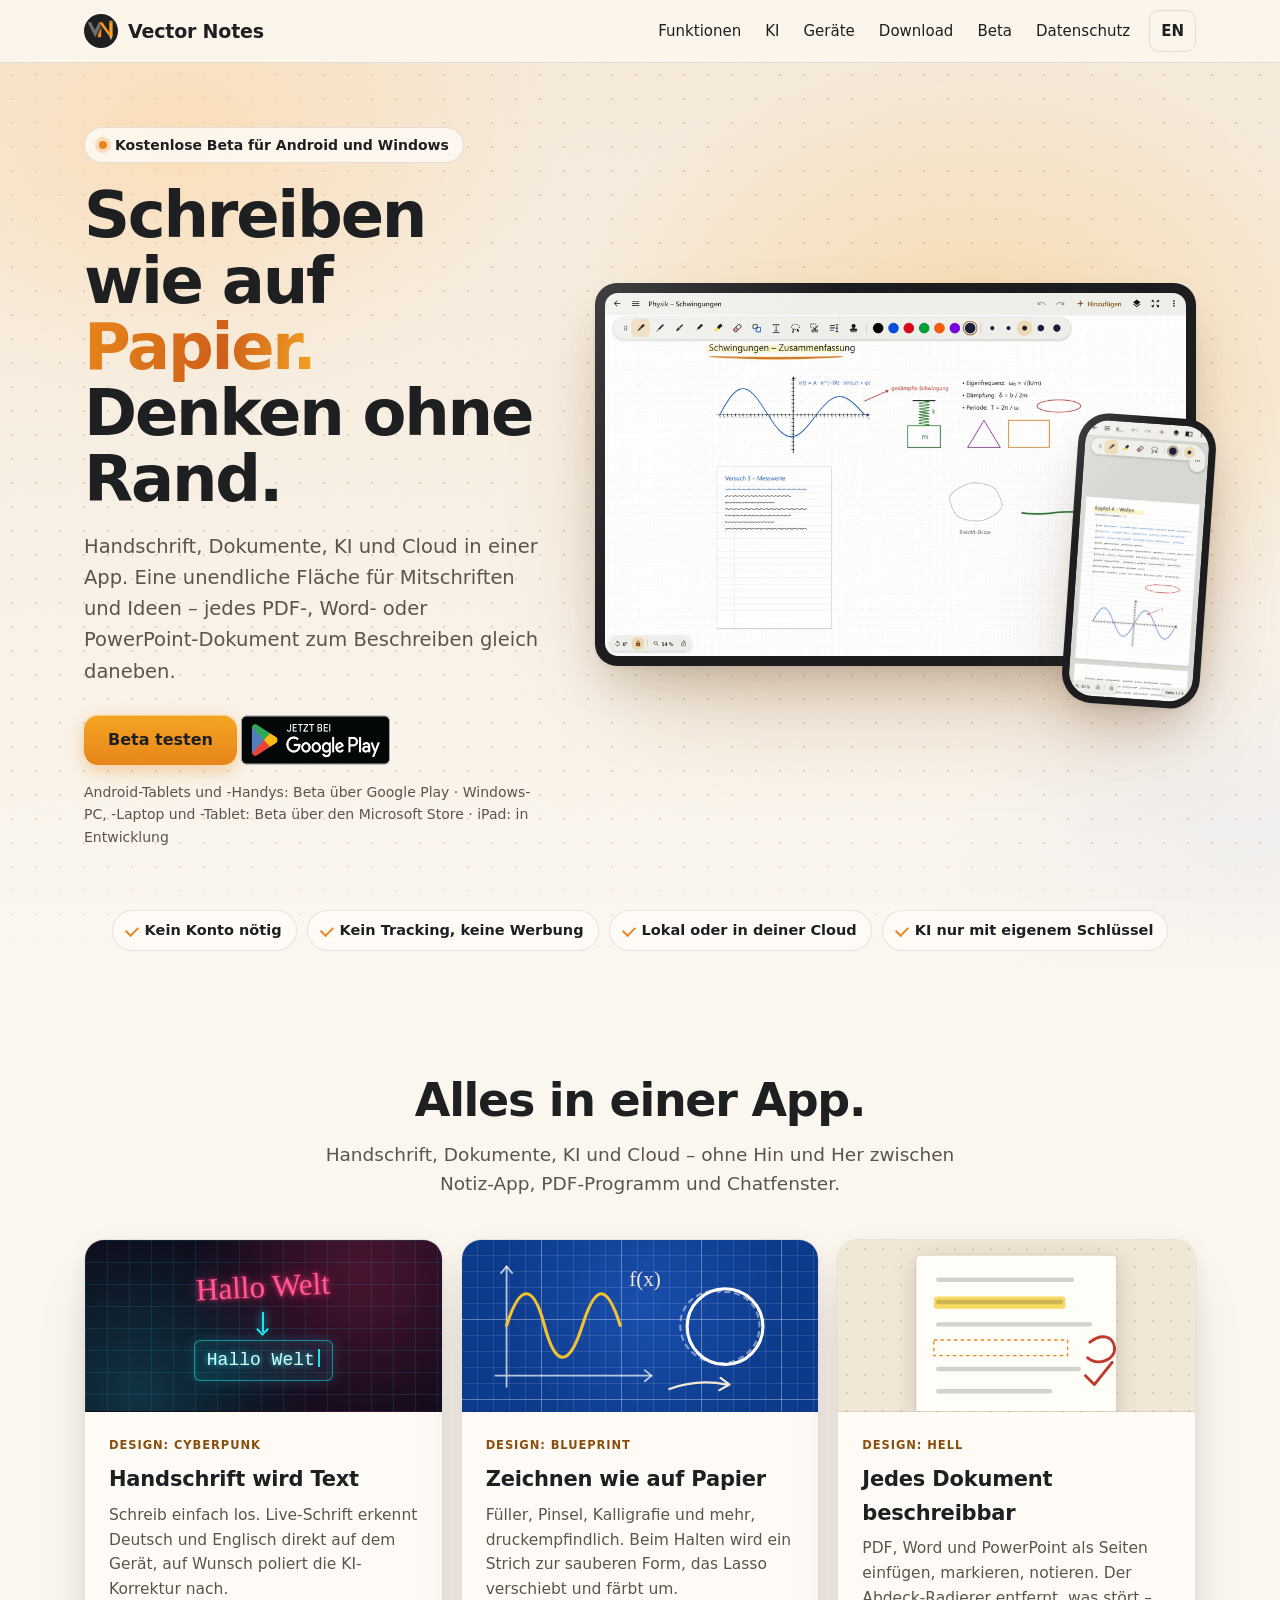
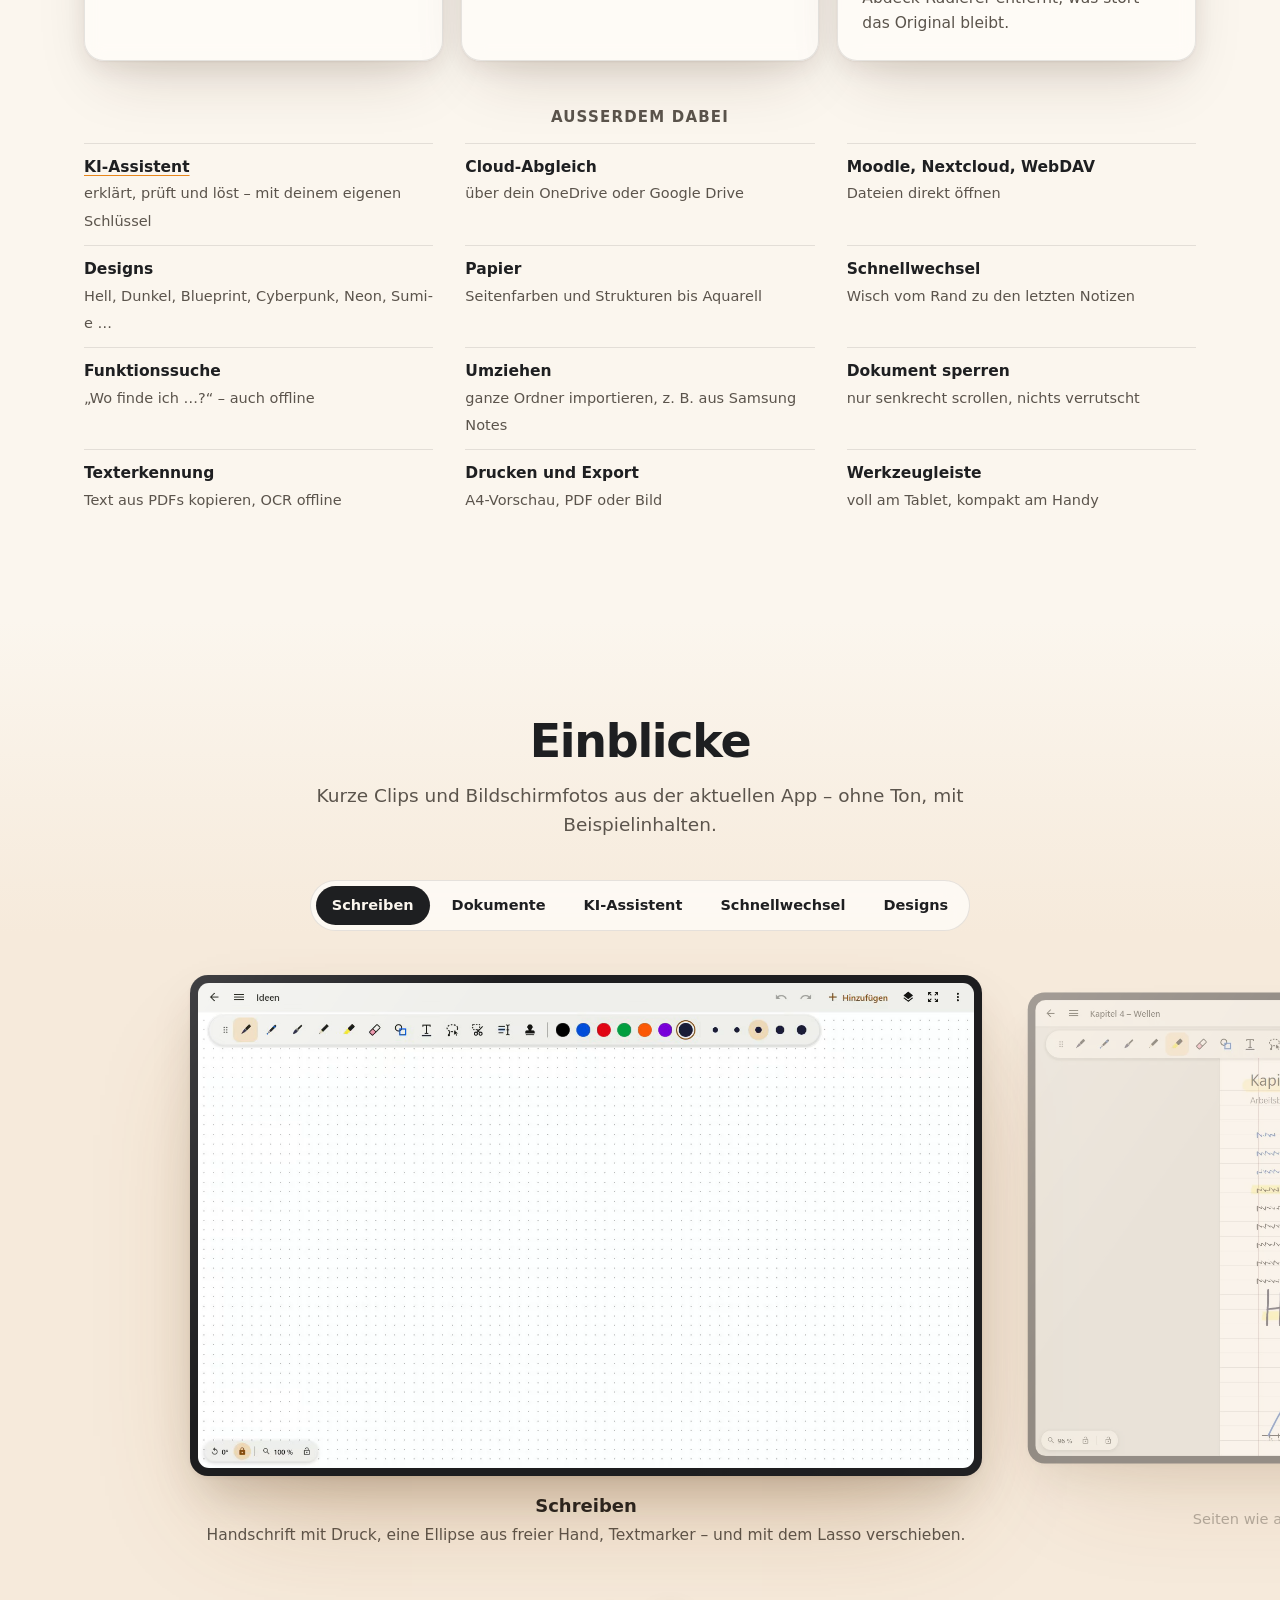
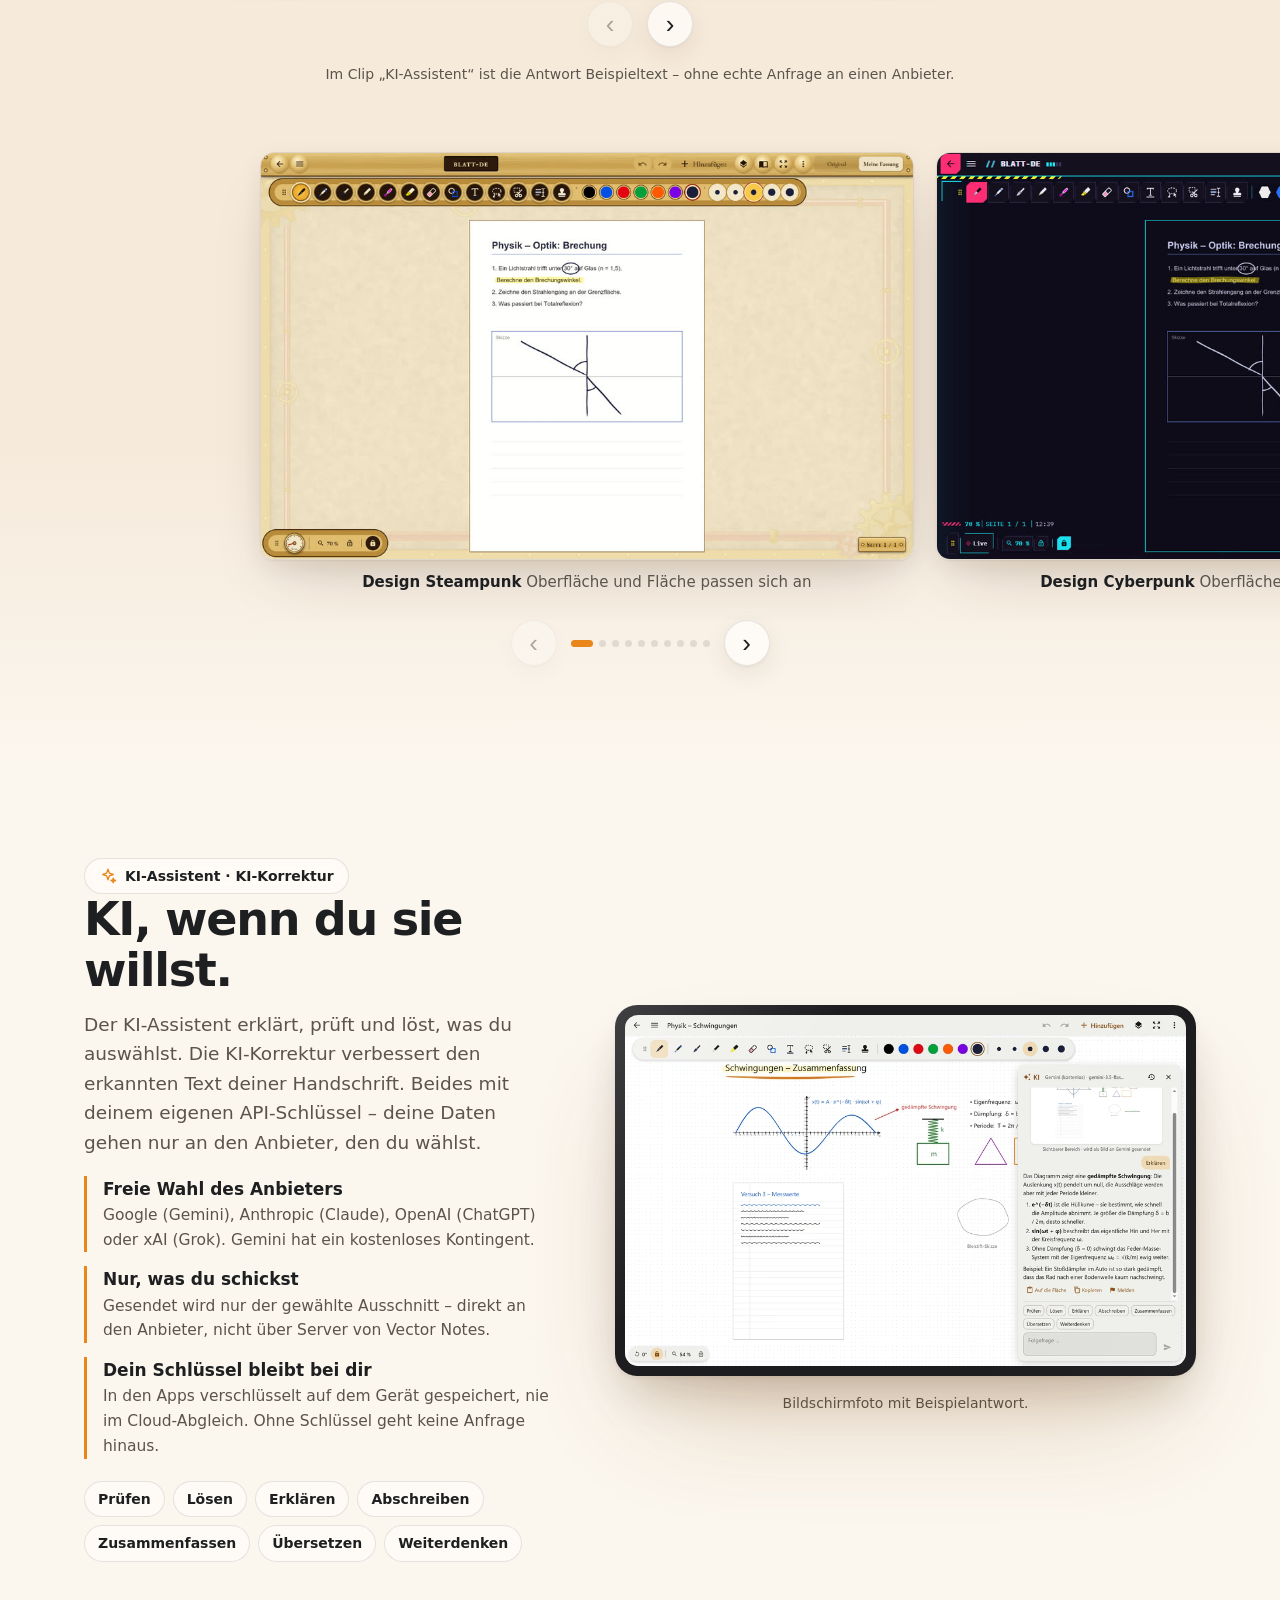
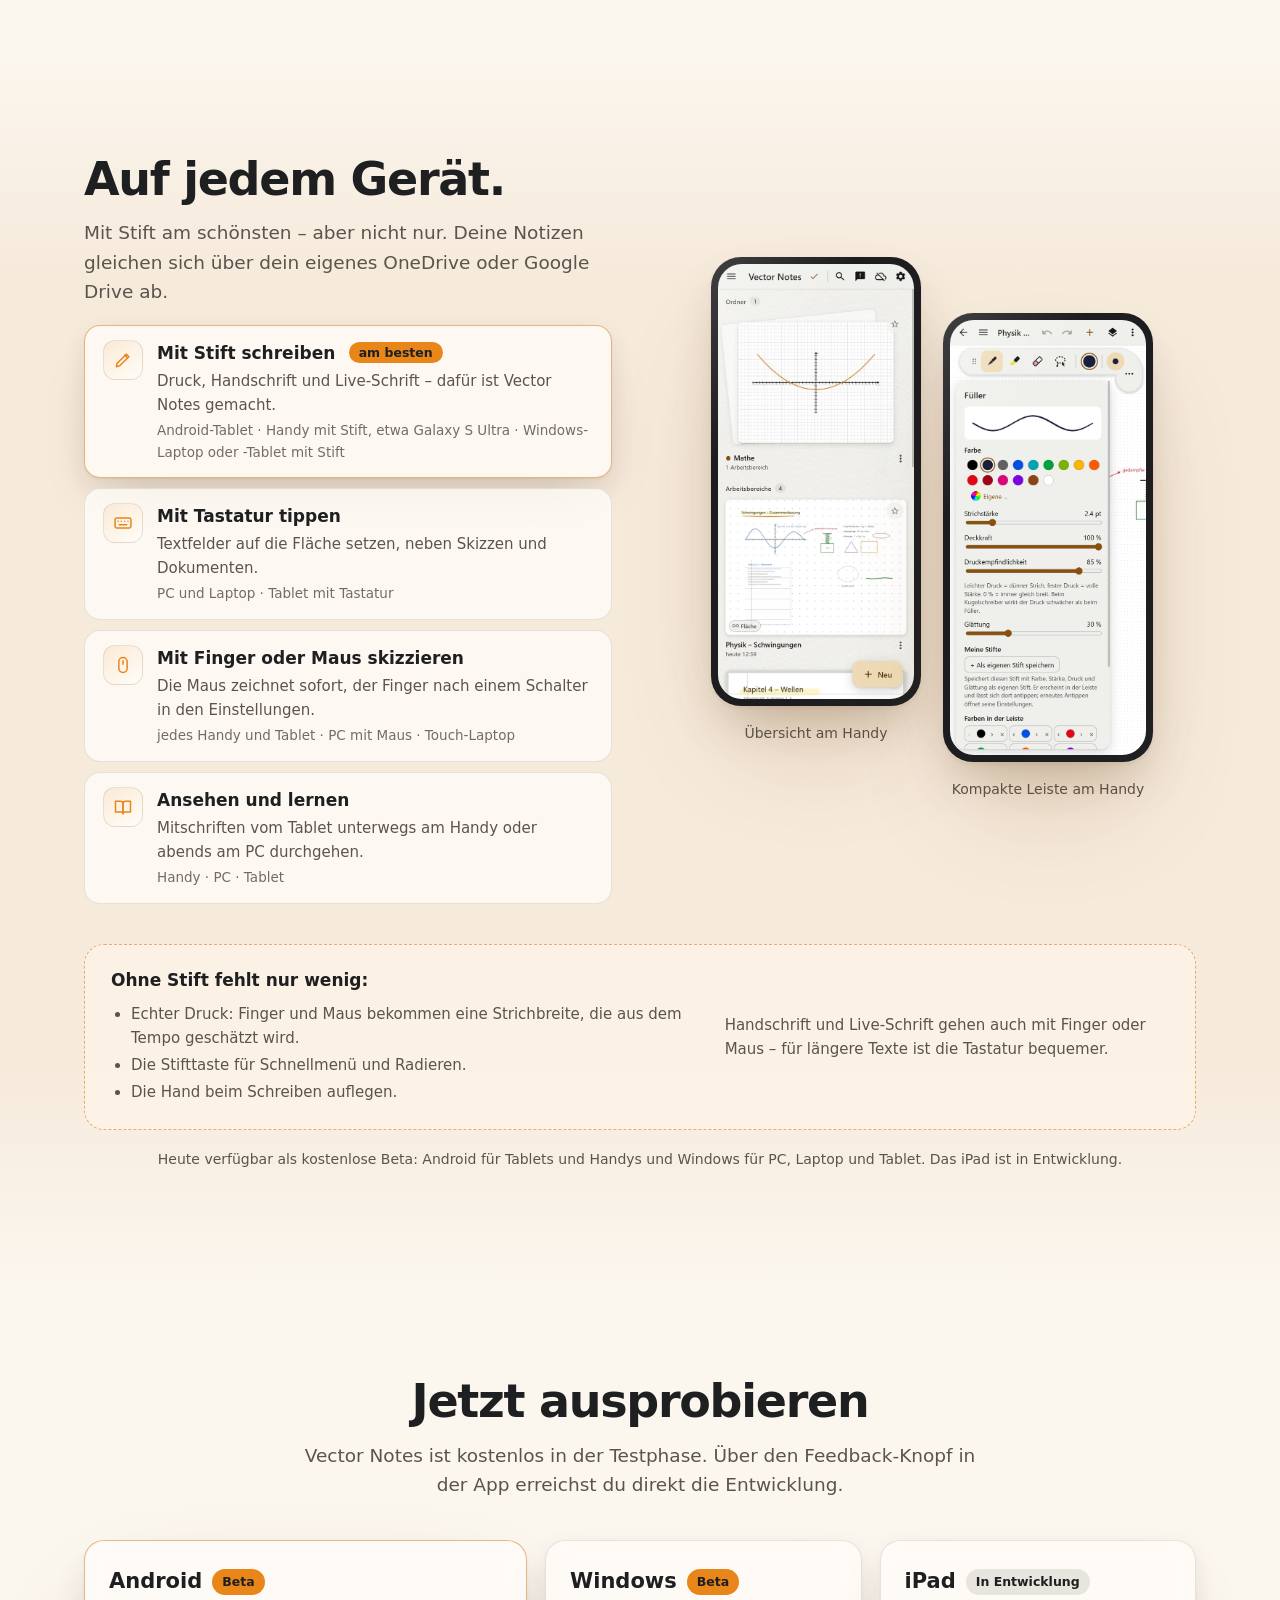
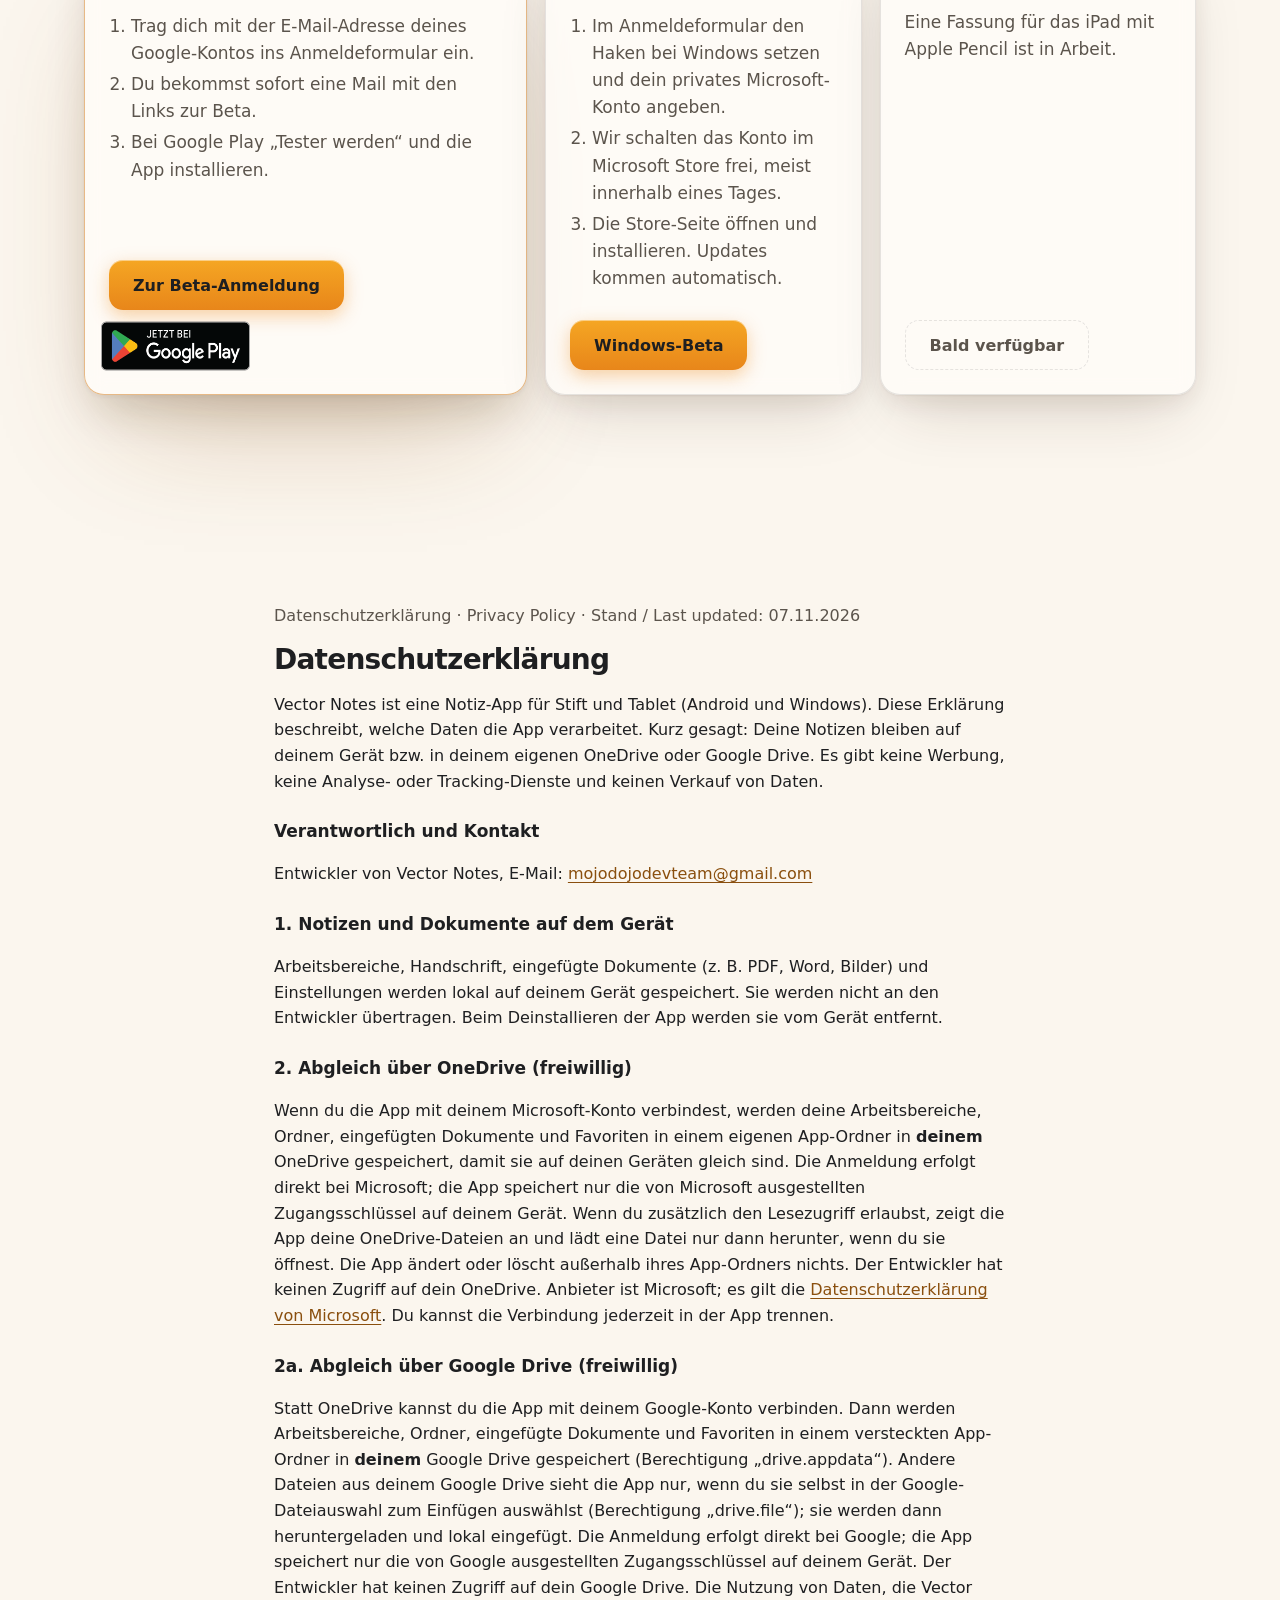
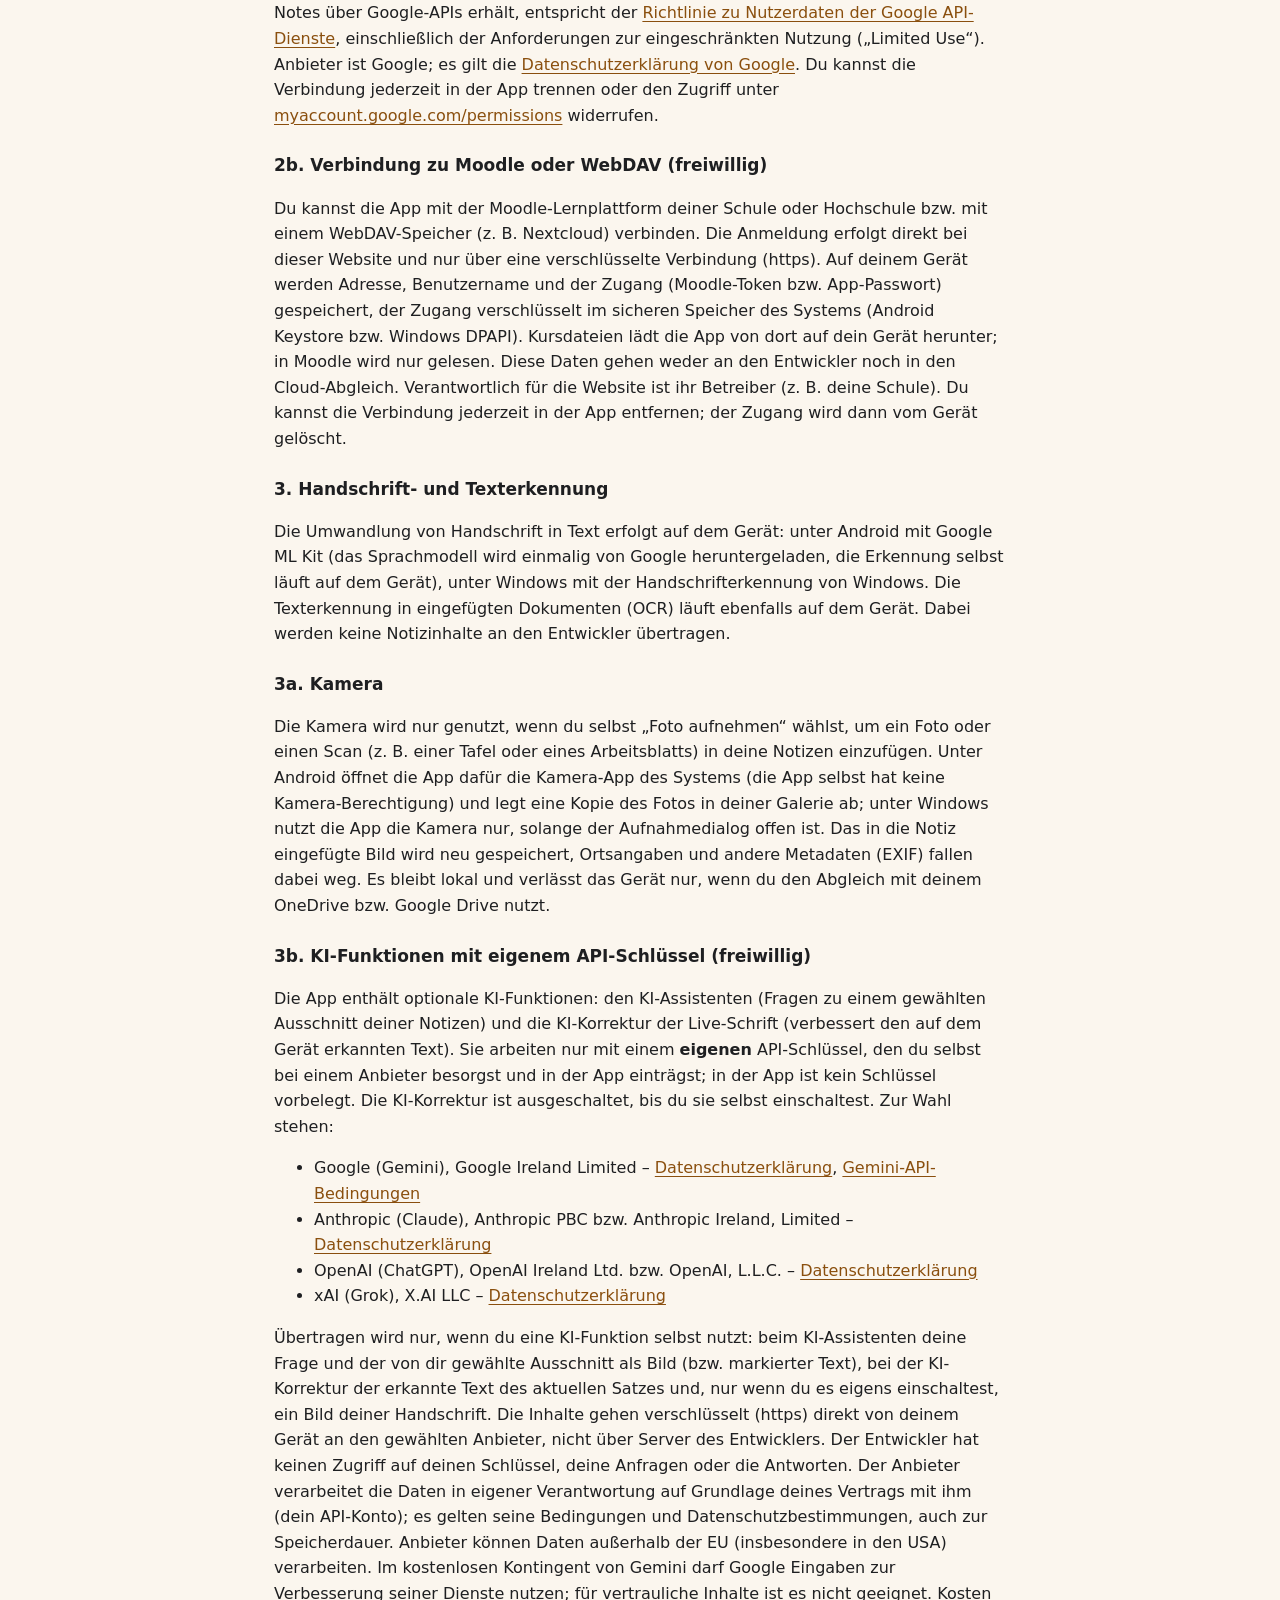
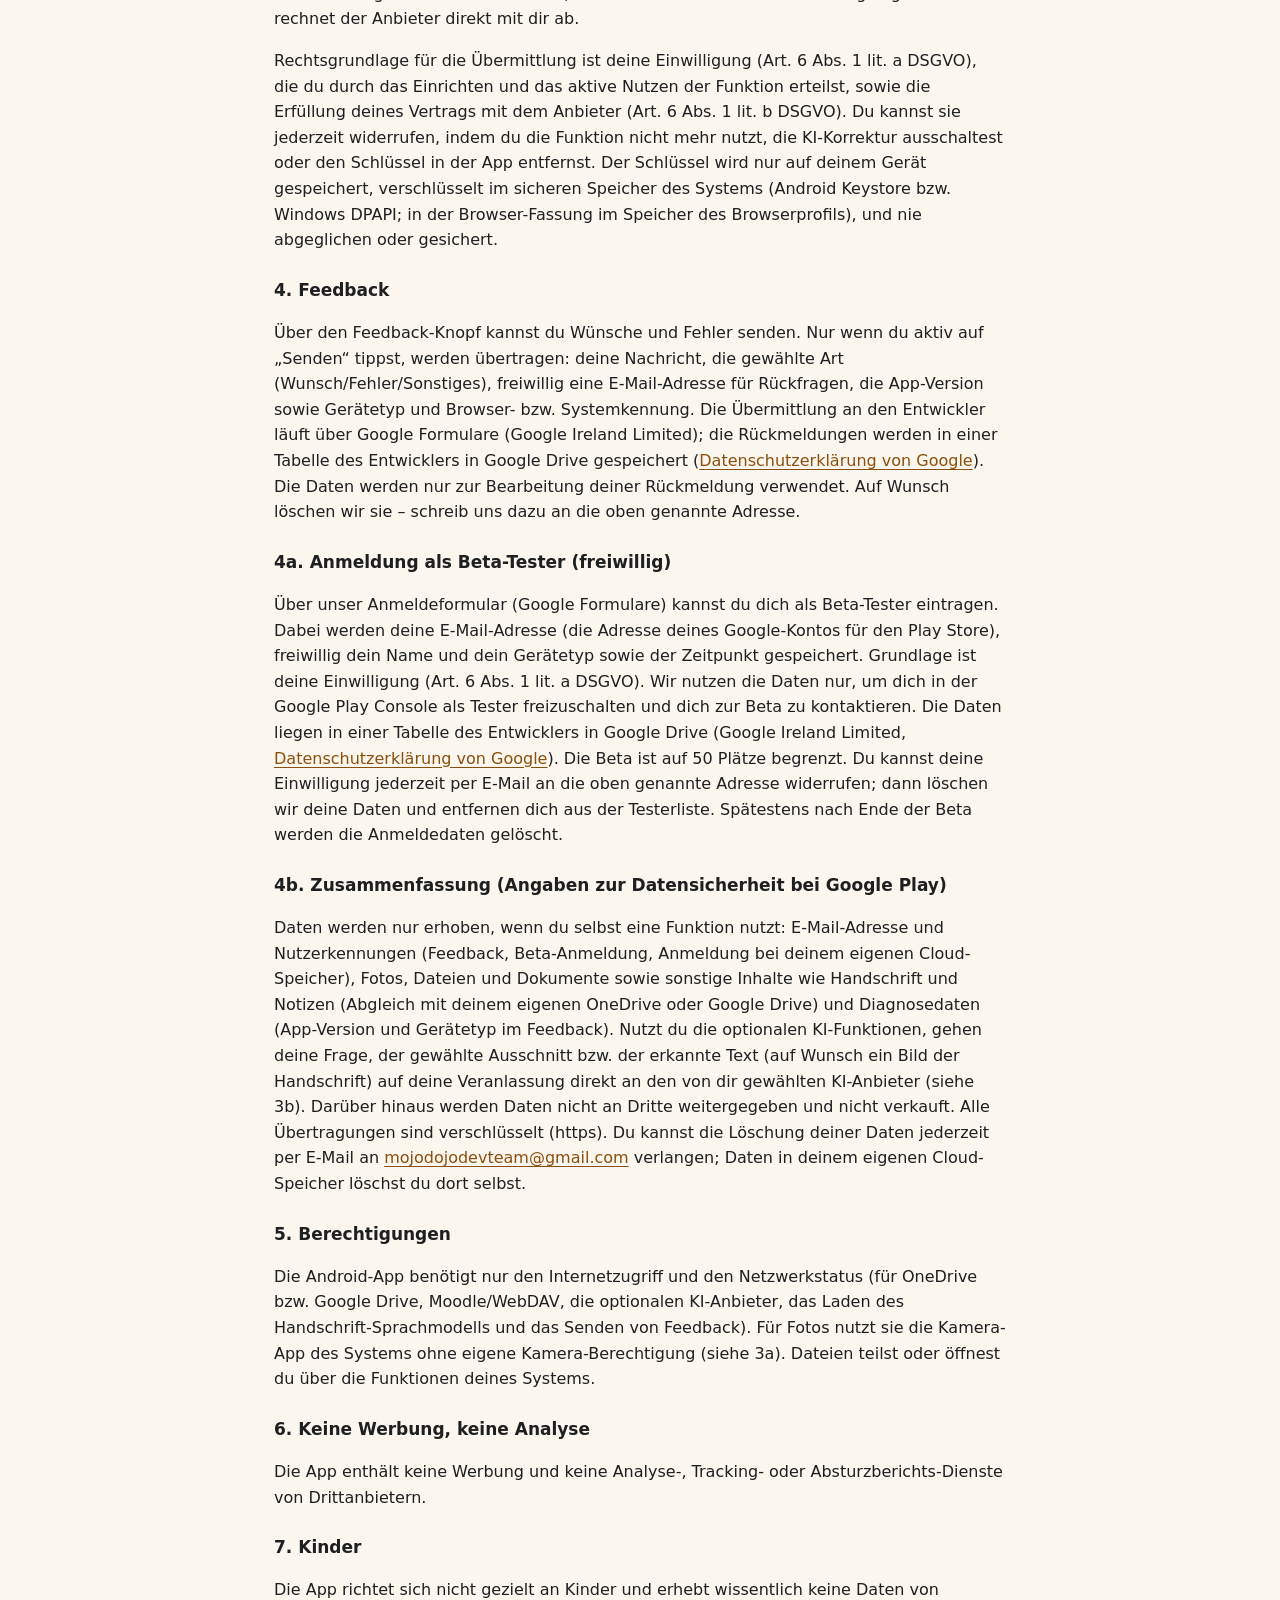
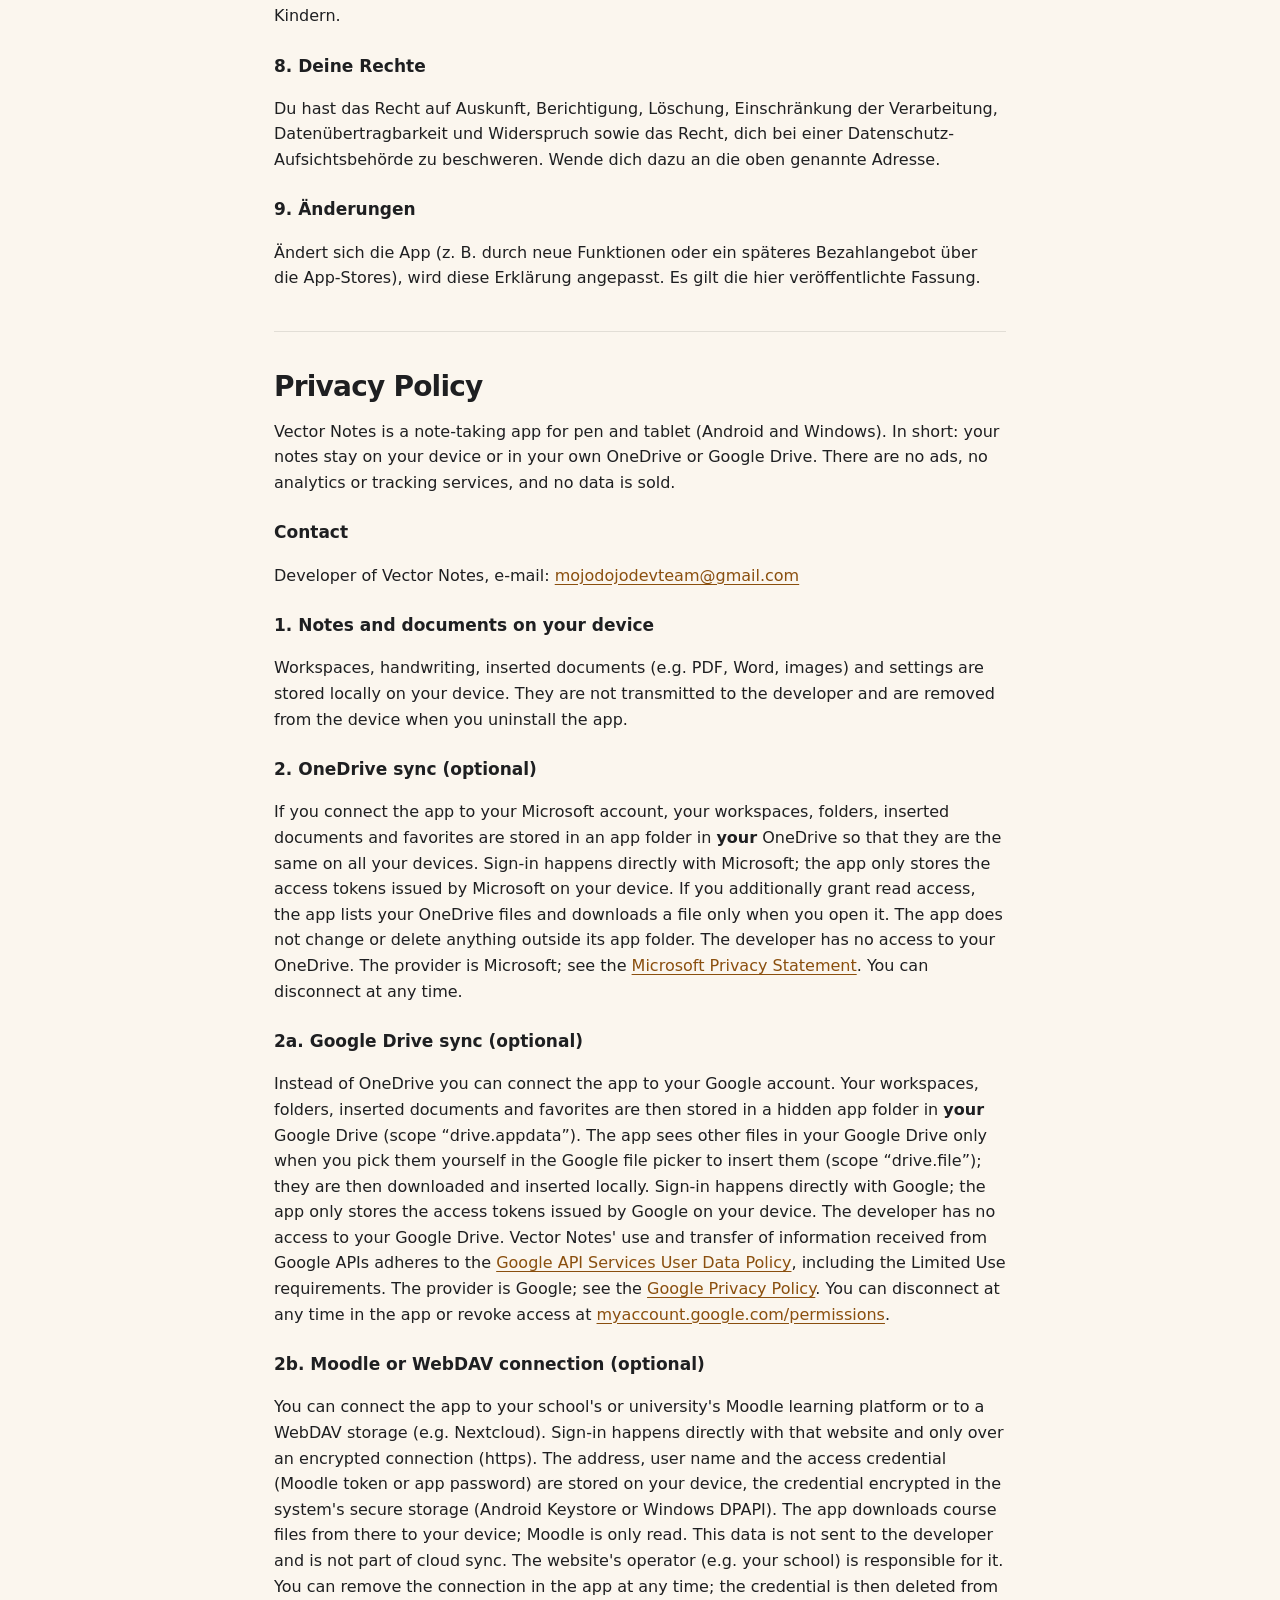
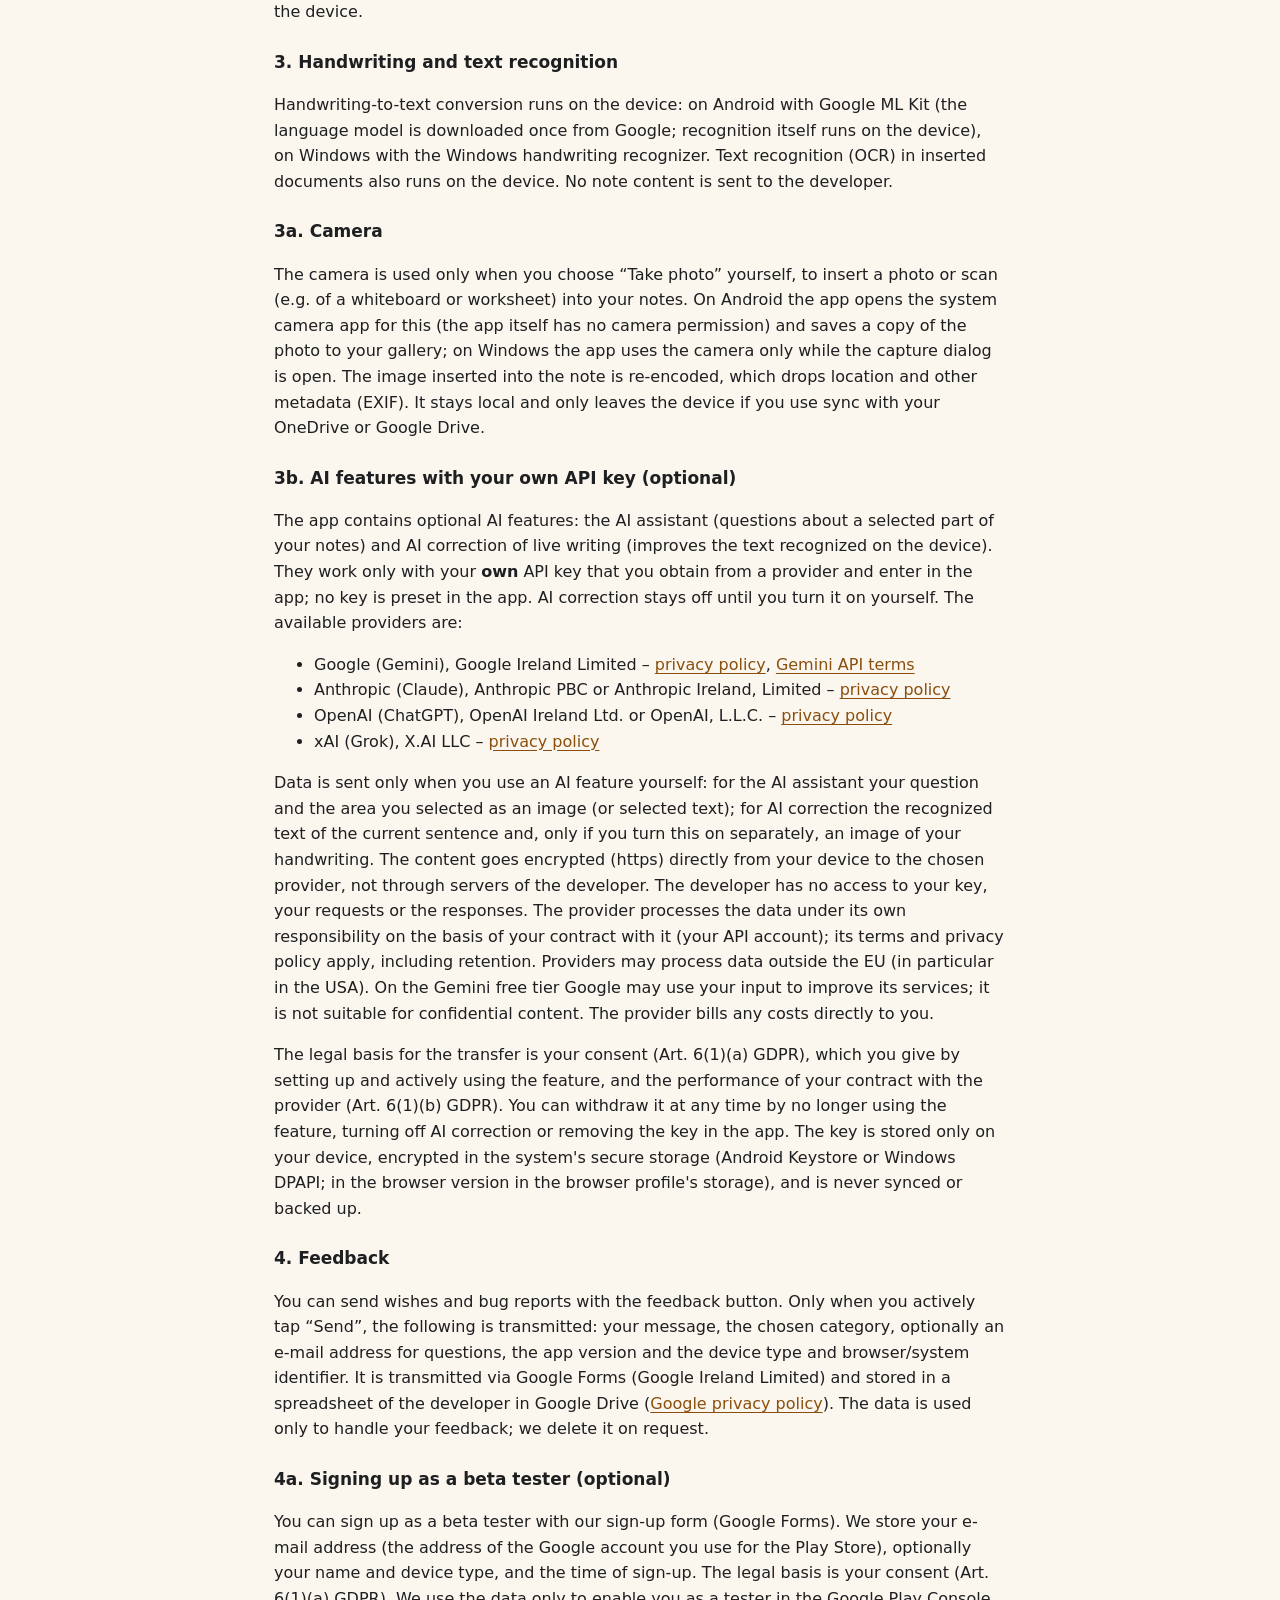
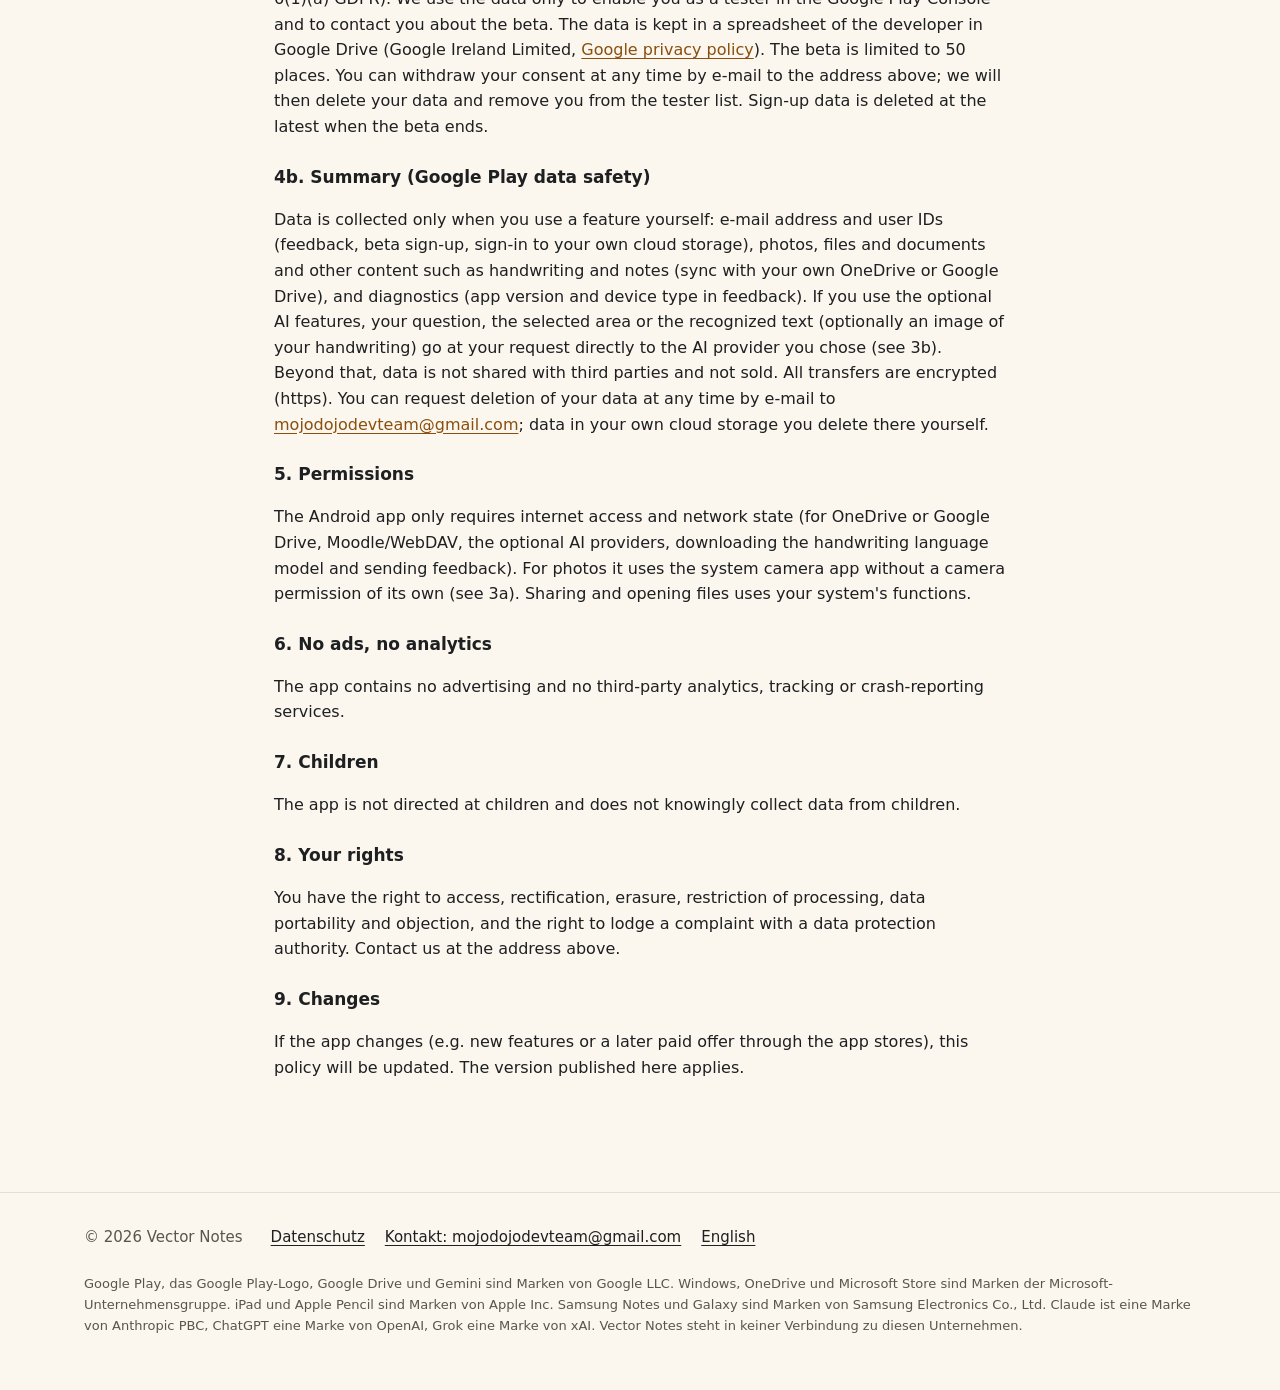
<file: index.html>
<!doctype html>
<html lang="de">
<head>
<meta charset="utf-8">
<meta name="viewport" content="width=device-width, initial-scale=1">
<title>Vector Notes – Handschrift-Notizen für Tablet und Stift (kostenlose Beta)</title>
<meta name="description" content="Vector Notes: Handschrift, Dokumente, KI und Cloud in einer App. Unendliche Fläche, PDFs beschreiben, Handschrift live zu Text, KI mit eigenem Schlüssel. Ohne Konto, ohne Tracking. Kostenlose Beta für Android und Windows.">
<meta name="robots" content="index,follow">
<link rel="canonical" href="https://vectornotes.de/">
<link rel="alternate" hreflang="de" href="https://vectornotes.de/">
<link rel="alternate" hreflang="en" href="https://vectornotes.de/en/">
<link rel="alternate" hreflang="x-default" href="https://vectornotes.de/">
<meta name="theme-color" content="#fbf3e8" media="(prefers-color-scheme: light)">
<meta name="theme-color" content="#121110" media="(prefers-color-scheme: dark)">
<link rel="icon" href="/favicon.svg" type="image/svg+xml">
<link rel="icon" href="/img/icon-192.png" type="image/png" sizes="192x192">
<link rel="apple-touch-icon" href="/img/apple-touch-icon.png">
<meta property="og:type" content="website">
<meta property="og:site_name" content="Vector Notes">
<meta property="og:title" content="Vector Notes – Handschrift-Notizen für Tablet und Stift (kostenlose Beta)">
<meta property="og:description" content="Vector Notes: Handschrift, Dokumente, KI und Cloud in einer App. Unendliche Fläche, PDFs beschreiben, Handschrift live zu Text, KI mit eigenem Schlüssel. Ohne Konto, ohne Tracking. Kostenlose Beta für Android und Windows.">
<meta property="og:url" content="https://vectornotes.de/">
<meta property="og:image" content="https://vectornotes.de/img/og-de.jpg">
<meta property="og:image:width" content="1024">
<meta property="og:image:height" content="500">
<meta property="og:locale" content="de_DE">
<meta name="twitter:card" content="summary_large_image">
<link rel="stylesheet" href="/assets/site.css?v=6">
<script>document.documentElement.classList.add('js')</script>
</head>
<body>
<a class="skip" href="#inhalt">Zum Inhalt springen</a>
<header class="kopf"><div class="wrap">
<a class="marke" href="/"><img src="/favicon.svg" width="34" height="34" alt="">Vector Notes</a>
<nav aria-label="Hauptmenü"><a class="weg" href="/#alles">Funktionen</a><a class="weg" href="/#ki">KI</a><a class="weg" href="/#geraete">Geräte</a><a class="weg" href="/#plattformen">Download</a><a class="weg beta-nav" href="/beta/">Beta</a><a class="weg2" href="/datenschutz/">Datenschutz</a><a class="sprache" href="/en/" hreflang="en" lang="en" title="English">EN</a></nav>
</div></header>
<main id="inhalt">
<section class="hero"><div class="licht" aria-hidden="true"></div><div class="wrap hero-raster">
<div class="hero-text">
<span class="beta-chip">Kostenlose Beta für Android und Windows</span>
<h1>Schreiben wie auf <em>Papier.</em> Denken ohne Rand.</h1>
<p class="lead">Handschrift, Dokumente, KI und Cloud in einer App. Eine unendliche Fläche für Mitschriften und Ideen – jedes PDF-, Word- oder PowerPoint-Dokument zum Beschreiben gleich daneben.</p>
<div class="aktionen">
<a class="knopf haupt" href="/beta/">Beta testen</a>
<a class="badge-play" href="https://play.google.com/apps/testing/app.vectornotes" rel="noopener"><img src="/img/google-play-de.png" width="646" height="250" alt="Jetzt bei Google Play"></a>
</div>
<p class="klein">Android-Tablets und -Handys: Beta über Google Play · Windows-PC, -Laptop und -Tablet: Beta über den Microsoft Store · iPad: in Entwicklung</p>
</div>
<div class="hero-buehne" data-tilt>
<div class="geraet tablet"><picture>
<source media="(prefers-color-scheme: dark)" type="image/avif" srcset="/img/dunkel-de-960.avif?v=5 960w, /img/dunkel-de-1600.avif?v=5 1600w" sizes="(max-width: 900px) 100vw, 680px">
<source media="(prefers-color-scheme: dark)" type="image/webp" srcset="/img/dunkel-de-960.webp?v=5 960w, /img/dunkel-de-1600.webp?v=5 1600w" sizes="(max-width: 900px) 100vw, 680px">
<source type="image/avif" srcset="/img/hell-de-960.avif?v=5 960w, /img/hell-de-1600.avif?v=5 1600w" sizes="(max-width: 900px) 100vw, 680px">
<source type="image/webp" srcset="/img/hell-de-960.webp?v=5 960w, /img/hell-de-1600.webp?v=5 1600w" sizes="(max-width: 900px) 100vw, 680px">
<img src="/img/hell-de-960.jpg?v=5" width="2880" height="1800" alt="Vector Notes auf einem Tablet: Arbeitsbereich „Physik – Schwingungen“ mit Formeln, Diagramm, Formen und einem linierten Blatt" fetchpriority="high">
</picture></div>
<div class="geraet handy"><picture><source type="image/avif" srcset="/img/handy-dokument-de-540.avif?v=5 540w" sizes="150px"><source type="image/webp" srcset="/img/handy-dokument-de-540.webp?v=5 540w" sizes="150px"><img src="/img/handy-dokument-de-540.jpg?v=5" srcset="/img/handy-dokument-de-540.jpg?v=5 540w" sizes="150px" width="1082" height="2402" alt="Vector Notes auf einem Handy: ein Dokument mit Handschrift und kompakter Werkzeugleiste" fetchpriority="high" decoding="async"></picture></div>
</div>
</div>
<ul class="vertrauen wrap" role="list"><li>Kein Konto nötig</li><li>Kein Tracking, keine Werbung</li><li>Lokal oder in deiner Cloud</li><li>KI nur mit eigenem Schlüssel</li></ul>
</section>

<section class="block" id="alles" aria-labelledby="h-alles"><div class="wrap">
<div class="kopfzeile r"><h2 id="h-alles">Alles in einer App.</h2><p class="einleitung">Handschrift, Dokumente, KI und Cloud – ohne Hin und Her zwischen Notiz-App, PDF-Programm und Chatfenster.</p></div>
<div class="highlights"><article class="hl r" style="--i:0"><div class="hl-bild cyber" aria-hidden="true"><span class="cy-hand">Hallo Welt</span><span class="cy-pfeil"></span><span class="cy-text">Hallo Welt<i></i></span></div><div class="hl-text"><span class="hl-thema">Design: Cyberpunk</span><h3>Handschrift wird Text</h3><p>Schreib einfach los. Live-Schrift erkennt Deutsch und Englisch direkt auf dem Gerät, auf Wunsch poliert die KI-Korrektur nach.</p></div></article><article class="hl r" style="--i:1"><div class="hl-bild blueprint" aria-hidden="true"><svg class="bp-zeichnung" viewBox="0 0 320 150" aria-hidden="true"><g class="bp-achsen"><path d="M30 120H170M40 130V22"/><path d="M164 115l6 5-6 5M35 28l5-6 5 6"/></g><path class="bp-kurve" d="M40 75c12-38 24-38 34 0s22 38 34 0 22-38 34 0"/><path class="bp-frei" d="M232 44c-24-2-38 16-36 34 2 22 24 34 44 30 20-5 30-22 26-40-4-16-18-25-36-23"/><circle class="bp-form" cx="236" cy="76" r="34"/><path class="bp-pfeil" d="M186 132c16-6 32-8 52-4M232 122l8 6-9 5"/><text class="bp-text" x="150" y="40">f(x)</text></svg></div><div class="hl-text"><span class="hl-thema">Design: Blueprint</span><h3>Zeichnen wie auf Papier</h3><p>Füller, Pinsel, Kalligrafie und mehr, druckempfindlich. Beim Halten wird ein Strich zur sauberen Form, das Lasso verschiebt und färbt um.</p></div></article><article class="hl r" style="--i:2"><div class="hl-bild papier" aria-hidden="true"><svg class="dok-zeichnung" viewBox="0 0 320 150" aria-hidden="true"><rect class="dok-blatt" x="70" y="12" width="180" height="150" rx="4"/><rect class="dok-marker" x="86" y="49" width="118" height="11" rx="3"/><g class="dok-zeilen"><path d="M90 34h120M90 54h110M90 74h136M90 94h96M90 114h126M90 134h100"/></g><path class="dok-weg" d="M86 88h120v14H86z"/><path class="dok-tinte" d="M226 90c10-8 20-6 22 4 2 12-16 18-24 10"/><path class="dok-tinte" d="M222 120l8 8 16-20"/></svg></div><div class="hl-text"><span class="hl-thema">Design: Hell</span><h3>Jedes Dokument beschreibbar</h3><p>PDF, Word und PowerPoint als Seiten einfügen, markieren, notieren. Der Abdeck-Radierer entfernt, was stört – das Original bleibt.</p></div></article></div>
<div class="mehr-block r" id="funktionen"><h3>Außerdem dabei</h3><ul class="mehr" role="list"><li><b><a href="#ki">KI-Assistent</a></b><span>erklärt, prüft und löst – mit deinem eigenen Schlüssel</span></li><li><b>Cloud-Abgleich</b><span>über dein OneDrive oder Google Drive</span></li><li><b>Moodle, Nextcloud, WebDAV</b><span>Dateien direkt öffnen</span></li><li><b>Designs</b><span>Hell, Dunkel, Blueprint, Cyberpunk, Neon, Sumi-e …</span></li><li><b>Papier</b><span>Seitenfarben und Strukturen bis Aquarell</span></li><li><b>Schnellwechsel</b><span>Wisch vom Rand zu den letzten Notizen</span></li><li><b>Funktionssuche</b><span>„Wo finde ich …?“ – auch offline</span></li><li><b>Umziehen</b><span>ganze Ordner importieren, z. B. aus Samsung Notes</span></li><li><b>Dokument sperren</b><span>nur senkrecht scrollen, nichts verrutscht</span></li><li><b>Texterkennung</b><span>Text aus PDFs kopieren, OCR offline</span></li><li><b>Drucken und Export</b><span>A4-Vorschau, PDF oder Bild</span></li><li><b>Werkzeugleiste</b><span>voll am Tablet, kompakt am Handy</span></li></ul></div>
</div></section>

<section class="block farbig" id="einblicke" aria-labelledby="h-videos"><div class="wrap">
<div class="kopfzeile r"><h2 id="h-videos">Einblicke</h2><p class="einleitung">Kurze Clips und Bildschirmfotos aus der aktuellen App – ohne Ton, mit Beispielinhalten.</p></div>
<div id="videos"><div class="karussell clips-k r" data-karussell aria-roledescription="Karussell" aria-label="So fühlt es sich an">
<div class="reiter" role="tablist"><button type="button" role="tab" aria-selected="true" data-ziel="0">Schreiben</button><button type="button" role="tab" aria-selected="false" data-ziel="1">Dokumente</button><button type="button" role="tab" aria-selected="false" data-ziel="2">KI-Assistent</button><button type="button" role="tab" aria-selected="false" data-ziel="3">Schnellwechsel</button><button type="button" role="tab" aria-selected="false" data-ziel="4">Designs</button></div>
<div class="spur" tabindex="0">
<figure class="folie clip" role="group" aria-roledescription="Folie" aria-label="Bild 1 von 5: Schreiben">
<div class="geraet tablet klein"><video muted loop playsinline preload="none" width="1440" height="900" poster="/video/schreiben-de.webp?v=5" data-auto aria-label="Schreiben">
<source src="/video/schreiben-de.mp4?v=5" type="video/mp4; codecs=avc1.640028"><source src="/video/schreiben-de.webm?v=5" type="video/webm; codecs=vp9"></video></div>
<figcaption><b>Schreiben</b><span>Handschrift mit Druck, eine Ellipse aus freier Hand, Textmarker – und mit dem Lasso verschieben.</span></figcaption></figure>
<figure class="folie clip" role="group" aria-roledescription="Folie" aria-label="Bild 2 von 5: Dokumente">
<div class="geraet tablet klein"><video muted loop playsinline preload="none" width="1440" height="900" data-poster="/video/dokument-de.webp?v=5" data-auto aria-label="Dokumente">
<source src="/video/dokument-de.mp4?v=5" type="video/mp4; codecs=avc1.640028"><source src="/video/dokument-de.webm?v=5" type="video/webm; codecs=vp9"></video></div>
<figcaption><b>Dokumente</b><span>Seiten wie auf Papier: markieren, notieren, hervorheben.</span></figcaption></figure>
<figure class="folie clip" role="group" aria-roledescription="Folie" aria-label="Bild 3 von 5: KI-Assistent">
<div class="geraet tablet klein"><video muted loop playsinline preload="none" width="1440" height="900" data-poster="/video/ki-de.webp?v=5" data-auto aria-label="KI-Assistent">
<source src="/video/ki-de.mp4?v=5" type="video/mp4; codecs=avc1.640028"><source src="/video/ki-de.webm?v=5" type="video/webm; codecs=vp9"></video></div>
<figcaption><b>KI-Assistent</b><span>Sichtbaren Bereich an die KI geben, „Erklären“ tippen – die Antwort erscheint live in der Seitenleiste.</span></figcaption></figure>
<figure class="folie clip" role="group" aria-roledescription="Folie" aria-label="Bild 4 von 5: Schnellwechsel">
<div class="geraet tablet klein"><video muted loop playsinline preload="none" width="1440" height="900" data-poster="/video/schnell-de.webp?v=5" data-auto aria-label="Schnellwechsel">
<source src="/video/schnell-de.mp4?v=5" type="video/mp4; codecs=avc1.640028"><source src="/video/schnell-de.webm?v=5" type="video/webm; codecs=vp9"></video></div>
<figcaption><b>Schnellwechsel</b><span>Vom Rand wischen: die zuletzt benutzten Notizen als Vorschaubilder, ein Tipp wechselt.</span></figcaption></figure>
<figure class="folie clip" role="group" aria-roledescription="Folie" aria-label="Bild 5 von 5: Designs">
<div class="geraet tablet klein"><video muted loop playsinline preload="none" width="1440" height="900" data-poster="/video/designs-de.webp?v=5" data-auto aria-label="Designs">
<source src="/video/designs-de.mp4?v=5" type="video/mp4; codecs=avc1.640028"><source src="/video/designs-de.webm?v=5" type="video/webm; codecs=vp9"></video></div>
<figcaption><b>Designs</b><span>Hell, Dunkel, Zeichentisch, Sumi-e und Cyberpunk – die Fläche passt sich an.</span></figcaption></figure>
</div>
<div class="steuer"><button type="button" class="pfeil" data-schritt="-1" aria-label="Zurück">‹</button><button type="button" class="pfeil" data-schritt="1" aria-label="Weiter">›</button></div>
</div>
<p class="klein mitte">Im Clip „KI-Assistent“ ist die Antwort Beispieltext – ohne echte Anfrage an einen Anbieter.</p></div>
<div class="karussell bilder-k r" id="galerie" data-karussell aria-roledescription="Karussell" aria-label="Bildschirmfotos">
<div class="spur" tabindex="0">
<figure class="folie" role="group" aria-label="Bild 1 von 10"><picture><img src="/img/design-steampunk-de-960.jpg?v=1" srcset="/img/design-steampunk-de-960.jpg?v=1 960w, /img/design-steampunk-de-1440.jpg?v=1 1440w" sizes="(max-width: 760px) 88vw, 760px" width="1440" height="900" alt="Arbeitsblatt im Design Steampunk: Handschrift, Textmarker und Skizze" loading="lazy" decoding="async"></picture><figcaption><b>Design Steampunk</b> Oberfläche und Fläche passen sich an</figcaption></figure>
<figure class="folie" role="group" aria-label="Bild 2 von 10"><picture><img src="/img/design-cyberpunk-de-960.jpg?v=1" srcset="/img/design-cyberpunk-de-960.jpg?v=1 960w, /img/design-cyberpunk-de-1440.jpg?v=1 1440w" sizes="(max-width: 760px) 88vw, 760px" width="1440" height="900" alt="Arbeitsblatt im Design Cyberpunk: Handschrift, Textmarker und Skizze" loading="lazy" decoding="async"></picture><figcaption><b>Design Cyberpunk</b> Oberfläche und Fläche passen sich an</figcaption></figure>
<figure class="folie" role="group" aria-label="Bild 3 von 10"><picture><img src="/img/design-sumie-de-960.jpg?v=1" srcset="/img/design-sumie-de-960.jpg?v=1 960w, /img/design-sumie-de-1440.jpg?v=1 1440w" sizes="(max-width: 760px) 88vw, 760px" width="1440" height="900" alt="Arbeitsblatt im Design Sumi-e: Handschrift, Textmarker und Skizze" loading="lazy" decoding="async"></picture><figcaption><b>Design Sumi-e</b> Oberfläche und Fläche passen sich an</figcaption></figure>
<figure class="folie" role="group" aria-label="Bild 4 von 10"><picture><img src="/img/design-bauhaus-de-960.jpg?v=1" srcset="/img/design-bauhaus-de-960.jpg?v=1 960w, /img/design-bauhaus-de-1440.jpg?v=1 1440w" sizes="(max-width: 760px) 88vw, 760px" width="1440" height="900" alt="Arbeitsblatt im Design Bauhaus: Handschrift, Textmarker und Skizze" loading="lazy" decoding="async"></picture><figcaption><b>Design Bauhaus</b> Oberfläche und Fläche passen sich an</figcaption></figure>
<figure class="folie" role="group" aria-label="Bild 5 von 10"><picture><source type="image/avif" srcset="/img/dokument-de-960.avif?v=5 960w, /img/dokument-de-1600.avif?v=5 1600w" sizes="(max-width: 760px) 88vw, 760px"><source type="image/webp" srcset="/img/dokument-de-960.webp?v=5 960w, /img/dokument-de-1600.webp?v=5 1600w" sizes="(max-width: 760px) 88vw, 760px"><img src="/img/dokument-de-960.jpg?v=5" srcset="/img/dokument-de-960.jpg?v=5 960w, /img/dokument-de-1600.jpg?v=5 1600w" sizes="(max-width: 760px) 88vw, 760px" width="2880" height="1800" alt="Ein Arbeitsblatt mit dem Stift bearbeitet" loading="lazy" decoding="async"></picture><figcaption><b>Arbeitsblatt</b> mit dem Stift bearbeitet</figcaption></figure>
<figure class="folie" role="group" aria-label="Bild 6 von 10"><picture><source type="image/avif" srcset="/img/uebersicht-de-960.avif?v=5 960w, /img/uebersicht-de-1600.avif?v=5 1600w" sizes="(max-width: 760px) 88vw, 760px"><source type="image/webp" srcset="/img/uebersicht-de-960.webp?v=5 960w, /img/uebersicht-de-1600.webp?v=5 1600w" sizes="(max-width: 760px) 88vw, 760px"><img src="/img/uebersicht-de-960.jpg?v=5" srcset="/img/uebersicht-de-960.jpg?v=5 960w, /img/uebersicht-de-1600.jpg?v=5 1600w" sizes="(max-width: 760px) 88vw, 760px" width="2880" height="1800" alt="Übersicht mit Ordnern und Vorschauen" loading="lazy" decoding="async"></picture><figcaption><b>Übersicht</b> mit Ordnern und Vorschauen</figcaption></figure>
<figure class="folie" role="group" aria-label="Bild 7 von 10"><picture><source type="image/avif" srcset="/img/suche-de-960.avif?v=5 960w, /img/suche-de-1600.avif?v=5 1600w" sizes="(max-width: 760px) 88vw, 760px"><source type="image/webp" srcset="/img/suche-de-960.webp?v=5 960w, /img/suche-de-1600.webp?v=5 1600w" sizes="(max-width: 760px) 88vw, 760px"><img src="/img/suche-de-960.jpg?v=5" srcset="/img/suche-de-960.jpg?v=5 960w, /img/suche-de-1600.jpg?v=5 1600w" sizes="(max-width: 760px) 88vw, 760px" width="2880" height="1800" alt="Funktionssuche mit Treffern zu „Papier“" loading="lazy" decoding="async"></picture><figcaption><b>Funktionssuche</b> versteht eigene Worte</figcaption></figure>
<figure class="folie" role="group" aria-label="Bild 8 von 10"><picture><source type="image/avif" srcset="/img/sammel-de-960.avif?v=5 960w, /img/sammel-de-1600.avif?v=5 1600w" sizes="(max-width: 760px) 88vw, 760px"><source type="image/webp" srcset="/img/sammel-de-960.webp?v=5 960w, /img/sammel-de-1600.webp?v=5 1600w" sizes="(max-width: 760px) 88vw, 760px"><img src="/img/sammel-de-960.jpg?v=5" srcset="/img/sammel-de-960.jpg?v=5 960w, /img/sammel-de-1600.jpg?v=5 1600w" sizes="(max-width: 760px) 88vw, 760px" width="2880" height="1800" alt="Dialog „Ordner oder mehrere Dateien importieren“" loading="lazy" decoding="async"></picture><figcaption><b>Umziehen</b> ganze Ordner auf einmal importieren</figcaption></figure>
<figure class="folie" role="group" aria-label="Bild 9 von 10"><picture><source type="image/avif" srcset="/img/papier-de-960.avif?v=5 960w, /img/papier-de-1600.avif?v=5 1600w" sizes="(max-width: 760px) 88vw, 760px"><source type="image/webp" srcset="/img/papier-de-960.webp?v=5 960w, /img/papier-de-1600.webp?v=5 1600w" sizes="(max-width: 760px) 88vw, 760px"><img src="/img/papier-de-960.jpg?v=5" srcset="/img/papier-de-960.jpg?v=5 960w, /img/papier-de-1600.jpg?v=5 1600w" sizes="(max-width: 760px) 88vw, 760px" width="2880" height="1800" alt="Dokument auf Aquarellpapier mit Handschrift und Diagramm" loading="lazy" decoding="async"></picture><figcaption><b>Papier mit Charakter</b> hier Aquarell</figcaption></figure>
<figure class="folie" role="group" aria-label="Bild 10 von 10"><picture><source type="image/avif" srcset="/img/werkzeug-de-960.avif?v=5 960w, /img/werkzeug-de-1600.avif?v=5 1600w" sizes="(max-width: 760px) 88vw, 760px"><source type="image/webp" srcset="/img/werkzeug-de-960.webp?v=5 960w, /img/werkzeug-de-1600.webp?v=5 1600w" sizes="(max-width: 760px) 88vw, 760px"><img src="/img/werkzeug-de-960.jpg?v=5" srcset="/img/werkzeug-de-960.jpg?v=5 960w, /img/werkzeug-de-1600.jpg?v=5 1600w" sizes="(max-width: 760px) 88vw, 760px" width="2880" height="1800" alt="Werkzeugfeld des Füllers mit Farbe, Strichstärke, Deckkraft und Druckempfindlichkeit" loading="lazy" decoding="async"></picture><figcaption><b>Werkzeugfeld</b> Farbe, Stärke, Druck, Glättung</figcaption></figure>
</div>
<div class="steuer"><button type="button" class="pfeil" data-schritt="-1" aria-label="Zurück">‹</button><span class="punkte" aria-hidden="true"></span><button type="button" class="pfeil" data-schritt="1" aria-label="Weiter">›</button></div>
</div>
</div></section>

<section class="block" id="ki" aria-labelledby="h-ki"><div class="wrap zwei ki-zwei">
<div class="r">
<span class="beta-chip ki-chip"><svg viewBox="0 0 24 24" fill="none" stroke="currentColor" stroke-width="1.8" stroke-linecap="round" stroke-linejoin="round" aria-hidden="true"><path d="M12 3l1.8 5.2L19 10l-5.2 1.8L12 17l-1.8-5.2L5 10l5.2-1.8z"/><path d="M19 15l.8 2.2L22 18l-2.2.8L19 21l-.8-2.2L16 18l2.2-.8z"/></svg>KI-Assistent · KI-Korrektur</span>
<h2 id="h-ki">KI, wenn du sie willst.</h2>
<p class="einleitung">Der KI-Assistent erklärt, prüft und löst, was du auswählst. Die KI-Korrektur verbessert den erkannten Text deiner Handschrift. Beides mit deinem eigenen API-Schlüssel – deine Daten gehen nur an den Anbieter, den du wählst.</p>
<dl class="ki-punkte"><div><dt>Freie Wahl des Anbieters</dt><dd>Google (Gemini), Anthropic (Claude), OpenAI (ChatGPT) oder xAI (Grok). Gemini hat ein kostenloses Kontingent.</dd></div><div><dt>Nur, was du schickst</dt><dd>Gesendet wird nur der gewählte Ausschnitt – direkt an den Anbieter, nicht über Server von Vector Notes.</dd></div><div><dt>Dein Schlüssel bleibt bei dir</dt><dd>In den Apps verschlüsselt auf dem Gerät gespeichert, nie im Cloud-Abgleich. Ohne Schlüssel geht keine Anfrage hinaus.</dd></div></dl>
<ul class="chips" role="list" aria-label="Schnellaktionen"><li>Prüfen</li><li>Lösen</li><li>Erklären</li><li>Abschreiben</li><li>Zusammenfassen</li><li>Übersetzen</li><li>Weiterdenken</li></ul>
</div>
<figure class="r schwebe" data-tilt><div class="geraet tablet"><picture><source type="image/avif" srcset="/img/ki-de-960.avif?v=5 960w, /img/ki-de-1600.avif?v=5 1600w" sizes="(max-width: 900px) 100vw, 620px"><source type="image/webp" srcset="/img/ki-de-960.webp?v=5 960w, /img/ki-de-1600.webp?v=5 1600w" sizes="(max-width: 900px) 100vw, 620px"><img src="/img/ki-de-960.jpg?v=5" srcset="/img/ki-de-960.jpg?v=5 960w, /img/ki-de-1600.jpg?v=5 1600w" sizes="(max-width: 900px) 100vw, 620px" width="2880" height="1800" alt="KI-Seitenleiste neben den Notizen: Antwort auf „Erklären“ zur gedämpften Schwingung" loading="lazy" decoding="async"></picture></div><figcaption class="klein">Bildschirmfoto mit Beispielantwort.</figcaption></figure>
</div></section>

<section class="block farbig" id="geraete" aria-labelledby="h-ger"><div class="wrap zwei geraete-zwei">
<div class="r">
<h2 id="h-ger">Auf jedem Gerät.</h2>
<p class="einleitung">Mit Stift am schönsten – aber nicht nur. Deine Notizen gleichen sich über dein eigenes OneDrive oder Google Drive ab.</p>
<ul class="nutzung" role="list" aria-label="So kannst du Vector Notes nutzen"><li class="beste"><svg viewBox="0 0 24 24" fill="none" stroke="currentColor" stroke-width="1.8" stroke-linecap="round" stroke-linejoin="round" aria-hidden="true"><path d="M4 20l4-1 11-11-3-3L5 16l-1 4z"/><path d="M14 6l3 3"/></svg><div><b>Mit Stift schreiben</b> <span class="status an">am besten</span><p>Druck, Handschrift und Live-Schrift – dafür ist Vector Notes gemacht.</p><small>Android-Tablet · Handy mit Stift, etwa Galaxy S Ultra · Windows-Laptop oder -Tablet mit Stift</small></div></li><li><svg viewBox="0 0 24 24" fill="none" stroke="currentColor" stroke-width="1.8" stroke-linecap="round" stroke-linejoin="round" aria-hidden="true"><rect x="2.5" y="6" width="19" height="12" rx="2"/><path d="M6 10h.01M10 10h.01M14 10h.01M18 10h.01M7.5 14h9"/></svg><div><b>Mit Tastatur tippen</b><p>Textfelder auf die Fläche setzen, neben Skizzen und Dokumenten.</p><small>PC und Laptop · Tablet mit Tastatur</small></div></li><li><svg viewBox="0 0 24 24" fill="none" stroke="currentColor" stroke-width="1.8" stroke-linecap="round" stroke-linejoin="round" aria-hidden="true"><rect x="7" y="3" width="10" height="18" rx="5"/><path d="M12 7v4"/></svg><div><b>Mit Finger oder Maus skizzieren</b><p>Die Maus zeichnet sofort, der Finger nach einem Schalter in den Einstellungen.</p><small>jedes Handy und Tablet · PC mit Maus · Touch-Laptop</small></div></li><li><svg viewBox="0 0 24 24" fill="none" stroke="currentColor" stroke-width="1.8" stroke-linecap="round" stroke-linejoin="round" aria-hidden="true"><path d="M3 5h6a3 3 0 013 3v12a2 2 0 00-2-2H3z"/><path d="M21 5h-6a3 3 0 00-3 3v12a2 2 0 012-2h7z"/></svg><div><b>Ansehen und lernen</b><p>Mitschriften vom Tablet unterwegs am Handy oder abends am PC durchgehen.</p><small>Handy · PC · Tablet</small></div></li></ul>
</div>
<div class="ger-handys r"><figure style="--i:0"><div class="geraet handy"><picture><source type="image/avif" srcset="/img/handy-uebersicht-de-540.avif?v=5 540w" sizes="(max-width: 760px) 40vw, 200px"><source type="image/webp" srcset="/img/handy-uebersicht-de-540.webp?v=5 540w" sizes="(max-width: 760px) 40vw, 200px"><img src="/img/handy-uebersicht-de-540.jpg?v=5" srcset="/img/handy-uebersicht-de-540.jpg?v=5 540w" sizes="(max-width: 760px) 40vw, 200px" width="1082" height="2402" alt="Übersicht auf dem Handy" loading="lazy" decoding="async"></picture></div><figcaption class="klein">Übersicht am Handy</figcaption></figure><figure style="--i:1"><div class="geraet handy"><picture><source type="image/avif" srcset="/img/handy-werkzeug-de-540.avif?v=5 540w" sizes="(max-width: 760px) 40vw, 200px"><source type="image/webp" srcset="/img/handy-werkzeug-de-540.webp?v=5 540w" sizes="(max-width: 760px) 40vw, 200px"><img src="/img/handy-werkzeug-de-540.jpg?v=5" srcset="/img/handy-werkzeug-de-540.jpg?v=5 540w" sizes="(max-width: 760px) 40vw, 200px" width="1082" height="2402" alt="Werkzeugfeld mit kompakter Leiste auf dem Handy" loading="lazy" decoding="async"></picture></div><figcaption class="klein">Kompakte Leiste am Handy</figcaption></figure></div>
</div>
<div class="wrap"><div class="ohne-stift r"><div><b>Ohne Stift fehlt nur wenig:</b><ul><li>Echter Druck: Finger und Maus bekommen eine Strichbreite, die aus dem Tempo geschätzt wird.</li><li>Die Stifttaste für Schnellmenü und Radieren.</li><li>Die Hand beim Schreiben auflegen.</li></ul></div><p>Handschrift und Live-Schrift gehen auch mit Finger oder Maus – für längere Texte ist die Tastatur bequemer.</p></div>
<p class="klein mitte verfuegbar">Heute verfügbar als kostenlose Beta: Android für Tablets und Handys und Windows für PC, Laptop und Tablet. Das iPad ist in Entwicklung.</p>
</div></section>

<section class="block" id="plattformen" aria-labelledby="h-p"><div class="wrap">
<div class="kopfzeile r"><h2 id="h-p">Jetzt ausprobieren</h2><p class="einleitung">Vector Notes ist kostenlos in der Testphase. Über den Feedback-Knopf in der App erreichst du direkt die Entwicklung.</p></div>
<div class="plattformen">
<article class="p haupt-p r"><h3>Android <span class="status an">Beta</span></h3>
<ol><li>Trag dich mit der E-Mail-Adresse deines Google-Kontos ins Anmeldeformular ein.</li><li>Du bekommst sofort eine Mail mit den Links zur Beta.</li><li>Bei Google Play „Tester werden“ und die App installieren.</li></ol>
<div class="aktionen"><a class="knopf haupt" href="/beta/">Zur Beta-Anmeldung</a>
<a class="badge-play" href="https://play.google.com/apps/testing/app.vectornotes" rel="noopener"><img src="/img/google-play-de.png" width="646" height="250" alt="Jetzt bei Google Play" loading="lazy"></a></div>
</article>
<article class="p r" style="--i:1"><h3>Windows <span class="status an">Beta</span></h3>
<ol><li>Im Anmeldeformular den Haken bei Windows setzen und dein privates Microsoft-Konto angeben.</li><li>Wir schalten das Konto im Microsoft Store frei, meist innerhalb eines Tages.</li><li>Die Store-Seite öffnen und installieren. Updates kommen automatisch.</li></ol>
<div class="aktionen"><a class="knopf haupt" href="/beta/#windows">Windows-Beta</a></div></article>
<article class="p r" style="--i:2"><h3>iPad <span class="status">In Entwicklung</span></h3><p>Eine Fassung für das iPad mit Apple Pencil ist in Arbeit.</p>
<div class="aktionen"><span class="knopf" aria-disabled="true">Bald verfügbar</span></div></article>
</div>
</div></section>

<section class="block" id="datenschutz" aria-labelledby="h-ds"><div class="wrap recht">
<p class="muted" id="h-ds">Datenschutzerklärung · Privacy Policy · Stand / Last updated: 07.11.2026</p>
<section id="de">
<h2>Datenschutzerklärung</h2>
<p>Vector Notes ist eine Notiz-App für Stift und Tablet (Android und Windows). Diese Erklärung beschreibt, welche Daten
die App verarbeitet. Kurz gesagt: Deine Notizen bleiben auf deinem Gerät bzw. in deinem eigenen OneDrive oder Google Drive. Es gibt
keine Werbung, keine Analyse- oder Tracking-Dienste und keinen Verkauf von Daten.</p>

<h3>Verantwortlich und Kontakt</h3>
<p>Entwickler von Vector Notes, E-Mail: <a href="mailto:mojodojodevteam@gmail.com">mojodojodevteam@gmail.com</a></p>

<h3>1. Notizen und Dokumente auf dem Gerät</h3>
<p>Arbeitsbereiche, Handschrift, eingefügte Dokumente (z. B. PDF, Word, Bilder) und Einstellungen werden lokal auf
deinem Gerät gespeichert. Sie werden nicht an den Entwickler übertragen. Beim Deinstallieren der App werden sie
vom Gerät entfernt.</p>

<h3>2. Abgleich über OneDrive (freiwillig)</h3>
<p>Wenn du die App mit deinem Microsoft-Konto verbindest, werden deine Arbeitsbereiche, Ordner, eingefügten Dokumente
und Favoriten in einem eigenen App-Ordner in <b>deinem</b> OneDrive gespeichert, damit sie auf deinen Geräten gleich
sind. Die Anmeldung erfolgt direkt bei Microsoft; die App speichert nur die von Microsoft ausgestellten Zugangsschlüssel
auf deinem Gerät. Wenn du zusätzlich den Lesezugriff erlaubst, zeigt die App deine OneDrive-Dateien an und lädt eine
Datei nur dann herunter, wenn du sie öffnest. Die App ändert oder löscht außerhalb ihres App-Ordners nichts.
Der Entwickler hat keinen Zugriff auf dein OneDrive. Anbieter ist Microsoft; es gilt die
<a href="https://privacy.microsoft.com/de-de/privacystatement">Datenschutzerklärung von Microsoft</a>.
Du kannst die Verbindung jederzeit in der App trennen.</p>

<h3>2a. Abgleich über Google Drive (freiwillig)</h3>
<p>Statt OneDrive kannst du die App mit deinem Google-Konto verbinden. Dann werden Arbeitsbereiche, Ordner, eingefügte
Dokumente und Favoriten in einem versteckten App-Ordner in <b>deinem</b> Google Drive gespeichert (Berechtigung
„drive.appdata“). Andere Dateien aus deinem Google Drive sieht die App nur, wenn du sie selbst in der Google-Dateiauswahl
zum Einfügen auswählst (Berechtigung „drive.file“); sie werden dann heruntergeladen und lokal eingefügt. Die Anmeldung
erfolgt direkt bei Google; die App speichert nur die von Google ausgestellten Zugangsschlüssel auf deinem Gerät. Der
Entwickler hat keinen Zugriff auf dein Google Drive. Die Nutzung von Daten, die Vector Notes über Google-APIs erhält,
entspricht der <a href="https://developers.google.com/terms/api-services-user-data-policy">Richtlinie zu Nutzerdaten der
Google API-Dienste</a>, einschließlich der Anforderungen zur eingeschränkten Nutzung („Limited Use“). Anbieter ist Google;
es gilt die <a href="https://policies.google.com/privacy?hl=de">Datenschutzerklärung von Google</a>. Du kannst die
Verbindung jederzeit in der App trennen oder den Zugriff unter
<a href="https://myaccount.google.com/permissions">myaccount.google.com/permissions</a> widerrufen.</p>

<h3>2b. Verbindung zu Moodle oder WebDAV (freiwillig)</h3>
<p>Du kannst die App mit der Moodle-Lernplattform deiner Schule oder Hochschule bzw. mit einem WebDAV-Speicher (z. B. Nextcloud)
verbinden. Die Anmeldung erfolgt direkt bei dieser Website und nur über eine verschlüsselte Verbindung (https). Auf deinem Gerät
werden Adresse, Benutzername und der Zugang (Moodle-Token bzw. App-Passwort) gespeichert, der Zugang verschlüsselt im sicheren
Speicher des Systems (Android Keystore bzw. Windows DPAPI). Kursdateien lädt die App von dort auf dein Gerät herunter; in Moodle
wird nur gelesen. Diese Daten gehen weder an den Entwickler noch in den Cloud-Abgleich. Verantwortlich für die Website ist ihr
Betreiber (z. B. deine Schule). Du kannst die Verbindung jederzeit in der App entfernen; der Zugang wird dann vom Gerät gelöscht.</p>

<h3>3. Handschrift- und Texterkennung</h3>
<p>Die Umwandlung von Handschrift in Text erfolgt auf dem Gerät: unter Android mit Google ML Kit (das Sprachmodell wird
einmalig von Google heruntergeladen, die Erkennung selbst läuft auf dem Gerät), unter Windows mit der
Handschrifterkennung von Windows. Die Texterkennung in eingefügten Dokumenten (OCR) läuft ebenfalls auf dem Gerät.
Dabei werden keine Notizinhalte an den Entwickler übertragen.</p>

<h3>3a. Kamera</h3>
<p>Die Kamera wird nur genutzt, wenn du selbst „Foto aufnehmen“ wählst, um ein Foto oder einen Scan (z. B. einer Tafel oder eines
Arbeitsblatts) in deine Notizen einzufügen. Unter Android öffnet die App dafür die Kamera-App des Systems (die App selbst hat keine
Kamera-Berechtigung) und legt eine Kopie des Fotos in deiner Galerie ab; unter Windows nutzt die App die Kamera nur, solange der
Aufnahmedialog offen ist. Das in die Notiz eingefügte Bild wird neu gespeichert, Ortsangaben und andere Metadaten (EXIF) fallen
dabei weg. Es bleibt lokal und verlässt das Gerät nur, wenn du den Abgleich mit deinem OneDrive bzw. Google Drive nutzt.</p>

<h3>3b. KI-Funktionen mit eigenem API-Schlüssel (freiwillig)</h3>
<p>Die App enthält optionale KI-Funktionen: den KI-Assistenten (Fragen zu einem gewählten Ausschnitt deiner Notizen) und die
KI-Korrektur der Live-Schrift (verbessert den auf dem Gerät erkannten Text). Sie arbeiten nur mit einem <b>eigenen</b> API-Schlüssel,
den du selbst bei einem Anbieter besorgst und in der App einträgst; in der App ist kein Schlüssel vorbelegt. Die KI-Korrektur ist
ausgeschaltet, bis du sie selbst einschaltest. Zur Wahl stehen:</p>
<ul>
<li>Google (Gemini), Google Ireland Limited – <a href="https://policies.google.com/privacy">Datenschutzerklärung</a>,
<a href="https://ai.google.dev/gemini-api/terms">Gemini-API-Bedingungen</a></li>
<li>Anthropic (Claude), Anthropic PBC bzw. Anthropic Ireland, Limited – <a href="https://www.anthropic.com/legal/privacy">Datenschutzerklärung</a></li>
<li>OpenAI (ChatGPT), OpenAI Ireland Ltd. bzw. OpenAI, L.L.C. – <a href="https://openai.com/policies/privacy-policy">Datenschutzerklärung</a></li>
<li>xAI (Grok), X.AI LLC – <a href="https://x.ai/legal/privacy-policy">Datenschutzerklärung</a></li>
</ul>
<p>Übertragen wird nur, wenn du eine KI-Funktion selbst nutzt: beim KI-Assistenten deine Frage und der von dir gewählte Ausschnitt
als Bild (bzw. markierter Text), bei der KI-Korrektur der erkannte Text des aktuellen Satzes und, nur wenn du es eigens einschaltest,
ein Bild deiner Handschrift. Die Inhalte gehen verschlüsselt (https) direkt von deinem Gerät an den gewählten Anbieter, nicht über
Server des Entwicklers. Der Entwickler hat keinen Zugriff auf deinen Schlüssel, deine Anfragen oder die Antworten. Der Anbieter
verarbeitet die Daten in eigener Verantwortung auf Grundlage deines Vertrags mit ihm (dein API-Konto); es gelten seine Bedingungen
und Datenschutzbestimmungen, auch zur Speicherdauer. Anbieter können Daten außerhalb der EU (insbesondere in den USA) verarbeiten.
Im kostenlosen Kontingent von Gemini darf Google Eingaben zur Verbesserung seiner Dienste nutzen; für vertrauliche Inhalte ist es
nicht geeignet. Kosten rechnet der Anbieter direkt mit dir ab.</p>
<p>Rechtsgrundlage für die Übermittlung ist deine Einwilligung (Art. 6 Abs. 1 lit. a DSGVO), die du durch das Einrichten und das
aktive Nutzen der Funktion erteilst, sowie die Erfüllung deines Vertrags mit dem Anbieter (Art. 6 Abs. 1 lit. b DSGVO). Du kannst
sie jederzeit widerrufen, indem du die Funktion nicht mehr nutzt, die KI-Korrektur ausschaltest oder den Schlüssel in der App
entfernst. Der Schlüssel wird nur auf deinem Gerät gespeichert, verschlüsselt im sicheren Speicher des Systems (Android Keystore
bzw. Windows DPAPI; in der Browser-Fassung im Speicher des Browserprofils), und nie abgeglichen oder gesichert.</p>

<h3>4. Feedback</h3>
<p>Über den Feedback-Knopf kannst du Wünsche und Fehler senden. Nur wenn du aktiv auf „Senden“ tippst, werden
übertragen: deine Nachricht, die gewählte Art (Wunsch/Fehler/Sonstiges), freiwillig eine E-Mail-Adresse für
Rückfragen, die App-Version sowie Gerätetyp und Browser- bzw. Systemkennung. Die Übermittlung an den
Entwickler läuft über Google Formulare (Google Ireland Limited); die Rückmeldungen werden in einer Tabelle des
Entwicklers in Google Drive gespeichert (<a href="https://policies.google.com/privacy">Datenschutzerklärung von Google</a>).
Die Daten werden nur zur Bearbeitung deiner Rückmeldung verwendet. Auf Wunsch löschen wir sie – schreib uns dazu an
die oben genannte Adresse.</p>

<h3>4a. Anmeldung als Beta-Tester (freiwillig)</h3>
<p>Über unser Anmeldeformular (Google Formulare) kannst du dich als Beta-Tester eintragen. Dabei werden deine E-Mail-Adresse
(die Adresse deines Google-Kontos für den Play Store), freiwillig dein Name und dein Gerätetyp sowie der Zeitpunkt gespeichert.
Grundlage ist deine Einwilligung (Art. 6 Abs. 1 lit. a DSGVO). Wir nutzen die Daten nur, um dich in der Google Play Console als
Tester freizuschalten und dich zur Beta zu kontaktieren. Die Daten liegen in einer Tabelle des Entwicklers in Google Drive
(Google Ireland Limited, <a href="https://policies.google.com/privacy">Datenschutzerklärung von Google</a>). Die Beta ist auf 50
Plätze begrenzt. Du kannst deine Einwilligung jederzeit per E-Mail an die oben genannte Adresse widerrufen; dann löschen wir
deine Daten und entfernen dich aus der Testerliste. Spätestens nach Ende der Beta werden die Anmeldedaten gelöscht.</p>

<h3>4b. Zusammenfassung (Angaben zur Datensicherheit bei Google Play)</h3>
<p>Daten werden nur erhoben, wenn du selbst eine Funktion nutzt: E-Mail-Adresse und Nutzerkennungen (Feedback, Beta-Anmeldung,
Anmeldung bei deinem eigenen Cloud-Speicher), Fotos, Dateien und Dokumente sowie sonstige Inhalte wie Handschrift und Notizen
(Abgleich mit deinem eigenen OneDrive oder Google Drive) und Diagnosedaten (App-Version und Gerätetyp im Feedback). Nutzt du die optionalen KI-Funktionen, gehen deine Frage, der gewählte
Ausschnitt bzw. der erkannte Text (auf Wunsch ein Bild der Handschrift) auf deine Veranlassung direkt an den von dir gewählten
KI-Anbieter (siehe 3b). Darüber hinaus werden Daten nicht an Dritte weitergegeben und nicht verkauft. Alle Übertragungen sind verschlüsselt (https). Du kannst die Löschung deiner
Daten jederzeit per E-Mail an <a href="mailto:mojodojodevteam@gmail.com">mojodojodevteam@gmail.com</a> verlangen; Daten in deinem
eigenen Cloud-Speicher löschst du dort selbst.</p>

<h3>5. Berechtigungen</h3>
<p>Die Android-App benötigt nur den Internetzugriff und den Netzwerkstatus (für OneDrive bzw. Google Drive, Moodle/WebDAV, die
optionalen KI-Anbieter, das Laden des Handschrift-Sprachmodells und das Senden von Feedback). Für Fotos nutzt sie die Kamera-App
des Systems ohne eigene Kamera-Berechtigung (siehe 3a). Dateien teilst oder öffnest du über die Funktionen deines Systems.</p>

<h3>6. Keine Werbung, keine Analyse</h3>
<p>Die App enthält keine Werbung und keine Analyse-, Tracking- oder Absturzberichts-Dienste von Drittanbietern.</p>

<h3>7. Kinder</h3>
<p>Die App richtet sich nicht gezielt an Kinder und erhebt wissentlich keine Daten von Kindern.</p>

<h3>8. Deine Rechte</h3>
<p>Du hast das Recht auf Auskunft, Berichtigung, Löschung, Einschränkung der Verarbeitung, Datenübertragbarkeit und
Widerspruch sowie das Recht, dich bei einer Datenschutz-Aufsichtsbehörde zu beschweren. Wende dich dazu an die oben
genannte Adresse.</p>

<h3>9. Änderungen</h3>
<p>Ändert sich die App (z. B. durch neue Funktionen oder ein späteres Bezahlangebot über die App-Stores), wird diese
Erklärung angepasst. Es gilt die hier veröffentlichte Fassung.</p>
</section>

<hr>

<section id="en">
<h2>Privacy Policy</h2>
<p>Vector Notes is a note-taking app for pen and tablet (Android and Windows). In short: your notes stay on your device
or in your own OneDrive or Google Drive. There are no ads, no analytics or tracking services, and no data is sold.</p>

<h3>Contact</h3>
<p>Developer of Vector Notes, e-mail: <a href="mailto:mojodojodevteam@gmail.com">mojodojodevteam@gmail.com</a></p>

<h3>1. Notes and documents on your device</h3>
<p>Workspaces, handwriting, inserted documents (e.g. PDF, Word, images) and settings are stored locally on your device.
They are not transmitted to the developer and are removed from the device when you uninstall the app.</p>

<h3>2. OneDrive sync (optional)</h3>
<p>If you connect the app to your Microsoft account, your workspaces, folders, inserted documents and favorites are
stored in an app folder in <b>your</b> OneDrive so that they are the same on all your devices. Sign-in happens directly
with Microsoft; the app only stores the access tokens issued by Microsoft on your device. If you additionally grant
read access, the app lists your OneDrive files and downloads a file only when you open it. The app does not change or
delete anything outside its app folder. The developer has no access to your OneDrive. The provider is Microsoft; see the
<a href="https://privacy.microsoft.com/privacystatement">Microsoft Privacy Statement</a>. You can disconnect at any time.</p>

<h3>2a. Google Drive sync (optional)</h3>
<p>Instead of OneDrive you can connect the app to your Google account. Your workspaces, folders, inserted documents and
favorites are then stored in a hidden app folder in <b>your</b> Google Drive (scope “drive.appdata”). The app sees other
files in your Google Drive only when you pick them yourself in the Google file picker to insert them (scope
“drive.file”); they are then downloaded and inserted locally. Sign-in happens directly with Google; the app only stores
the access tokens issued by Google on your device. The developer has no access to your Google Drive. Vector Notes' use
and transfer of information received from Google APIs adheres to the
<a href="https://developers.google.com/terms/api-services-user-data-policy">Google API Services User Data Policy</a>,
including the Limited Use requirements. The provider is Google; see the
<a href="https://policies.google.com/privacy">Google Privacy Policy</a>. You can disconnect at any time in the app or
revoke access at <a href="https://myaccount.google.com/permissions">myaccount.google.com/permissions</a>.</p>

<h3>2b. Moodle or WebDAV connection (optional)</h3>
<p>You can connect the app to your school's or university's Moodle learning platform or to a WebDAV storage (e.g. Nextcloud).
Sign-in happens directly with that website and only over an encrypted connection (https). The address, user name and the access
credential (Moodle token or app password) are stored on your device, the credential encrypted in the system's secure storage
(Android Keystore or Windows DPAPI). The app downloads course files from there to your device; Moodle is only read. This data is
not sent to the developer and is not part of cloud sync. The website's operator (e.g. your school) is responsible for it. You can
remove the connection in the app at any time; the credential is then deleted from the device.</p>

<h3>3. Handwriting and text recognition</h3>
<p>Handwriting-to-text conversion runs on the device: on Android with Google ML Kit (the language model is downloaded
once from Google; recognition itself runs on the device), on Windows with the Windows handwriting recognizer. Text
recognition (OCR) in inserted documents also runs on the device. No note content is sent to the developer.</p>

<h3>3a. Camera</h3>
<p>The camera is used only when you choose “Take photo” yourself, to insert a photo or scan (e.g. of a whiteboard or worksheet)
into your notes. On Android the app opens the system camera app for this (the app itself has no camera permission) and saves a
copy of the photo to your gallery; on Windows the app uses the camera only while the capture dialog is open. The image inserted
into the note is re-encoded, which drops location and other metadata (EXIF). It stays local and only leaves the device if you use
sync with your OneDrive or Google Drive.</p>

<h3>3b. AI features with your own API key (optional)</h3>
<p>The app contains optional AI features: the AI assistant (questions about a selected part of your notes) and AI correction of
live writing (improves the text recognized on the device). They work only with your <b>own</b> API key that you obtain from a
provider and enter in the app; no key is preset in the app. AI correction stays off until you turn it on yourself. The available
providers are:</p>
<ul>
<li>Google (Gemini), Google Ireland Limited – <a href="https://policies.google.com/privacy">privacy policy</a>,
<a href="https://ai.google.dev/gemini-api/terms">Gemini API terms</a></li>
<li>Anthropic (Claude), Anthropic PBC or Anthropic Ireland, Limited – <a href="https://www.anthropic.com/legal/privacy">privacy policy</a></li>
<li>OpenAI (ChatGPT), OpenAI Ireland Ltd. or OpenAI, L.L.C. – <a href="https://openai.com/policies/privacy-policy">privacy policy</a></li>
<li>xAI (Grok), X.AI LLC – <a href="https://x.ai/legal/privacy-policy">privacy policy</a></li>
</ul>
<p>Data is sent only when you use an AI feature yourself: for the AI assistant your question and the area you selected as an image
(or selected text); for AI correction the recognized text of the current sentence and, only if you turn this on separately, an
image of your handwriting. The content goes encrypted (https) directly from your device to the chosen provider, not through
servers of the developer. The developer has no access to your key, your requests or the responses. The provider processes the
data under its own responsibility on the basis of your contract with it (your API account); its terms and privacy policy apply,
including retention. Providers may process data outside the EU (in particular in the USA). On the Gemini free tier Google may
use your input to improve its services; it is not suitable for confidential content. The provider bills any costs directly to you.</p>
<p>The legal basis for the transfer is your consent (Art. 6(1)(a) GDPR), which you give by setting up and actively using the
feature, and the performance of your contract with the provider (Art. 6(1)(b) GDPR). You can withdraw it at any time by no longer
using the feature, turning off AI correction or removing the key in the app. The key is stored only on your device, encrypted in
the system's secure storage (Android Keystore or Windows DPAPI; in the browser version in the browser profile's storage), and is
never synced or backed up.</p>

<h3>4. Feedback</h3>
<p>You can send wishes and bug reports with the feedback button. Only when you actively tap “Send”, the following is
transmitted: your message, the chosen category, optionally an e-mail address for questions, the app version and the
device type and browser/system identifier. It is transmitted via Google Forms (Google Ireland Limited) and
stored in a spreadsheet of the developer in Google Drive (<a href="https://policies.google.com/privacy">Google privacy policy</a>). The data is used only to handle your feedback;
we delete it on request.</p>

<h3>4a. Signing up as a beta tester (optional)</h3>
<p>You can sign up as a beta tester with our sign-up form (Google Forms). We store your e-mail address (the address of the
Google account you use for the Play Store), optionally your name and device type, and the time of sign-up. The legal basis is
your consent (Art. 6(1)(a) GDPR). We use the data only to enable you as a tester in the Google Play Console and to contact you
about the beta. The data is kept in a spreadsheet of the developer in Google Drive (Google Ireland Limited,
<a href="https://policies.google.com/privacy">Google privacy policy</a>). The beta is limited to 50 places. You can withdraw
your consent at any time by e-mail to the address above; we will then delete your data and remove you from the tester list.
Sign-up data is deleted at the latest when the beta ends.</p>

<h3>4b. Summary (Google Play data safety)</h3>
<p>Data is collected only when you use a feature yourself: e-mail address and user IDs (feedback, beta sign-up, sign-in to your
own cloud storage), photos, files and documents and other content such as handwriting and notes (sync with your own OneDrive or
Google Drive), and diagnostics (app version and device type in feedback). If you use the optional AI features, your question, the selected area or the recognized
text (optionally an image of your handwriting) go at your request directly to the AI provider you chose (see 3b). Beyond that,
data is not shared with third parties and not sold. All
transfers are encrypted (https). You can request deletion of your data at any time by e-mail to
<a href="mailto:mojodojodevteam@gmail.com">mojodojodevteam@gmail.com</a>; data in your own cloud storage you delete there
yourself.</p>

<h3>5. Permissions</h3>
<p>The Android app only requires internet access and network state (for OneDrive or Google Drive, Moodle/WebDAV, the optional AI
providers, downloading the handwriting language model and sending feedback). For photos it uses the system camera app without a
camera permission of its own (see 3a). Sharing and opening files uses your system's functions.</p>

<h3>6. No ads, no analytics</h3>
<p>The app contains no advertising and no third-party analytics, tracking or crash-reporting services.</p>

<h3>7. Children</h3>
<p>The app is not directed at children and does not knowingly collect data from children.</p>

<h3>8. Your rights</h3>
<p>You have the right to access, rectification, erasure, restriction of processing, data portability and objection, and
the right to lodge a complaint with a data protection authority. Contact us at the address above.</p>

<h3>9. Changes</h3>
<p>If the app changes (e.g. new features or a later paid offer through the app stores), this policy will be updated. The
version published here applies.</p>
</section>

</div></section>
</main>
<footer class="fuss"><div class="wrap">
<span>© 2026 Vector Notes</span>
<nav aria-label="Footer"><a href="/datenschutz/">Datenschutz</a><a href="mailto:mojodojodevteam@gmail.com">Kontakt: mojodojodevteam@gmail.com</a><a href="/en/" hreflang="en">English</a></nav>
<p class="marken">Google Play, das Google Play-Logo, Google Drive und Gemini sind Marken von Google LLC. Windows, OneDrive und Microsoft Store sind Marken der Microsoft-Unternehmensgruppe. iPad und Apple Pencil sind Marken von Apple Inc. Samsung Notes und Galaxy sind Marken von Samsung Electronics Co., Ltd. Claude ist eine Marke von Anthropic PBC, ChatGPT eine Marke von OpenAI, Grok eine Marke von xAI. Vector Notes steht in keiner Verbindung zu diesen Unternehmen.</p>
</div></footer>
<script src="/assets/site.js?v=6" defer></script>
</body>
</html>
</file>
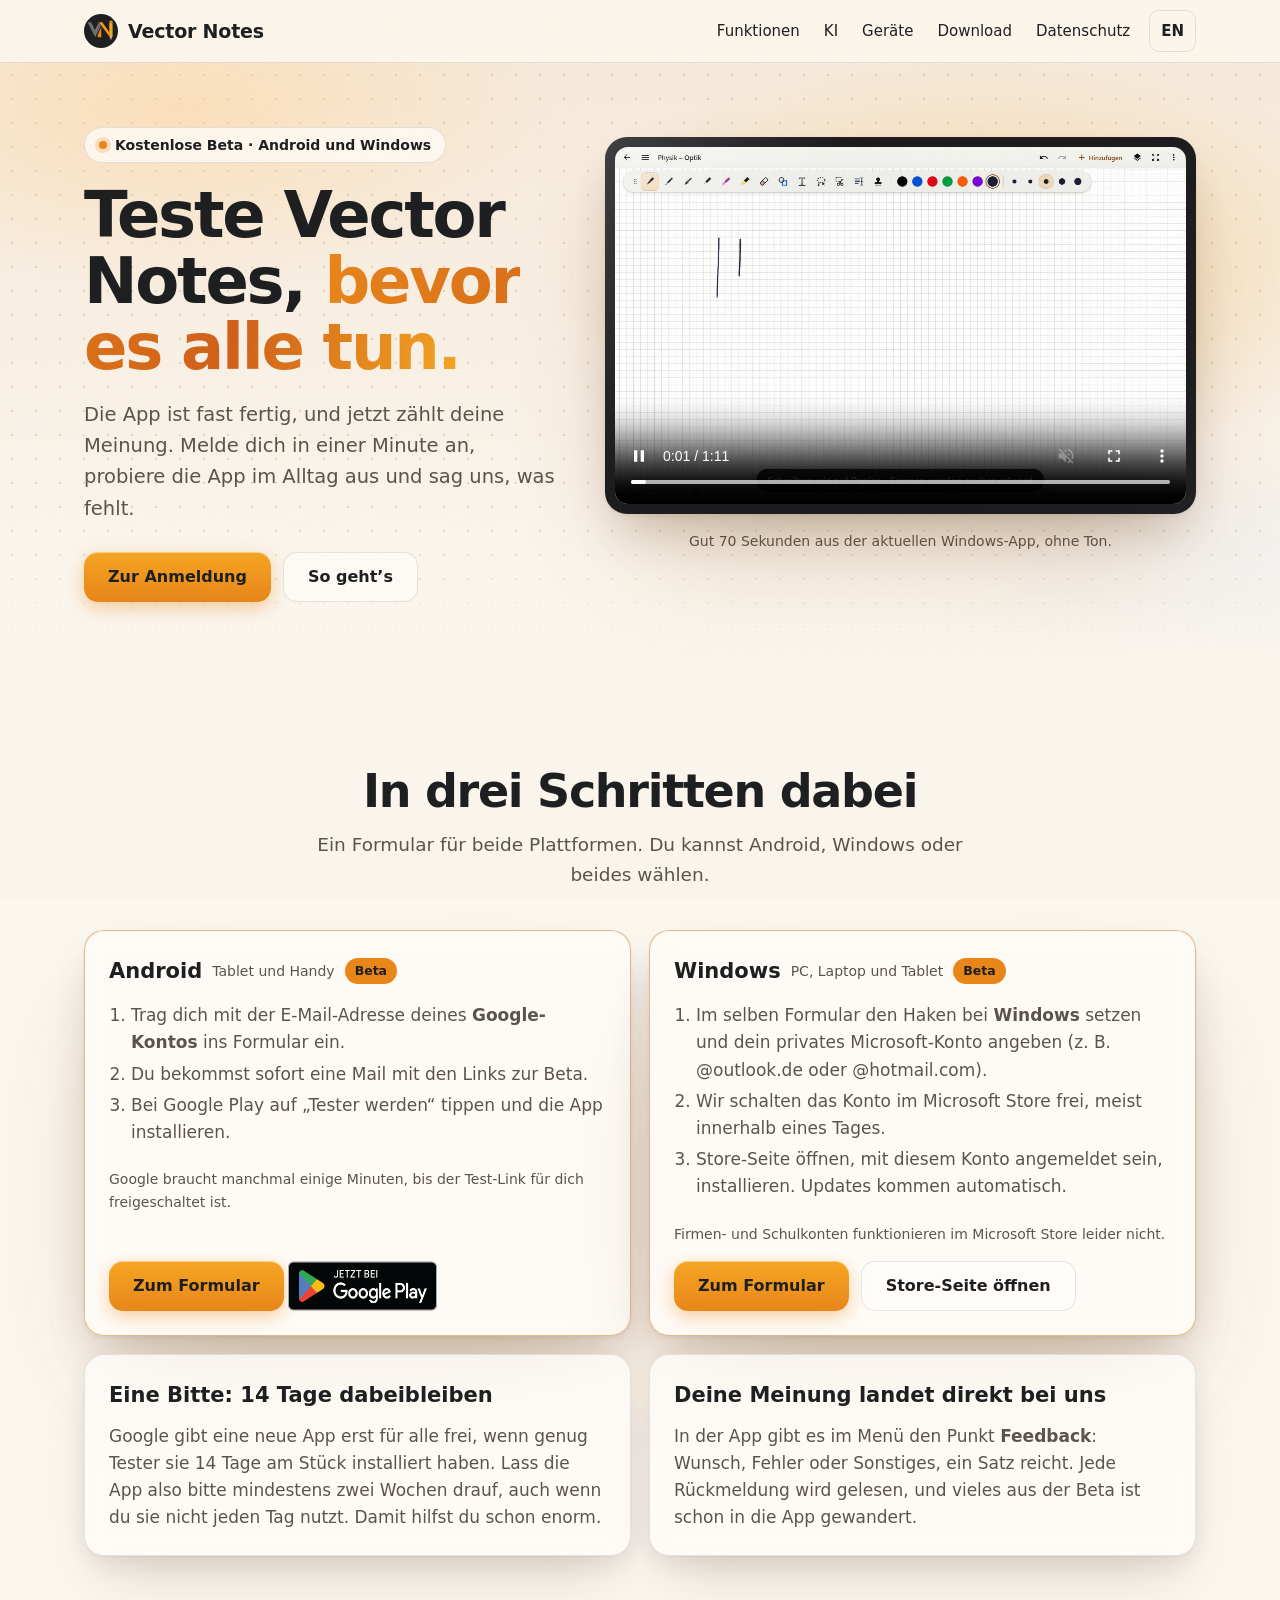
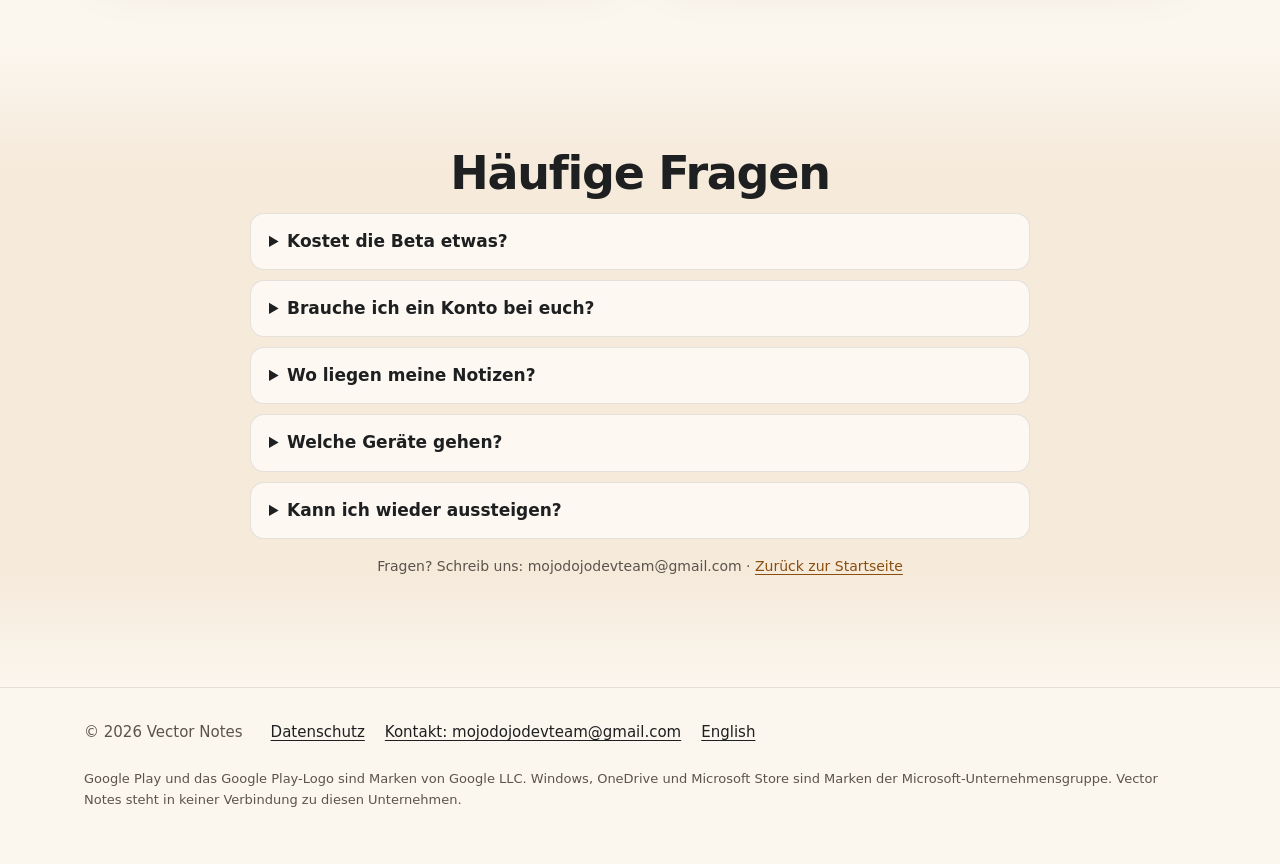
<file: beta/index.html>
<!doctype html>
<html lang="de">
<head>
<meta charset="utf-8">
<meta name="viewport" content="width=device-width, initial-scale=1">
<title>Vector Notes Beta testen – Android und Windows</title>
<meta name="description" content="Jetzt Beta-Tester für Vector Notes werden: kostenlos für Android-Tablets, Handys und Windows. In einer Minute angemeldet.">
<meta name="robots" content="index,follow">
<link rel="canonical" href="https://vectornotes.de/beta/">
<link rel="alternate" hreflang="de" href="https://vectornotes.de/beta/">
<link rel="alternate" hreflang="en" href="https://vectornotes.de/en/beta/">
<link rel="alternate" hreflang="x-default" href="https://vectornotes.de/beta/">
<meta name="theme-color" content="#fbf3e8" media="(prefers-color-scheme: light)">
<meta name="theme-color" content="#121110" media="(prefers-color-scheme: dark)">
<link rel="icon" href="/favicon.svg" type="image/svg+xml">
<link rel="icon" href="/img/icon-192.png" type="image/png" sizes="192x192">
<link rel="apple-touch-icon" href="/img/apple-touch-icon.png">
<meta property="og:type" content="website">
<meta property="og:site_name" content="Vector Notes">
<meta property="og:title" content="Vector Notes Beta testen – Android und Windows">
<meta property="og:description" content="Jetzt Beta-Tester für Vector Notes werden: kostenlos für Android-Tablets, Handys und Windows. In einer Minute angemeldet.">
<meta property="og:url" content="https://vectornotes.de/beta/">
<meta property="og:image" content="https://vectornotes.de/img/og-de.jpg">
<meta property="og:image:width" content="1024">
<meta property="og:image:height" content="500">
<meta property="og:locale" content="de_DE">
<meta name="twitter:card" content="summary_large_image">
<link rel="stylesheet" href="/assets/site.css?v=6">
<style>
.beta-hero .hero-raster{grid-template-columns:1fr 1.25fr}
.beta-video{border-radius:18px;padding:8px}
.beta-video video{display:block;width:100%;height:auto;border-radius:11px;background:#000}
.beta-schritte{display:grid;grid-template-columns:1fr 1fr;gap:18px}
.beta-schritte .p h3 small{font-size:14px;font-weight:500;color:var(--leise)}
.beta-schritte .p .hinweis{font-size:14px}
.beta-zwei{display:grid;grid-template-columns:1fr 1fr;gap:18px;margin-top:18px}
.beta-faq{max-width:780px;margin:0 auto;display:grid;gap:10px}
.beta-faq details{background:var(--karte);border:1px solid var(--linie);border-radius:14px;padding:14px 18px}
.beta-faq summary{cursor:pointer;font-weight:650}
.beta-faq p{margin:8px 0 0;color:var(--leise)}
@media (max-width:900px){.beta-hero .hero-raster,.beta-schritte,.beta-zwei{grid-template-columns:1fr}}
</style>
<script>document.documentElement.classList.add('js')</script>
</head>
<body>
<a class="skip" href="#inhalt">Zum Inhalt springen</a>
<header class="kopf"><div class="wrap">
<a class="marke" href="/"><img src="/favicon.svg" width="34" height="34" alt="">Vector Notes</a>
<nav aria-label="Hauptmenü"><a class="weg" href="/#alles">Funktionen</a><a class="weg" href="/#ki">KI</a><a class="weg" href="/#geraete">Geräte</a><a class="weg" href="/#plattformen">Download</a><a class="weg2" href="/datenschutz/">Datenschutz</a><a class="sprache" href="/en/beta/" hreflang="en" lang="en" title="English">EN</a></nav>
</div></header>
<main id="inhalt">
<section class="hero beta-hero"><div class="licht" aria-hidden="true"></div><div class="wrap hero-raster">
<div class="hero-text">
<span class="beta-chip">Kostenlose Beta · Android und Windows</span>
<h1>Teste Vector Notes, <em>bevor es alle tun.</em></h1>
<p class="lead">Die App ist fast fertig, und jetzt zählt deine Meinung. Melde dich in einer Minute an, probiere die App im Alltag aus und sag uns, was fehlt.</p>
<div class="aktionen">
<a class="knopf haupt" href="https://forms.gle/gsiJugk7ive3VTEFA" rel="noopener">Zur Anmeldung</a>
<a class="knopf zweit" href="#schritte">So geht’s</a>
</div>
</div>
<figure class="hero-buehne" style="margin:0"><div class="geraet tablet beta-video"><video controls muted loop playsinline preload="metadata" width="1440" height="900" poster="/video/funktionen-de.webp?v=1" data-auto aria-label="Vector Notes in gut 70 Sekunden: Schreiben, Formen, Neonstift, Live-Leiste, Seitenleisten, KI mit eigenem Schlüssel, PDF, Cloud, Moodle und Designs">
<source src="/video/funktionen-de.mp4?v=1" type="video/mp4; codecs=avc1.640028"><source src="/video/funktionen-de.webm?v=1" type="video/webm; codecs=vp9"></video></div>
<figcaption class="klein mitte">Gut 70 Sekunden aus der aktuellen Windows-App, ohne Ton.</figcaption></figure>
</div></section>

<section class="block" id="schritte" aria-labelledby="h-s"><div class="wrap">
<div class="kopfzeile"><h2 id="h-s">In drei Schritten dabei</h2><p class="einleitung">Ein Formular für beide Plattformen. Du kannst Android, Windows oder beides wählen.</p></div>
<div class="beta-schritte">
<article class="p haupt-p" id="android"><h3>Android <small>Tablet und Handy</small> <span class="status an">Beta</span></h3>
<ol><li>Trag dich mit der E-Mail-Adresse deines <b>Google-Kontos</b> ins Formular ein.</li><li>Du bekommst sofort eine Mail mit den Links zur Beta.</li><li>Bei Google Play auf „Tester werden“ tippen und die App installieren.</li></ol>
<p class="hinweis">Google braucht manchmal einige Minuten, bis der Test-Link für dich freigeschaltet ist.</p>
<div class="aktionen"><a class="knopf haupt" href="https://forms.gle/gsiJugk7ive3VTEFA" rel="noopener">Zum Formular</a>
<a class="badge-play" href="https://play.google.com/apps/testing/app.vectornotes" rel="noopener"><img src="/img/google-play-de.png" width="646" height="250" alt="Jetzt bei Google Play" loading="lazy"></a></div>
</article>
<article class="p haupt-p" id="windows"><h3>Windows <small>PC, Laptop und Tablet</small> <span class="status an">Beta</span></h3>
<ol><li>Im selben Formular den Haken bei <b>Windows</b> setzen und dein privates Microsoft-Konto angeben (z.&nbsp;B. @outlook.de oder @hotmail.com).</li><li>Wir schalten das Konto im Microsoft Store frei, meist innerhalb eines Tages.</li><li>Store-Seite öffnen, mit diesem Konto angemeldet sein, installieren. Updates kommen automatisch.</li></ol>
<p class="hinweis">Firmen- und Schulkonten funktionieren im Microsoft Store leider nicht.</p>
<div class="aktionen"><a class="knopf haupt" href="https://forms.gle/gsiJugk7ive3VTEFA" rel="noopener">Zum Formular</a>
<a class="knopf zweit" href="https://apps.microsoft.com/detail/restricted/9N9Q262PTVDD" rel="noopener">Store-Seite öffnen</a></div>
</article>
</div>
<div class="beta-zwei">
<article class="p"><h3>Eine Bitte: 14 Tage dabeibleiben</h3><p>Google gibt eine neue App erst für alle frei, wenn genug Tester sie 14 Tage am Stück installiert haben. Lass die App also bitte mindestens zwei Wochen drauf, auch wenn du sie nicht jeden Tag nutzt. Damit hilfst du schon enorm.</p></article>
<article class="p"><h3>Deine Meinung landet direkt bei uns</h3><p>In der App gibt es im Menü den Punkt <b>Feedback</b>: Wunsch, Fehler oder Sonstiges, ein Satz reicht. Jede Rückmeldung wird gelesen, und vieles aus der Beta ist schon in die App gewandert.</p></article>
</div>
</div></section>

<section class="block farbig" aria-labelledby="h-f"><div class="wrap">
<div class="kopfzeile"><h2 id="h-f">Häufige Fragen</h2></div>
<div class="beta-faq"><details><summary>Kostet die Beta etwas?</summary><p>Nein. Die Beta ist kostenlos, ohne Werbung und ohne Abo.</p></details><details><summary>Brauche ich ein Konto bei euch?</summary><p>Nein. Für die Anmeldung reicht die Adresse deines Google- bzw. Microsoft-Kontos, damit der Store dich freischalten kann. In der App selbst brauchst du kein Konto.</p></details><details><summary>Wo liegen meine Notizen?</summary><p>Auf deinem Gerät. Wenn du willst, gleicht die App sie über dein eigenes Google Drive oder OneDrive ab. Details stehen in der <a href="/datenschutz/">Datenschutzerklärung</a>.</p></details><details><summary>Welche Geräte gehen?</summary><p>Android-Tablets und -Handys sowie Windows-PCs, -Laptops und -Tablets. Am besten mit Stift, es geht aber auch mit Finger, Maus und Tastatur.</p></details><details><summary>Kann ich wieder aussteigen?</summary><p>Ja, jederzeit: App deinstallieren und bei Google Play „Test verlassen“ wählen.</p></details></div>
<p class="klein mitte">Fragen? Schreib uns: mojodojodevteam@gmail.com · <a href="/">Zurück zur Startseite</a></p>
</div></section>
</main>
<footer class="fuss"><div class="wrap">
<span>© 2026 Vector Notes</span>
<nav aria-label="Footer"><a href="/datenschutz/">Datenschutz</a><a href="mailto:mojodojodevteam@gmail.com">Kontakt: mojodojodevteam@gmail.com</a><a href="/en/beta/" hreflang="en">English</a></nav>
<p class="marken">Google Play und das Google Play-Logo sind Marken von Google LLC. Windows, OneDrive und Microsoft Store sind Marken der Microsoft-Unternehmensgruppe. Vector Notes steht in keiner Verbindung zu diesen Unternehmen.</p>
</div></footer>
<script src="/assets/site.js?v=6" defer></script>
</body>
</html>
</file>
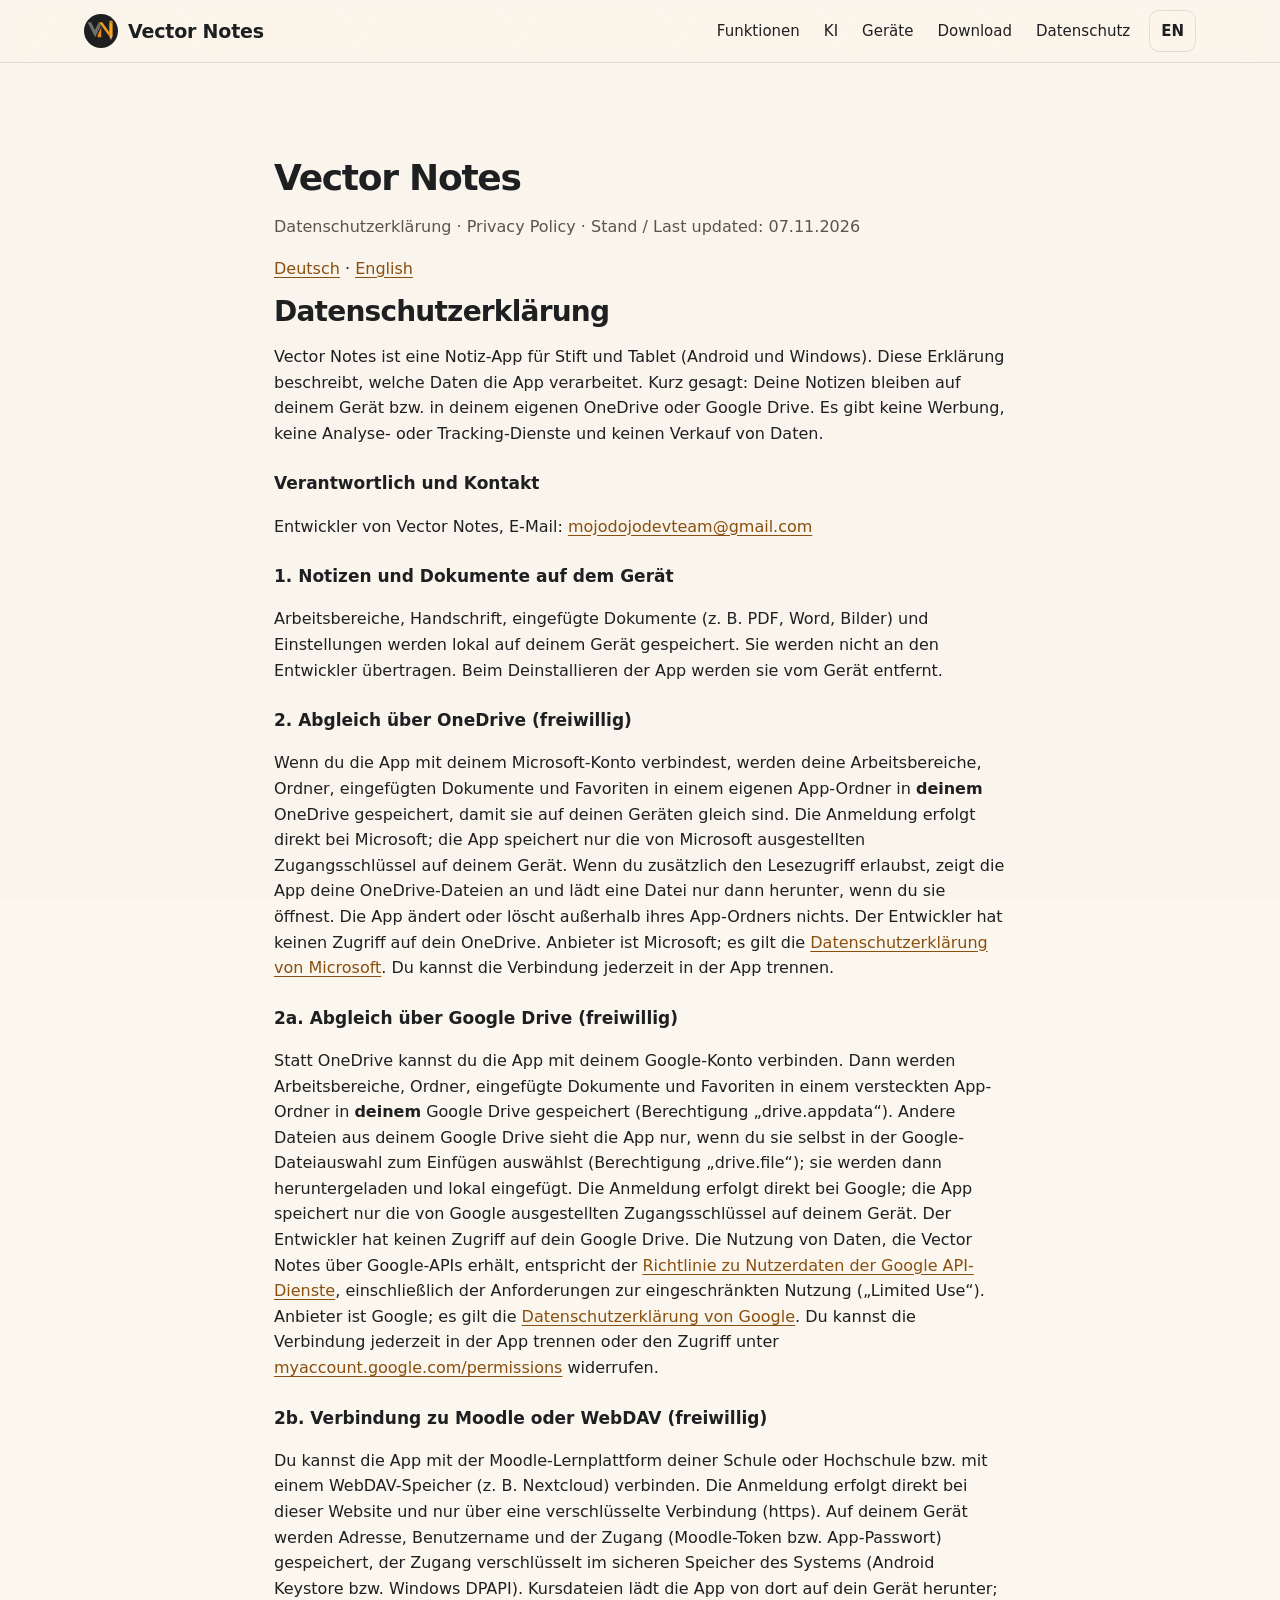
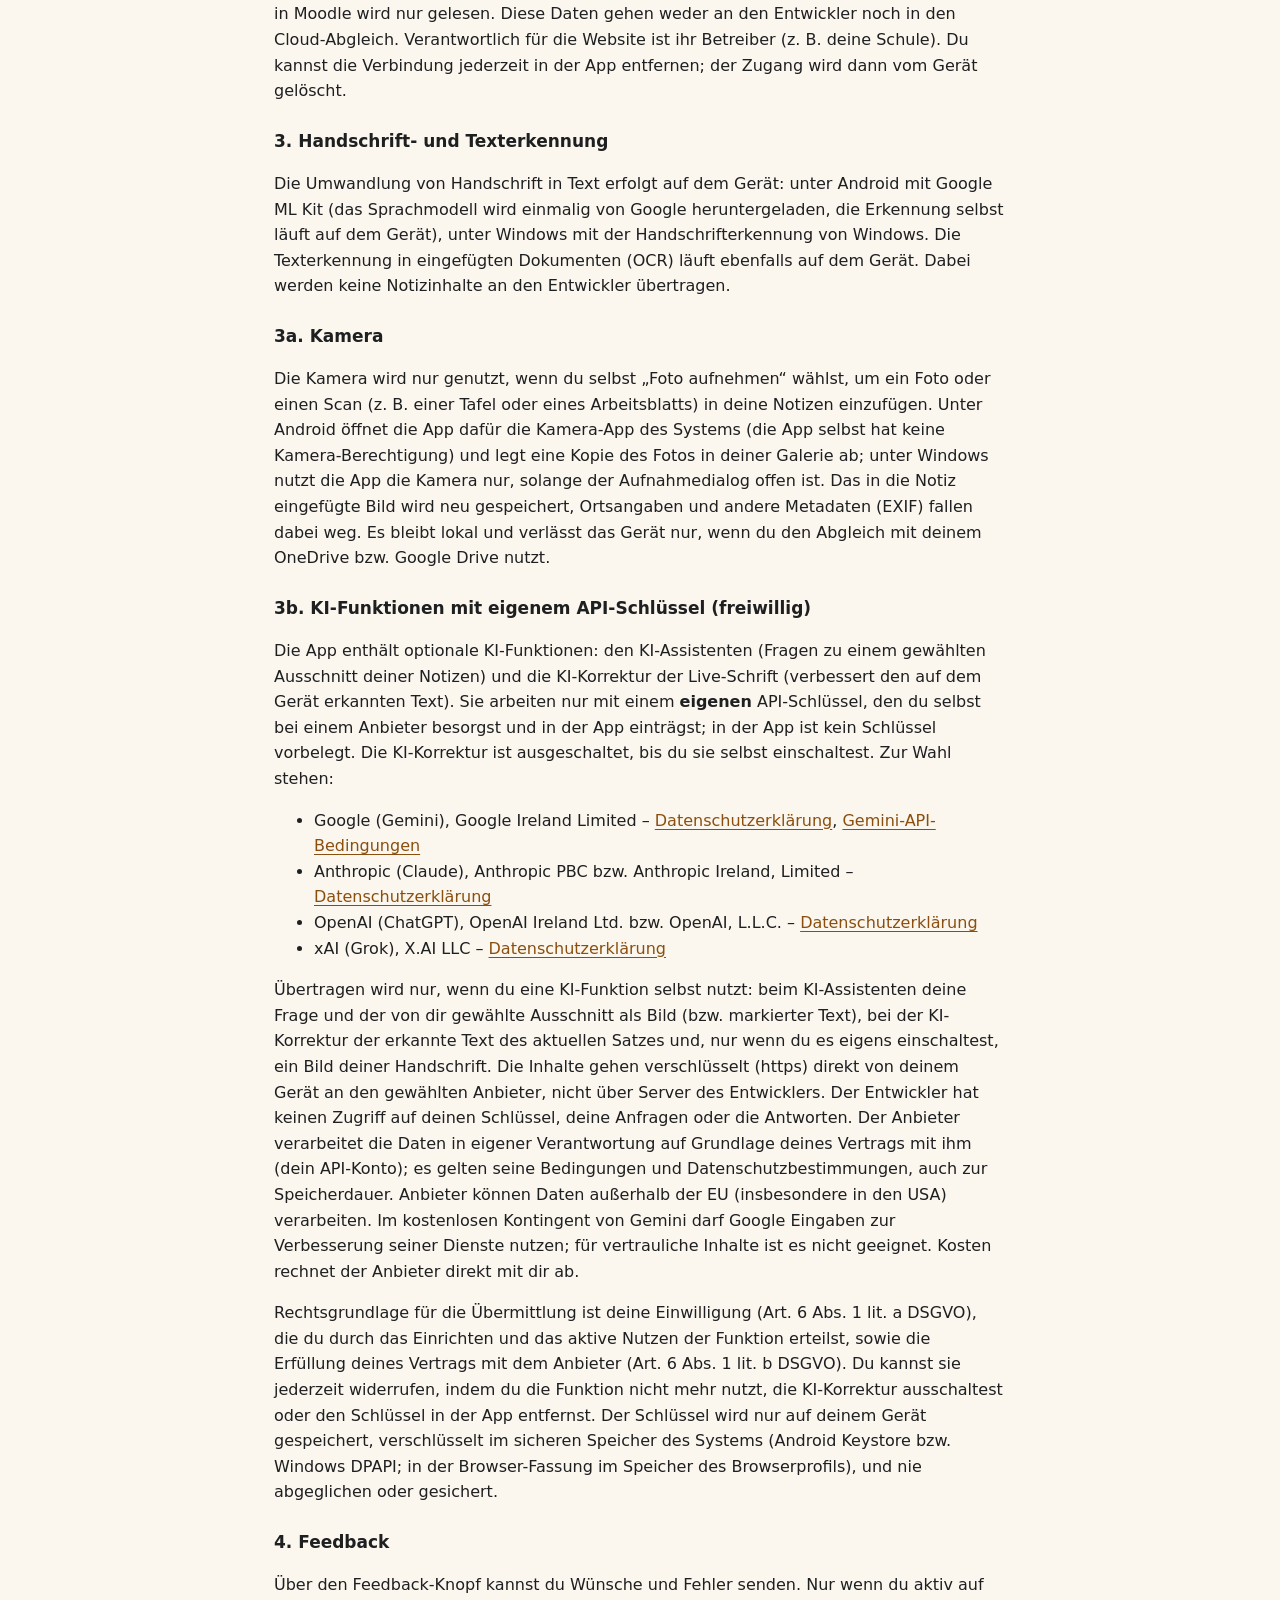
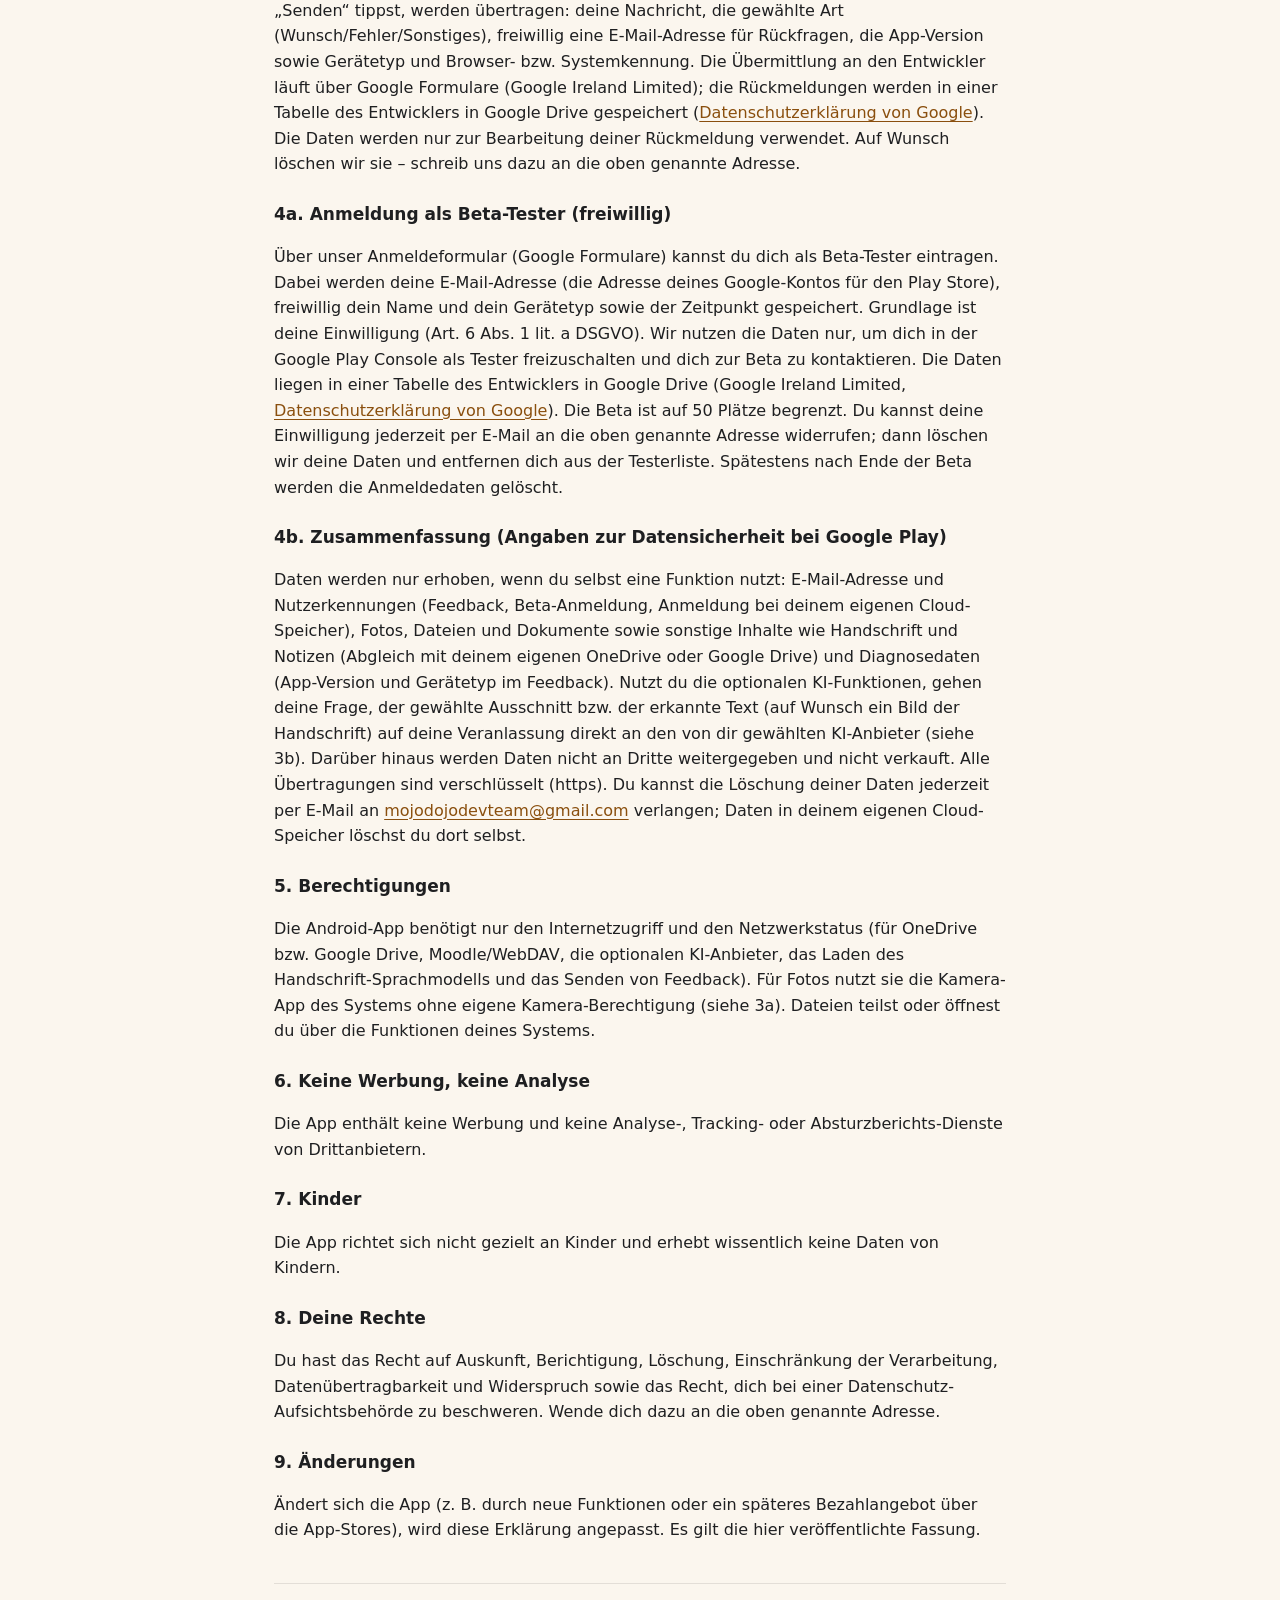
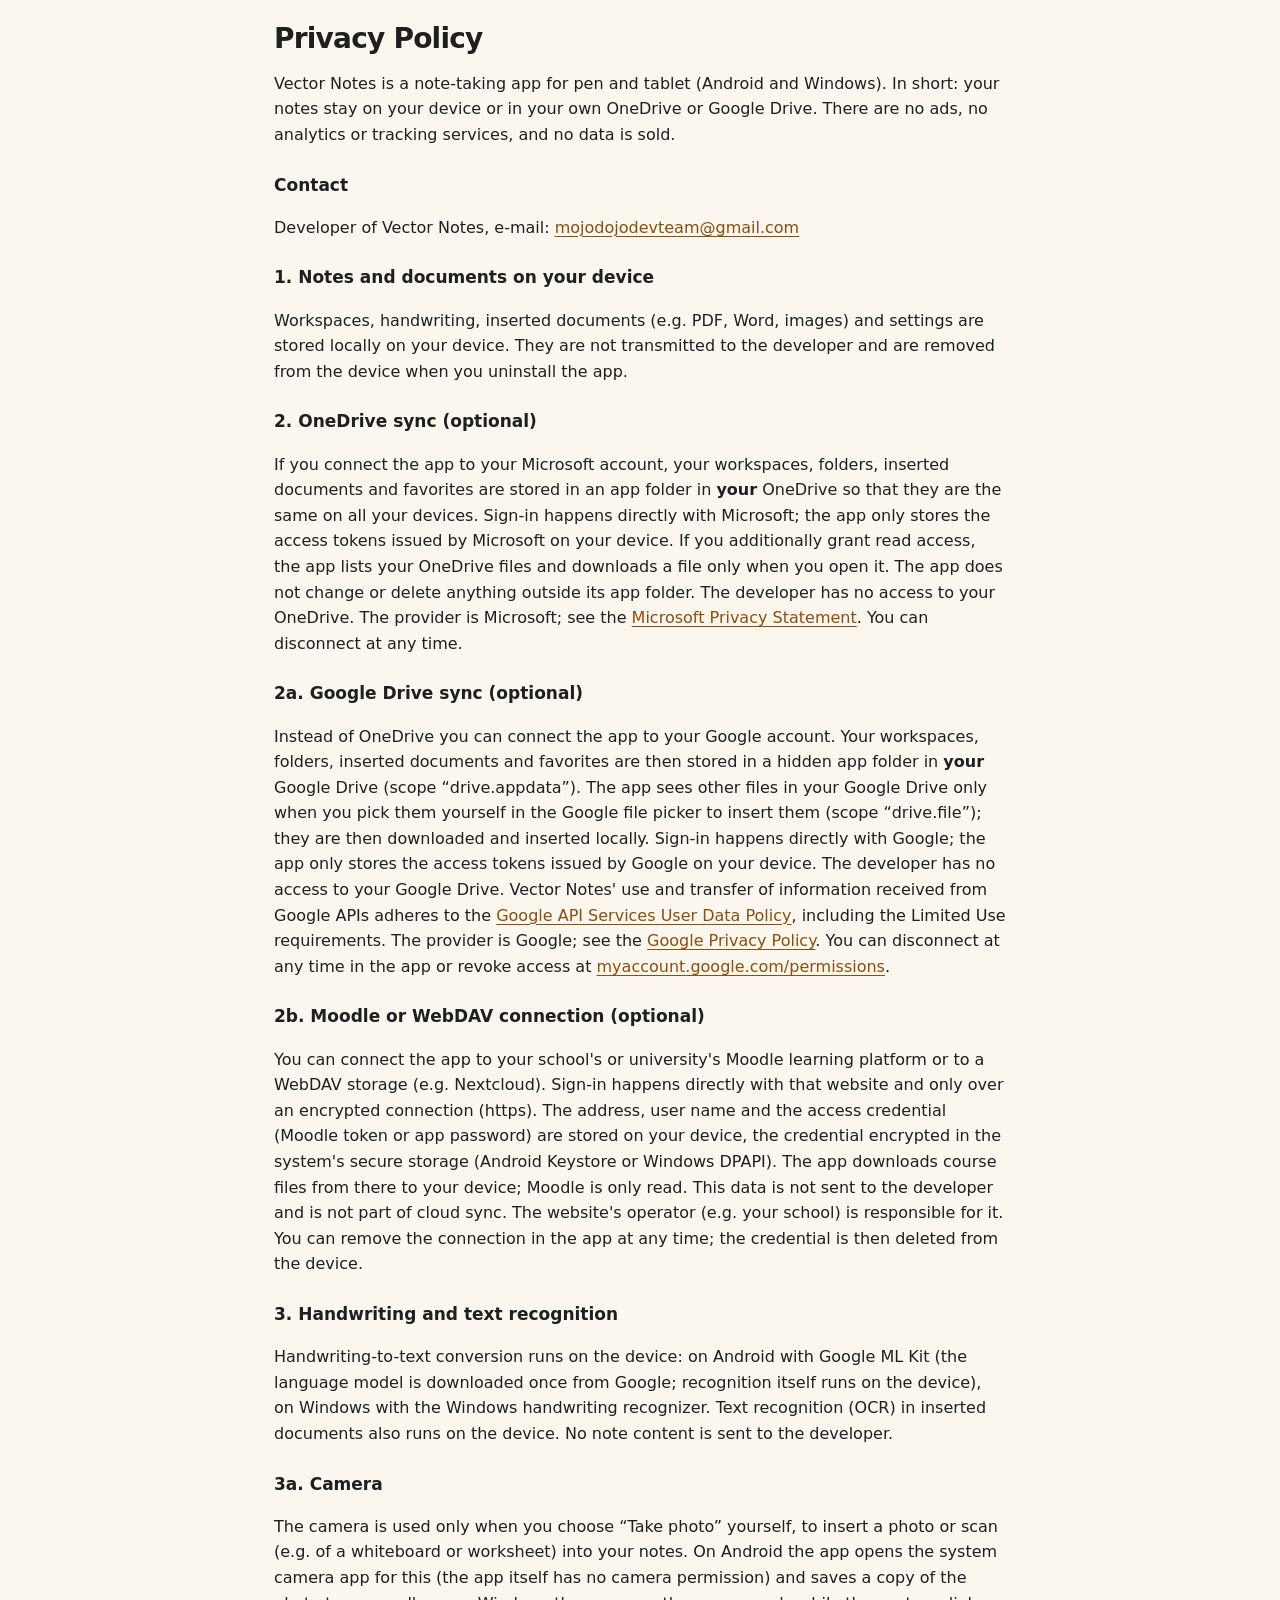
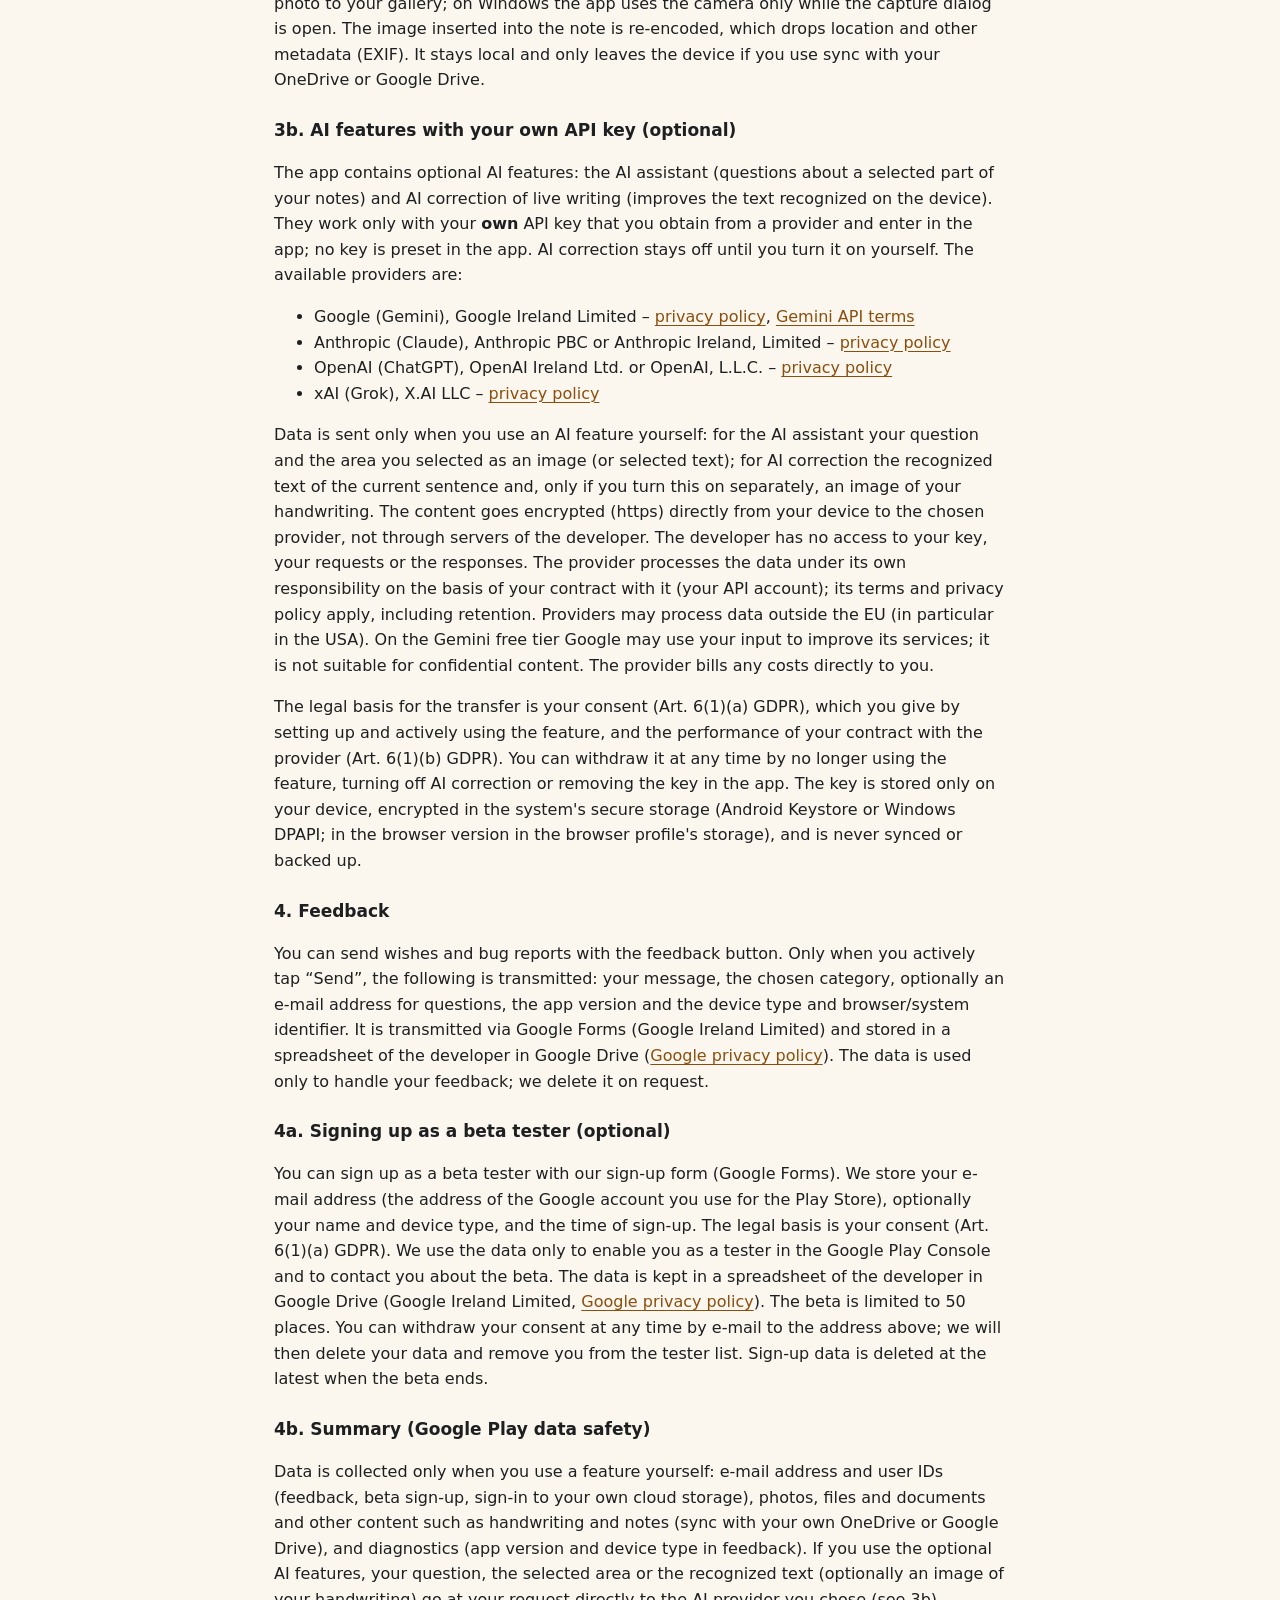
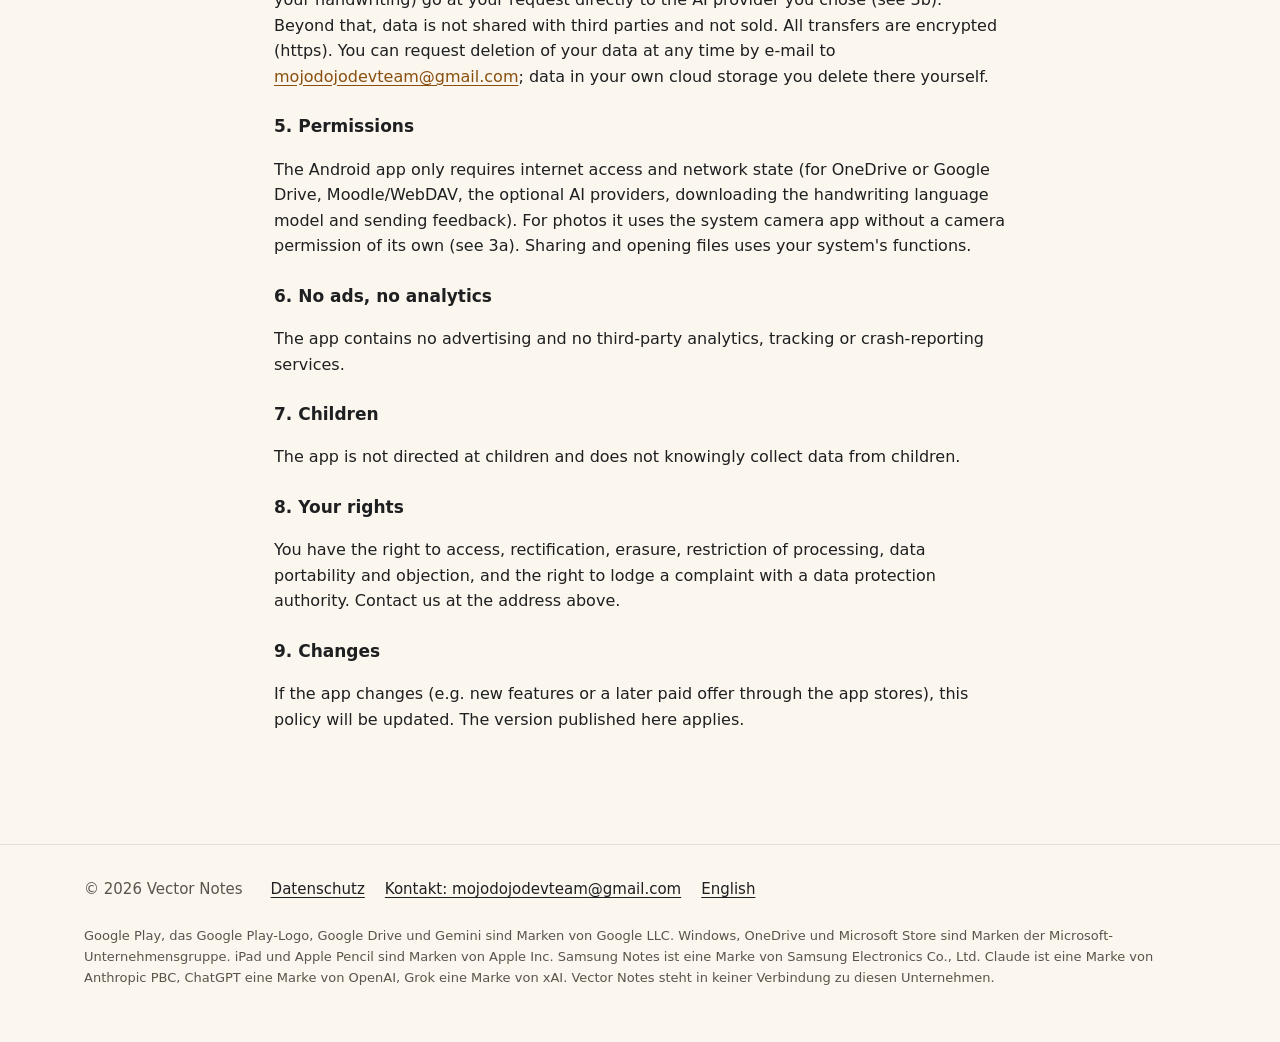
<file: datenschutz/index.html>
<!doctype html>
<html lang="de">
<head>
<meta charset="utf-8">
<meta name="viewport" content="width=device-width, initial-scale=1">
<title>Vector Notes – Datenschutz / Privacy</title>
<meta name="description" content="Datenschutzerklärung der App Vector Notes (Android und Windows). Privacy policy of the Vector Notes app.">
<meta name="robots" content="index,follow">
<link rel="canonical" href="https://vectornotes.de/datenschutz/">
<link rel="alternate" hreflang="de" href="https://vectornotes.de/">
<link rel="alternate" hreflang="en" href="https://vectornotes.de/en/">
<link rel="alternate" hreflang="x-default" href="https://vectornotes.de/">
<meta name="theme-color" content="#fbf3e8" media="(prefers-color-scheme: light)">
<meta name="theme-color" content="#121110" media="(prefers-color-scheme: dark)">
<link rel="icon" href="/favicon.svg" type="image/svg+xml">
<link rel="icon" href="/img/icon-192.png" type="image/png" sizes="192x192">
<link rel="apple-touch-icon" href="/img/apple-touch-icon.png">
<meta property="og:type" content="website">
<meta property="og:site_name" content="Vector Notes">
<meta property="og:title" content="Vector Notes – Datenschutz / Privacy">
<meta property="og:description" content="Datenschutzerklärung der App Vector Notes (Android und Windows). Privacy policy of the Vector Notes app.">
<meta property="og:url" content="https://vectornotes.de/datenschutz/">
<meta property="og:image" content="https://vectornotes.de/img/og-de.jpg">
<meta property="og:image:width" content="1024">
<meta property="og:image:height" content="500">
<meta property="og:locale" content="de_DE">
<meta name="twitter:card" content="summary_large_image">
<link rel="stylesheet" href="/assets/site.css?v=5">
<script>document.documentElement.classList.add('js')</script>
</head>
<body>
<a class="skip" href="#inhalt">Zum Inhalt springen</a>
<header class="kopf"><div class="wrap">
<a class="marke" href="/"><img src="/favicon.svg" width="34" height="34" alt="">Vector Notes</a>
<nav aria-label="Hauptmenü"><a class="weg" href="/#alles">Funktionen</a><a class="weg" href="/#ki">KI</a><a class="weg" href="/#geraete">Geräte</a><a class="weg" href="/#plattformen">Download</a><a class="weg2" href="/datenschutz/">Datenschutz</a><a class="sprache" href="/en/" hreflang="en" lang="en" title="English">EN</a></nav>
</div></header>
<main id="inhalt"><section class="block"><div class="wrap recht">
<h1 style="font-size:36px;margin-top:0">Vector Notes</h1>
<p class="muted">Datenschutzerklärung · Privacy Policy · Stand / Last updated: 07.11.2026</p>
<p><a href="#de">Deutsch</a> · <a href="#en">English</a></p>
<section id="de">
<h2>Datenschutzerklärung</h2>
<p>Vector Notes ist eine Notiz-App für Stift und Tablet (Android und Windows). Diese Erklärung beschreibt, welche Daten
die App verarbeitet. Kurz gesagt: Deine Notizen bleiben auf deinem Gerät bzw. in deinem eigenen OneDrive oder Google Drive. Es gibt
keine Werbung, keine Analyse- oder Tracking-Dienste und keinen Verkauf von Daten.</p>

<h3>Verantwortlich und Kontakt</h3>
<p>Entwickler von Vector Notes, E-Mail: <a href="mailto:mojodojodevteam@gmail.com">mojodojodevteam@gmail.com</a></p>

<h3>1. Notizen und Dokumente auf dem Gerät</h3>
<p>Arbeitsbereiche, Handschrift, eingefügte Dokumente (z. B. PDF, Word, Bilder) und Einstellungen werden lokal auf
deinem Gerät gespeichert. Sie werden nicht an den Entwickler übertragen. Beim Deinstallieren der App werden sie
vom Gerät entfernt.</p>

<h3>2. Abgleich über OneDrive (freiwillig)</h3>
<p>Wenn du die App mit deinem Microsoft-Konto verbindest, werden deine Arbeitsbereiche, Ordner, eingefügten Dokumente
und Favoriten in einem eigenen App-Ordner in <b>deinem</b> OneDrive gespeichert, damit sie auf deinen Geräten gleich
sind. Die Anmeldung erfolgt direkt bei Microsoft; die App speichert nur die von Microsoft ausgestellten Zugangsschlüssel
auf deinem Gerät. Wenn du zusätzlich den Lesezugriff erlaubst, zeigt die App deine OneDrive-Dateien an und lädt eine
Datei nur dann herunter, wenn du sie öffnest. Die App ändert oder löscht außerhalb ihres App-Ordners nichts.
Der Entwickler hat keinen Zugriff auf dein OneDrive. Anbieter ist Microsoft; es gilt die
<a href="https://privacy.microsoft.com/de-de/privacystatement">Datenschutzerklärung von Microsoft</a>.
Du kannst die Verbindung jederzeit in der App trennen.</p>

<h3>2a. Abgleich über Google Drive (freiwillig)</h3>
<p>Statt OneDrive kannst du die App mit deinem Google-Konto verbinden. Dann werden Arbeitsbereiche, Ordner, eingefügte
Dokumente und Favoriten in einem versteckten App-Ordner in <b>deinem</b> Google Drive gespeichert (Berechtigung
„drive.appdata“). Andere Dateien aus deinem Google Drive sieht die App nur, wenn du sie selbst in der Google-Dateiauswahl
zum Einfügen auswählst (Berechtigung „drive.file“); sie werden dann heruntergeladen und lokal eingefügt. Die Anmeldung
erfolgt direkt bei Google; die App speichert nur die von Google ausgestellten Zugangsschlüssel auf deinem Gerät. Der
Entwickler hat keinen Zugriff auf dein Google Drive. Die Nutzung von Daten, die Vector Notes über Google-APIs erhält,
entspricht der <a href="https://developers.google.com/terms/api-services-user-data-policy">Richtlinie zu Nutzerdaten der
Google API-Dienste</a>, einschließlich der Anforderungen zur eingeschränkten Nutzung („Limited Use“). Anbieter ist Google;
es gilt die <a href="https://policies.google.com/privacy?hl=de">Datenschutzerklärung von Google</a>. Du kannst die
Verbindung jederzeit in der App trennen oder den Zugriff unter
<a href="https://myaccount.google.com/permissions">myaccount.google.com/permissions</a> widerrufen.</p>

<h3>2b. Verbindung zu Moodle oder WebDAV (freiwillig)</h3>
<p>Du kannst die App mit der Moodle-Lernplattform deiner Schule oder Hochschule bzw. mit einem WebDAV-Speicher (z. B. Nextcloud)
verbinden. Die Anmeldung erfolgt direkt bei dieser Website und nur über eine verschlüsselte Verbindung (https). Auf deinem Gerät
werden Adresse, Benutzername und der Zugang (Moodle-Token bzw. App-Passwort) gespeichert, der Zugang verschlüsselt im sicheren
Speicher des Systems (Android Keystore bzw. Windows DPAPI). Kursdateien lädt die App von dort auf dein Gerät herunter; in Moodle
wird nur gelesen. Diese Daten gehen weder an den Entwickler noch in den Cloud-Abgleich. Verantwortlich für die Website ist ihr
Betreiber (z. B. deine Schule). Du kannst die Verbindung jederzeit in der App entfernen; der Zugang wird dann vom Gerät gelöscht.</p>

<h3>3. Handschrift- und Texterkennung</h3>
<p>Die Umwandlung von Handschrift in Text erfolgt auf dem Gerät: unter Android mit Google ML Kit (das Sprachmodell wird
einmalig von Google heruntergeladen, die Erkennung selbst läuft auf dem Gerät), unter Windows mit der
Handschrifterkennung von Windows. Die Texterkennung in eingefügten Dokumenten (OCR) läuft ebenfalls auf dem Gerät.
Dabei werden keine Notizinhalte an den Entwickler übertragen.</p>

<h3>3a. Kamera</h3>
<p>Die Kamera wird nur genutzt, wenn du selbst „Foto aufnehmen“ wählst, um ein Foto oder einen Scan (z. B. einer Tafel oder eines
Arbeitsblatts) in deine Notizen einzufügen. Unter Android öffnet die App dafür die Kamera-App des Systems (die App selbst hat keine
Kamera-Berechtigung) und legt eine Kopie des Fotos in deiner Galerie ab; unter Windows nutzt die App die Kamera nur, solange der
Aufnahmedialog offen ist. Das in die Notiz eingefügte Bild wird neu gespeichert, Ortsangaben und andere Metadaten (EXIF) fallen
dabei weg. Es bleibt lokal und verlässt das Gerät nur, wenn du den Abgleich mit deinem OneDrive bzw. Google Drive nutzt.</p>

<h3>3b. KI-Funktionen mit eigenem API-Schlüssel (freiwillig)</h3>
<p>Die App enthält optionale KI-Funktionen: den KI-Assistenten (Fragen zu einem gewählten Ausschnitt deiner Notizen) und die
KI-Korrektur der Live-Schrift (verbessert den auf dem Gerät erkannten Text). Sie arbeiten nur mit einem <b>eigenen</b> API-Schlüssel,
den du selbst bei einem Anbieter besorgst und in der App einträgst; in der App ist kein Schlüssel vorbelegt. Die KI-Korrektur ist
ausgeschaltet, bis du sie selbst einschaltest. Zur Wahl stehen:</p>
<ul>
<li>Google (Gemini), Google Ireland Limited – <a href="https://policies.google.com/privacy">Datenschutzerklärung</a>,
<a href="https://ai.google.dev/gemini-api/terms">Gemini-API-Bedingungen</a></li>
<li>Anthropic (Claude), Anthropic PBC bzw. Anthropic Ireland, Limited – <a href="https://www.anthropic.com/legal/privacy">Datenschutzerklärung</a></li>
<li>OpenAI (ChatGPT), OpenAI Ireland Ltd. bzw. OpenAI, L.L.C. – <a href="https://openai.com/policies/privacy-policy">Datenschutzerklärung</a></li>
<li>xAI (Grok), X.AI LLC – <a href="https://x.ai/legal/privacy-policy">Datenschutzerklärung</a></li>
</ul>
<p>Übertragen wird nur, wenn du eine KI-Funktion selbst nutzt: beim KI-Assistenten deine Frage und der von dir gewählte Ausschnitt
als Bild (bzw. markierter Text), bei der KI-Korrektur der erkannte Text des aktuellen Satzes und, nur wenn du es eigens einschaltest,
ein Bild deiner Handschrift. Die Inhalte gehen verschlüsselt (https) direkt von deinem Gerät an den gewählten Anbieter, nicht über
Server des Entwicklers. Der Entwickler hat keinen Zugriff auf deinen Schlüssel, deine Anfragen oder die Antworten. Der Anbieter
verarbeitet die Daten in eigener Verantwortung auf Grundlage deines Vertrags mit ihm (dein API-Konto); es gelten seine Bedingungen
und Datenschutzbestimmungen, auch zur Speicherdauer. Anbieter können Daten außerhalb der EU (insbesondere in den USA) verarbeiten.
Im kostenlosen Kontingent von Gemini darf Google Eingaben zur Verbesserung seiner Dienste nutzen; für vertrauliche Inhalte ist es
nicht geeignet. Kosten rechnet der Anbieter direkt mit dir ab.</p>
<p>Rechtsgrundlage für die Übermittlung ist deine Einwilligung (Art. 6 Abs. 1 lit. a DSGVO), die du durch das Einrichten und das
aktive Nutzen der Funktion erteilst, sowie die Erfüllung deines Vertrags mit dem Anbieter (Art. 6 Abs. 1 lit. b DSGVO). Du kannst
sie jederzeit widerrufen, indem du die Funktion nicht mehr nutzt, die KI-Korrektur ausschaltest oder den Schlüssel in der App
entfernst. Der Schlüssel wird nur auf deinem Gerät gespeichert, verschlüsselt im sicheren Speicher des Systems (Android Keystore
bzw. Windows DPAPI; in der Browser-Fassung im Speicher des Browserprofils), und nie abgeglichen oder gesichert.</p>

<h3>4. Feedback</h3>
<p>Über den Feedback-Knopf kannst du Wünsche und Fehler senden. Nur wenn du aktiv auf „Senden“ tippst, werden
übertragen: deine Nachricht, die gewählte Art (Wunsch/Fehler/Sonstiges), freiwillig eine E-Mail-Adresse für
Rückfragen, die App-Version sowie Gerätetyp und Browser- bzw. Systemkennung. Die Übermittlung an den
Entwickler läuft über Google Formulare (Google Ireland Limited); die Rückmeldungen werden in einer Tabelle des
Entwicklers in Google Drive gespeichert (<a href="https://policies.google.com/privacy">Datenschutzerklärung von Google</a>).
Die Daten werden nur zur Bearbeitung deiner Rückmeldung verwendet. Auf Wunsch löschen wir sie – schreib uns dazu an
die oben genannte Adresse.</p>

<h3>4a. Anmeldung als Beta-Tester (freiwillig)</h3>
<p>Über unser Anmeldeformular (Google Formulare) kannst du dich als Beta-Tester eintragen. Dabei werden deine E-Mail-Adresse
(die Adresse deines Google-Kontos für den Play Store), freiwillig dein Name und dein Gerätetyp sowie der Zeitpunkt gespeichert.
Grundlage ist deine Einwilligung (Art. 6 Abs. 1 lit. a DSGVO). Wir nutzen die Daten nur, um dich in der Google Play Console als
Tester freizuschalten und dich zur Beta zu kontaktieren. Die Daten liegen in einer Tabelle des Entwicklers in Google Drive
(Google Ireland Limited, <a href="https://policies.google.com/privacy">Datenschutzerklärung von Google</a>). Die Beta ist auf 50
Plätze begrenzt. Du kannst deine Einwilligung jederzeit per E-Mail an die oben genannte Adresse widerrufen; dann löschen wir
deine Daten und entfernen dich aus der Testerliste. Spätestens nach Ende der Beta werden die Anmeldedaten gelöscht.</p>

<h3>4b. Zusammenfassung (Angaben zur Datensicherheit bei Google Play)</h3>
<p>Daten werden nur erhoben, wenn du selbst eine Funktion nutzt: E-Mail-Adresse und Nutzerkennungen (Feedback, Beta-Anmeldung,
Anmeldung bei deinem eigenen Cloud-Speicher), Fotos, Dateien und Dokumente sowie sonstige Inhalte wie Handschrift und Notizen
(Abgleich mit deinem eigenen OneDrive oder Google Drive) und Diagnosedaten (App-Version und Gerätetyp im Feedback). Nutzt du die optionalen KI-Funktionen, gehen deine Frage, der gewählte
Ausschnitt bzw. der erkannte Text (auf Wunsch ein Bild der Handschrift) auf deine Veranlassung direkt an den von dir gewählten
KI-Anbieter (siehe 3b). Darüber hinaus werden Daten nicht an Dritte weitergegeben und nicht verkauft. Alle Übertragungen sind verschlüsselt (https). Du kannst die Löschung deiner
Daten jederzeit per E-Mail an <a href="mailto:mojodojodevteam@gmail.com">mojodojodevteam@gmail.com</a> verlangen; Daten in deinem
eigenen Cloud-Speicher löschst du dort selbst.</p>

<h3>5. Berechtigungen</h3>
<p>Die Android-App benötigt nur den Internetzugriff und den Netzwerkstatus (für OneDrive bzw. Google Drive, Moodle/WebDAV, die
optionalen KI-Anbieter, das Laden des Handschrift-Sprachmodells und das Senden von Feedback). Für Fotos nutzt sie die Kamera-App
des Systems ohne eigene Kamera-Berechtigung (siehe 3a). Dateien teilst oder öffnest du über die Funktionen deines Systems.</p>

<h3>6. Keine Werbung, keine Analyse</h3>
<p>Die App enthält keine Werbung und keine Analyse-, Tracking- oder Absturzberichts-Dienste von Drittanbietern.</p>

<h3>7. Kinder</h3>
<p>Die App richtet sich nicht gezielt an Kinder und erhebt wissentlich keine Daten von Kindern.</p>

<h3>8. Deine Rechte</h3>
<p>Du hast das Recht auf Auskunft, Berichtigung, Löschung, Einschränkung der Verarbeitung, Datenübertragbarkeit und
Widerspruch sowie das Recht, dich bei einer Datenschutz-Aufsichtsbehörde zu beschweren. Wende dich dazu an die oben
genannte Adresse.</p>

<h3>9. Änderungen</h3>
<p>Ändert sich die App (z. B. durch neue Funktionen oder ein späteres Bezahlangebot über die App-Stores), wird diese
Erklärung angepasst. Es gilt die hier veröffentlichte Fassung.</p>
</section>

<hr>

<section id="en">
<h2>Privacy Policy</h2>
<p>Vector Notes is a note-taking app for pen and tablet (Android and Windows). In short: your notes stay on your device
or in your own OneDrive or Google Drive. There are no ads, no analytics or tracking services, and no data is sold.</p>

<h3>Contact</h3>
<p>Developer of Vector Notes, e-mail: <a href="mailto:mojodojodevteam@gmail.com">mojodojodevteam@gmail.com</a></p>

<h3>1. Notes and documents on your device</h3>
<p>Workspaces, handwriting, inserted documents (e.g. PDF, Word, images) and settings are stored locally on your device.
They are not transmitted to the developer and are removed from the device when you uninstall the app.</p>

<h3>2. OneDrive sync (optional)</h3>
<p>If you connect the app to your Microsoft account, your workspaces, folders, inserted documents and favorites are
stored in an app folder in <b>your</b> OneDrive so that they are the same on all your devices. Sign-in happens directly
with Microsoft; the app only stores the access tokens issued by Microsoft on your device. If you additionally grant
read access, the app lists your OneDrive files and downloads a file only when you open it. The app does not change or
delete anything outside its app folder. The developer has no access to your OneDrive. The provider is Microsoft; see the
<a href="https://privacy.microsoft.com/privacystatement">Microsoft Privacy Statement</a>. You can disconnect at any time.</p>

<h3>2a. Google Drive sync (optional)</h3>
<p>Instead of OneDrive you can connect the app to your Google account. Your workspaces, folders, inserted documents and
favorites are then stored in a hidden app folder in <b>your</b> Google Drive (scope “drive.appdata”). The app sees other
files in your Google Drive only when you pick them yourself in the Google file picker to insert them (scope
“drive.file”); they are then downloaded and inserted locally. Sign-in happens directly with Google; the app only stores
the access tokens issued by Google on your device. The developer has no access to your Google Drive. Vector Notes' use
and transfer of information received from Google APIs adheres to the
<a href="https://developers.google.com/terms/api-services-user-data-policy">Google API Services User Data Policy</a>,
including the Limited Use requirements. The provider is Google; see the
<a href="https://policies.google.com/privacy">Google Privacy Policy</a>. You can disconnect at any time in the app or
revoke access at <a href="https://myaccount.google.com/permissions">myaccount.google.com/permissions</a>.</p>

<h3>2b. Moodle or WebDAV connection (optional)</h3>
<p>You can connect the app to your school's or university's Moodle learning platform or to a WebDAV storage (e.g. Nextcloud).
Sign-in happens directly with that website and only over an encrypted connection (https). The address, user name and the access
credential (Moodle token or app password) are stored on your device, the credential encrypted in the system's secure storage
(Android Keystore or Windows DPAPI). The app downloads course files from there to your device; Moodle is only read. This data is
not sent to the developer and is not part of cloud sync. The website's operator (e.g. your school) is responsible for it. You can
remove the connection in the app at any time; the credential is then deleted from the device.</p>

<h3>3. Handwriting and text recognition</h3>
<p>Handwriting-to-text conversion runs on the device: on Android with Google ML Kit (the language model is downloaded
once from Google; recognition itself runs on the device), on Windows with the Windows handwriting recognizer. Text
recognition (OCR) in inserted documents also runs on the device. No note content is sent to the developer.</p>

<h3>3a. Camera</h3>
<p>The camera is used only when you choose “Take photo” yourself, to insert a photo or scan (e.g. of a whiteboard or worksheet)
into your notes. On Android the app opens the system camera app for this (the app itself has no camera permission) and saves a
copy of the photo to your gallery; on Windows the app uses the camera only while the capture dialog is open. The image inserted
into the note is re-encoded, which drops location and other metadata (EXIF). It stays local and only leaves the device if you use
sync with your OneDrive or Google Drive.</p>

<h3>3b. AI features with your own API key (optional)</h3>
<p>The app contains optional AI features: the AI assistant (questions about a selected part of your notes) and AI correction of
live writing (improves the text recognized on the device). They work only with your <b>own</b> API key that you obtain from a
provider and enter in the app; no key is preset in the app. AI correction stays off until you turn it on yourself. The available
providers are:</p>
<ul>
<li>Google (Gemini), Google Ireland Limited – <a href="https://policies.google.com/privacy">privacy policy</a>,
<a href="https://ai.google.dev/gemini-api/terms">Gemini API terms</a></li>
<li>Anthropic (Claude), Anthropic PBC or Anthropic Ireland, Limited – <a href="https://www.anthropic.com/legal/privacy">privacy policy</a></li>
<li>OpenAI (ChatGPT), OpenAI Ireland Ltd. or OpenAI, L.L.C. – <a href="https://openai.com/policies/privacy-policy">privacy policy</a></li>
<li>xAI (Grok), X.AI LLC – <a href="https://x.ai/legal/privacy-policy">privacy policy</a></li>
</ul>
<p>Data is sent only when you use an AI feature yourself: for the AI assistant your question and the area you selected as an image
(or selected text); for AI correction the recognized text of the current sentence and, only if you turn this on separately, an
image of your handwriting. The content goes encrypted (https) directly from your device to the chosen provider, not through
servers of the developer. The developer has no access to your key, your requests or the responses. The provider processes the
data under its own responsibility on the basis of your contract with it (your API account); its terms and privacy policy apply,
including retention. Providers may process data outside the EU (in particular in the USA). On the Gemini free tier Google may
use your input to improve its services; it is not suitable for confidential content. The provider bills any costs directly to you.</p>
<p>The legal basis for the transfer is your consent (Art. 6(1)(a) GDPR), which you give by setting up and actively using the
feature, and the performance of your contract with the provider (Art. 6(1)(b) GDPR). You can withdraw it at any time by no longer
using the feature, turning off AI correction or removing the key in the app. The key is stored only on your device, encrypted in
the system's secure storage (Android Keystore or Windows DPAPI; in the browser version in the browser profile's storage), and is
never synced or backed up.</p>

<h3>4. Feedback</h3>
<p>You can send wishes and bug reports with the feedback button. Only when you actively tap “Send”, the following is
transmitted: your message, the chosen category, optionally an e-mail address for questions, the app version and the
device type and browser/system identifier. It is transmitted via Google Forms (Google Ireland Limited) and
stored in a spreadsheet of the developer in Google Drive (<a href="https://policies.google.com/privacy">Google privacy policy</a>). The data is used only to handle your feedback;
we delete it on request.</p>

<h3>4a. Signing up as a beta tester (optional)</h3>
<p>You can sign up as a beta tester with our sign-up form (Google Forms). We store your e-mail address (the address of the
Google account you use for the Play Store), optionally your name and device type, and the time of sign-up. The legal basis is
your consent (Art. 6(1)(a) GDPR). We use the data only to enable you as a tester in the Google Play Console and to contact you
about the beta. The data is kept in a spreadsheet of the developer in Google Drive (Google Ireland Limited,
<a href="https://policies.google.com/privacy">Google privacy policy</a>). The beta is limited to 50 places. You can withdraw
your consent at any time by e-mail to the address above; we will then delete your data and remove you from the tester list.
Sign-up data is deleted at the latest when the beta ends.</p>

<h3>4b. Summary (Google Play data safety)</h3>
<p>Data is collected only when you use a feature yourself: e-mail address and user IDs (feedback, beta sign-up, sign-in to your
own cloud storage), photos, files and documents and other content such as handwriting and notes (sync with your own OneDrive or
Google Drive), and diagnostics (app version and device type in feedback). If you use the optional AI features, your question, the selected area or the recognized
text (optionally an image of your handwriting) go at your request directly to the AI provider you chose (see 3b). Beyond that,
data is not shared with third parties and not sold. All
transfers are encrypted (https). You can request deletion of your data at any time by e-mail to
<a href="mailto:mojodojodevteam@gmail.com">mojodojodevteam@gmail.com</a>; data in your own cloud storage you delete there
yourself.</p>

<h3>5. Permissions</h3>
<p>The Android app only requires internet access and network state (for OneDrive or Google Drive, Moodle/WebDAV, the optional AI
providers, downloading the handwriting language model and sending feedback). For photos it uses the system camera app without a
camera permission of its own (see 3a). Sharing and opening files uses your system's functions.</p>

<h3>6. No ads, no analytics</h3>
<p>The app contains no advertising and no third-party analytics, tracking or crash-reporting services.</p>

<h3>7. Children</h3>
<p>The app is not directed at children and does not knowingly collect data from children.</p>

<h3>8. Your rights</h3>
<p>You have the right to access, rectification, erasure, restriction of processing, data portability and objection, and
the right to lodge a complaint with a data protection authority. Contact us at the address above.</p>

<h3>9. Changes</h3>
<p>If the app changes (e.g. new features or a later paid offer through the app stores), this policy will be updated. The
version published here applies.</p>
</section>

</div></section></main>
<footer class="fuss"><div class="wrap">
<span>© 2026 Vector Notes</span>
<nav aria-label="Footer"><a href="/datenschutz/">Datenschutz</a><a href="mailto:mojodojodevteam@gmail.com">Kontakt: mojodojodevteam@gmail.com</a><a href="/en/" hreflang="en">English</a></nav>
<p class="marken">Google Play, das Google Play-Logo, Google Drive und Gemini sind Marken von Google LLC. Windows, OneDrive und Microsoft Store sind Marken der Microsoft-Unternehmensgruppe. iPad und Apple Pencil sind Marken von Apple Inc. Samsung Notes ist eine Marke von Samsung Electronics Co., Ltd. Claude ist eine Marke von Anthropic PBC, ChatGPT eine Marke von OpenAI, Grok eine Marke von xAI. Vector Notes steht in keiner Verbindung zu diesen Unternehmen.</p>
</div></footer>
<script src="/assets/site.js?v=5" defer></script>
</body>
</html>
</file>
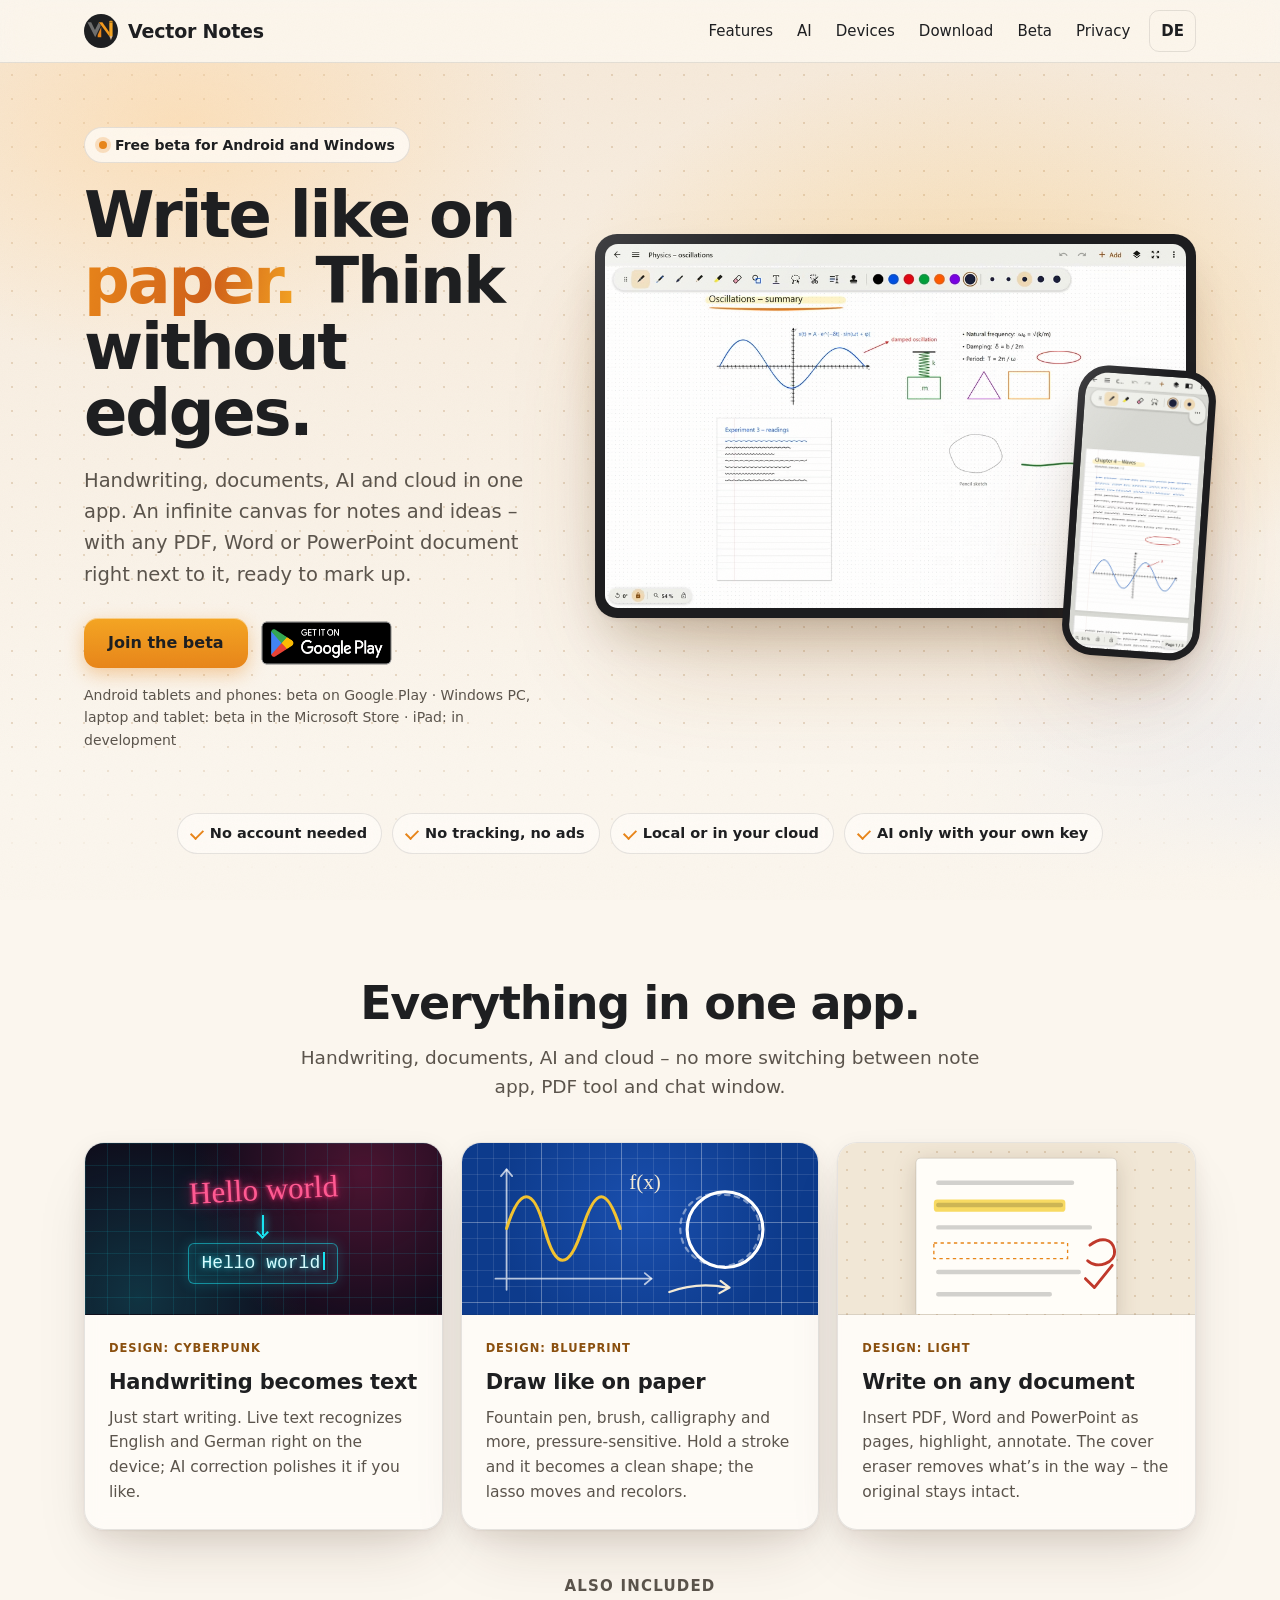
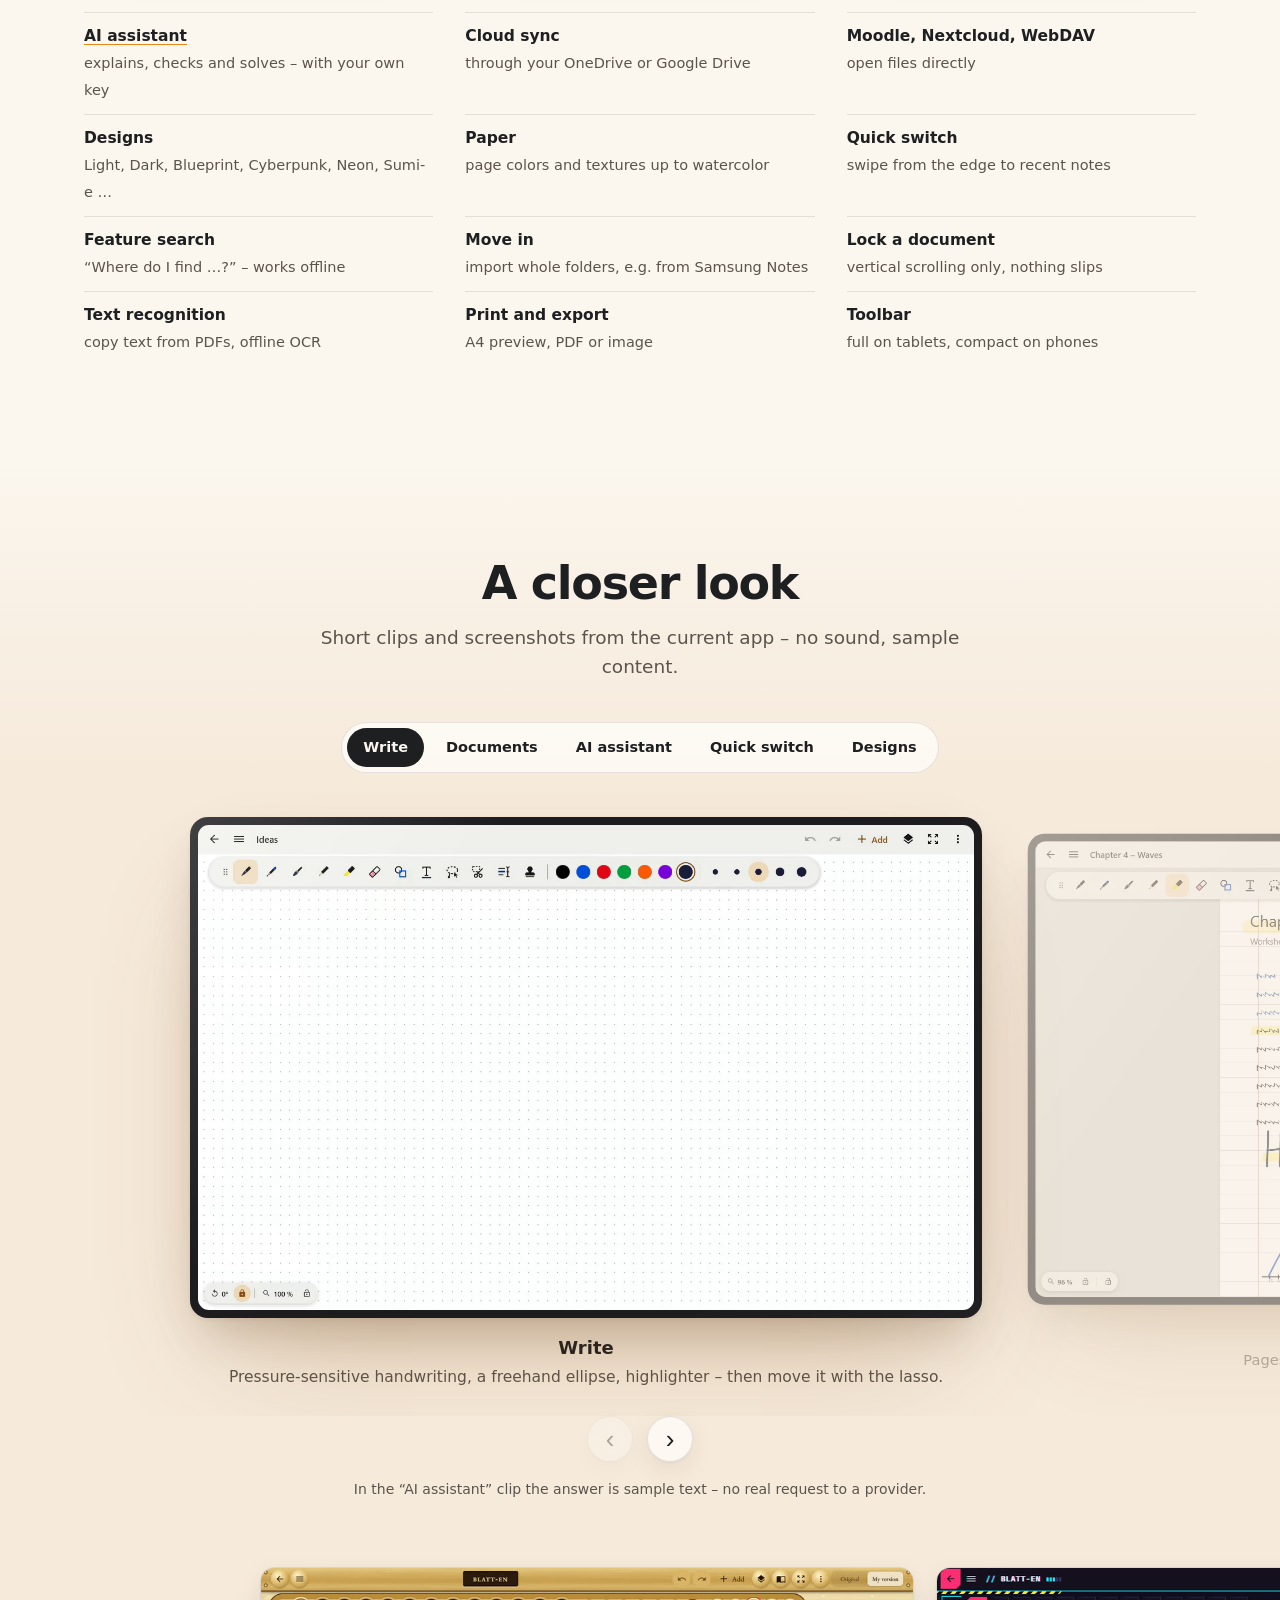
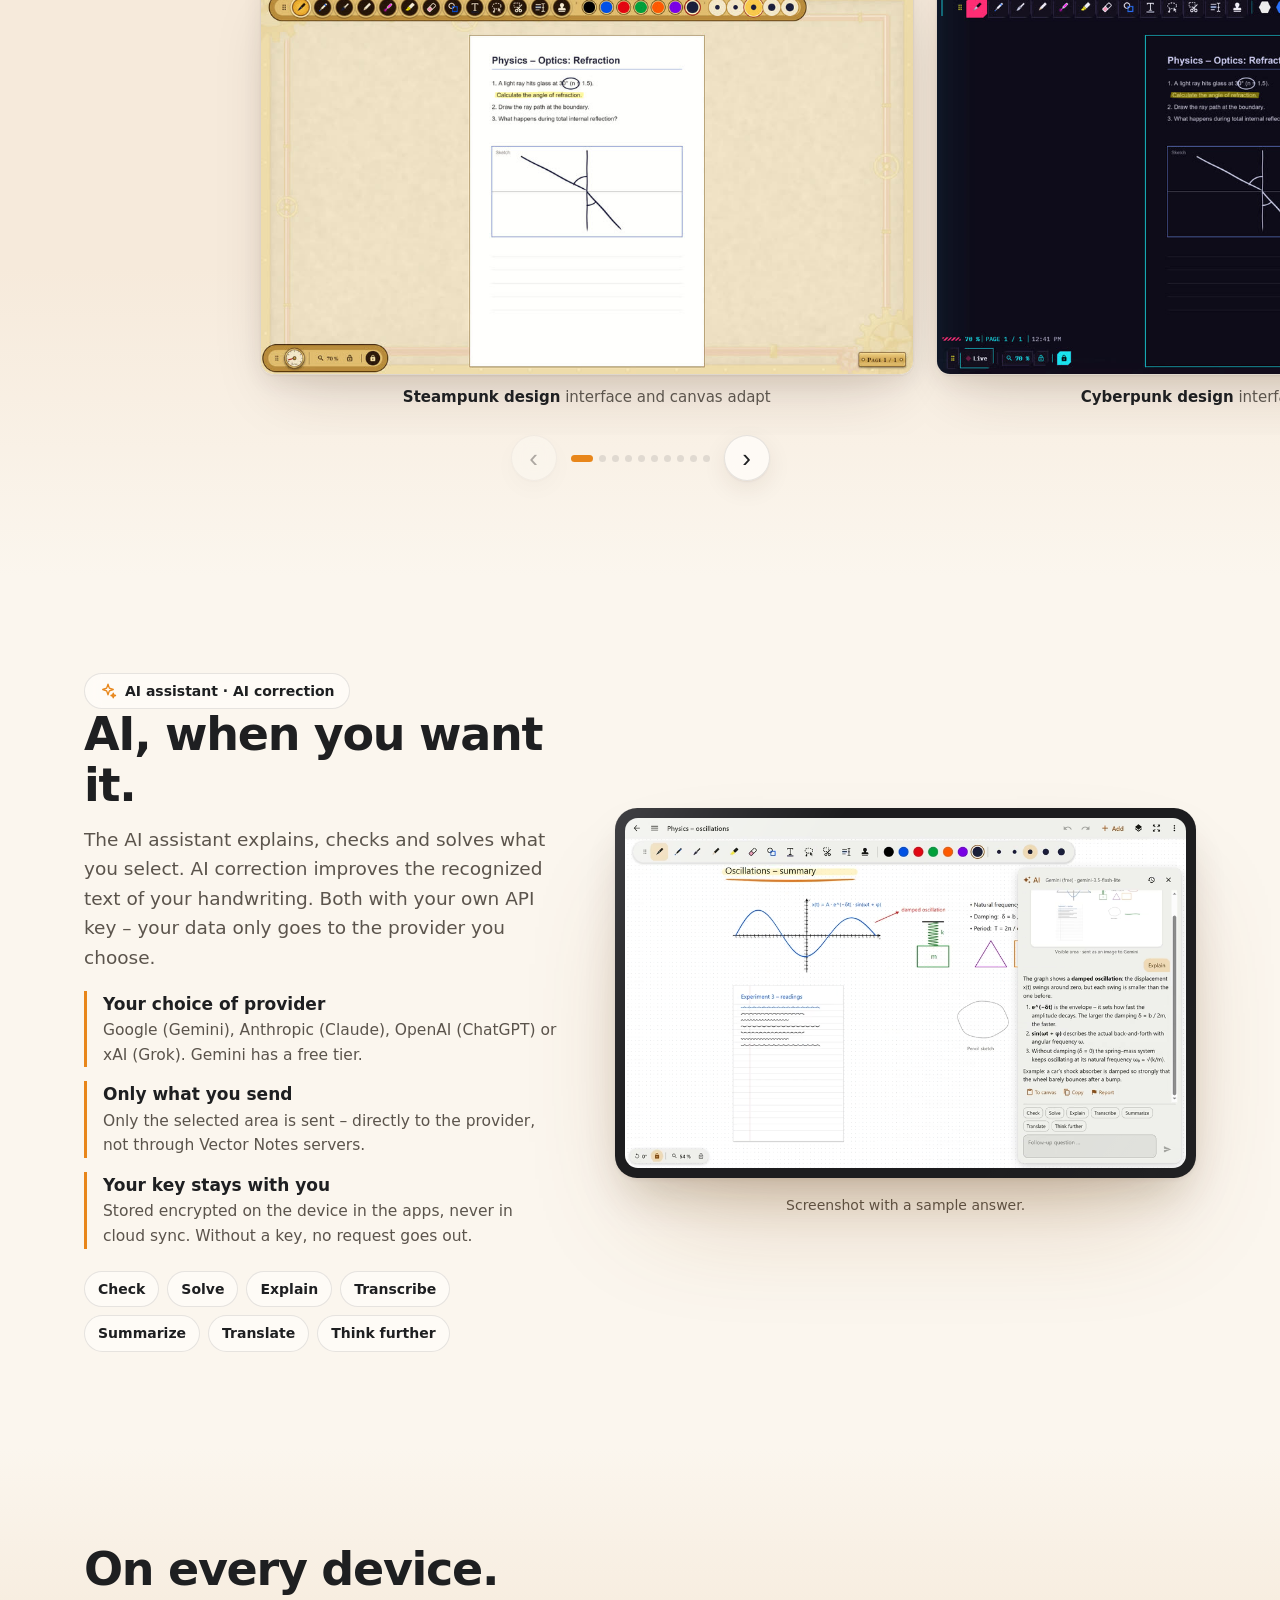
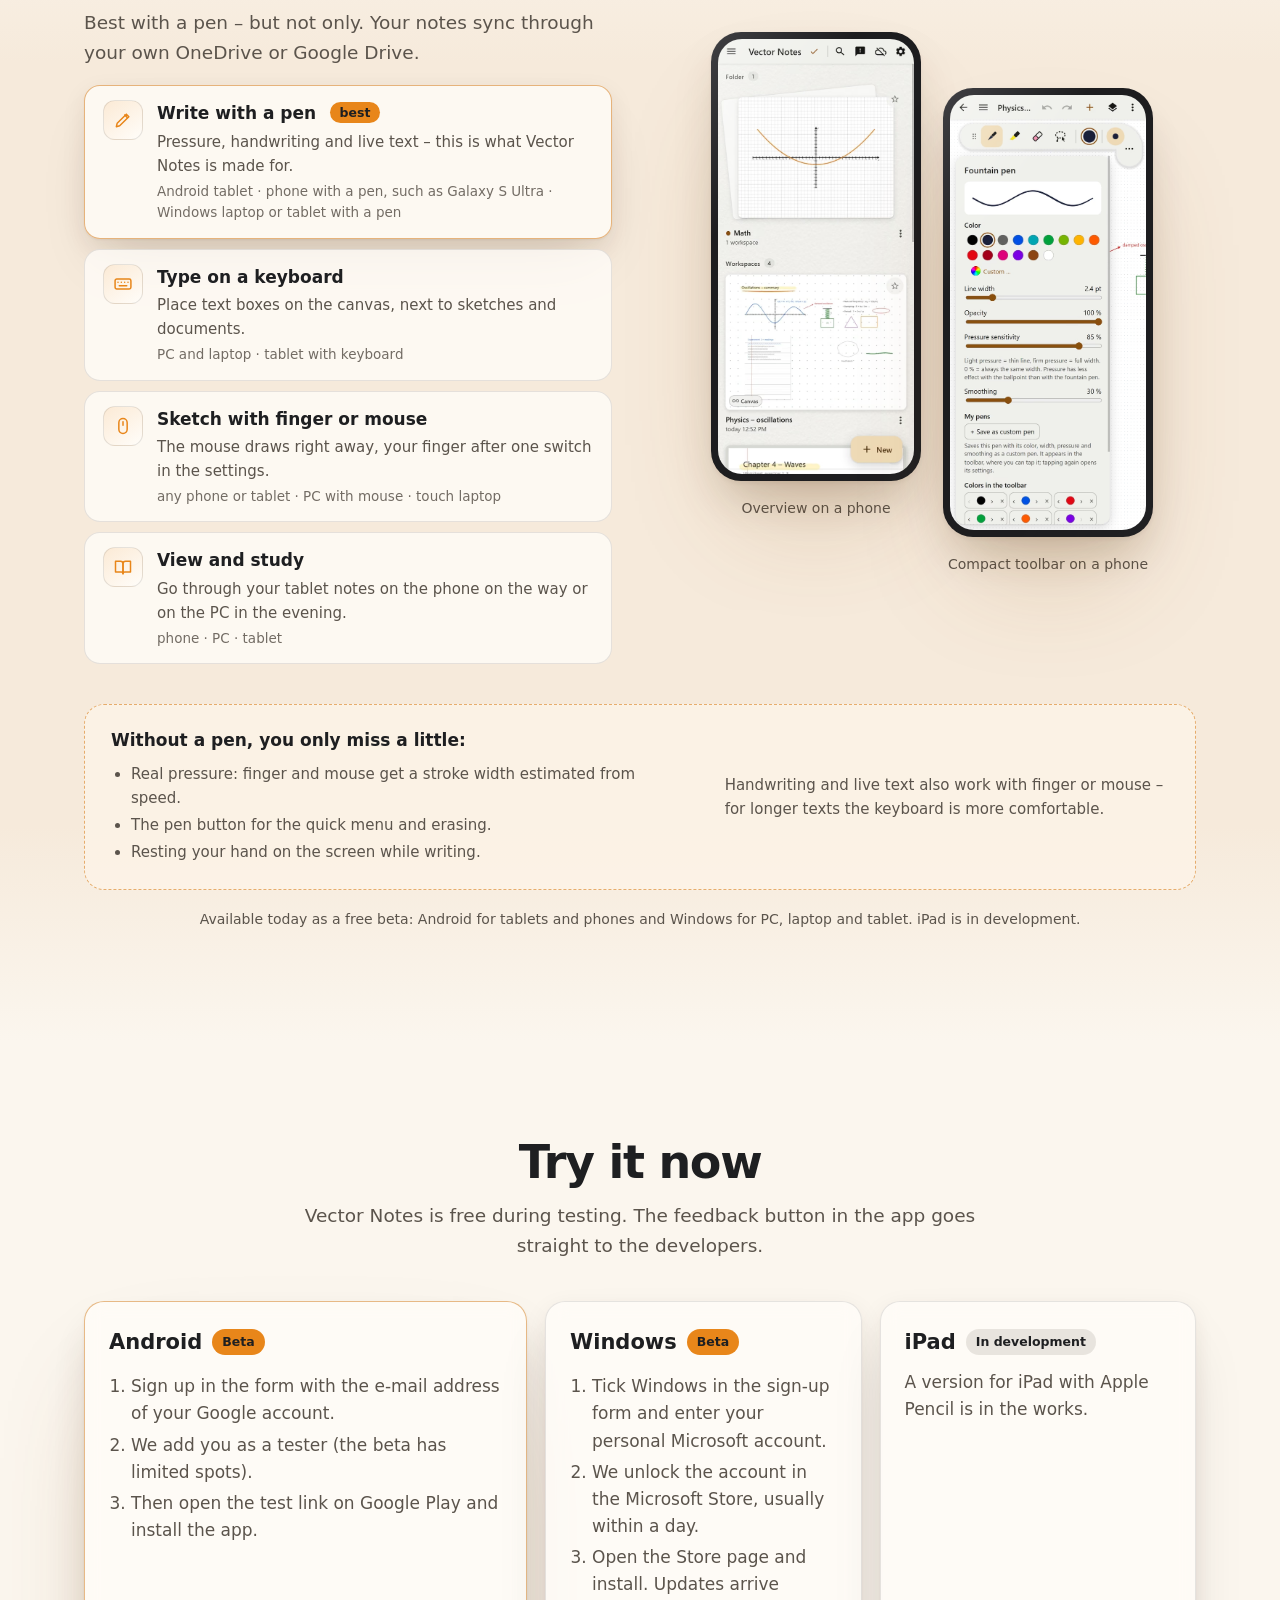
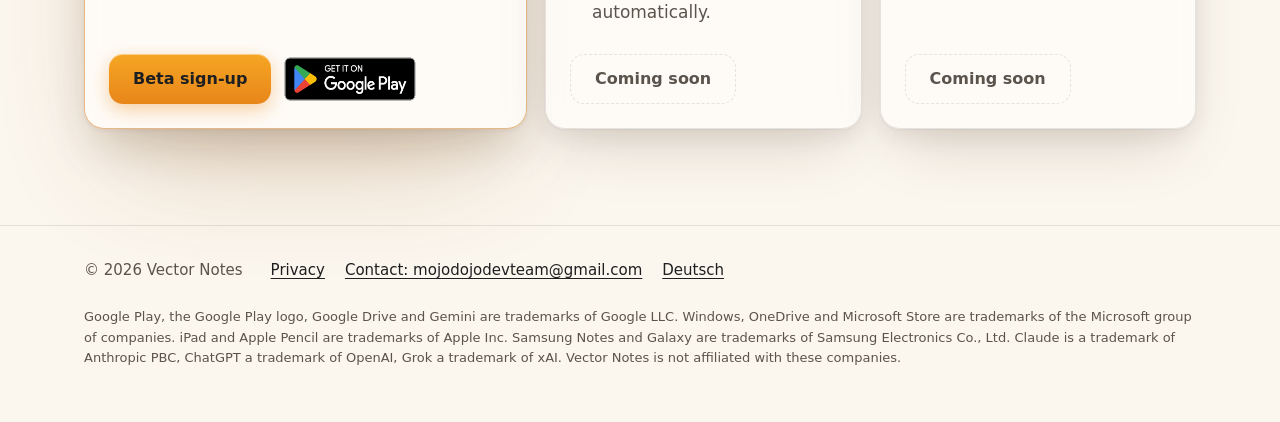
<file: en/index.html>
<!doctype html>
<html lang="en">
<head>
<meta charset="utf-8">
<meta name="viewport" content="width=device-width, initial-scale=1">
<title>Vector Notes – handwritten notes for tablet and pen (free beta)</title>
<meta name="description" content="Vector Notes: handwriting, documents, AI and cloud in one app. Infinite canvas, mark up PDFs, live handwriting to text, AI with your own key. No account, no tracking. Free beta for Android and Windows.">
<meta name="robots" content="index,follow">
<link rel="canonical" href="https://vectornotes.de/en/">
<link rel="alternate" hreflang="de" href="https://vectornotes.de/">
<link rel="alternate" hreflang="en" href="https://vectornotes.de/en/">
<link rel="alternate" hreflang="x-default" href="https://vectornotes.de/">
<meta name="theme-color" content="#fbf3e8" media="(prefers-color-scheme: light)">
<meta name="theme-color" content="#121110" media="(prefers-color-scheme: dark)">
<link rel="icon" href="/favicon.svg" type="image/svg+xml">
<link rel="icon" href="/img/icon-192.png" type="image/png" sizes="192x192">
<link rel="apple-touch-icon" href="/img/apple-touch-icon.png">
<meta property="og:type" content="website">
<meta property="og:site_name" content="Vector Notes">
<meta property="og:title" content="Vector Notes – handwritten notes for tablet and pen (free beta)">
<meta property="og:description" content="Vector Notes: handwriting, documents, AI and cloud in one app. Infinite canvas, mark up PDFs, live handwriting to text, AI with your own key. No account, no tracking. Free beta for Android and Windows.">
<meta property="og:url" content="https://vectornotes.de/en/">
<meta property="og:image" content="https://vectornotes.de/img/og-en.jpg">
<meta property="og:image:width" content="1024">
<meta property="og:image:height" content="500">
<meta property="og:locale" content="en_US">
<meta name="twitter:card" content="summary_large_image">
<link rel="stylesheet" href="/assets/site.css?v=6">
<script>document.documentElement.classList.add('js')</script>
</head>
<body>
<a class="skip" href="#inhalt">Skip to content</a>
<header class="kopf"><div class="wrap">
<a class="marke" href="/en/"><img src="/favicon.svg" width="34" height="34" alt="">Vector Notes</a>
<nav aria-label="Main menu"><a class="weg" href="/en/#all">Features</a><a class="weg" href="/en/#ai">AI</a><a class="weg" href="/en/#devices">Devices</a><a class="weg" href="/en/#platforms">Download</a><a class="weg beta-nav" href="/en/beta/">Beta</a><a class="weg2" href="/datenschutz/#en">Privacy</a><a class="sprache" href="/" hreflang="de" lang="de" title="Deutsch">DE</a></nav>
</div></header>
<main id="inhalt">
<section class="hero"><div class="licht" aria-hidden="true"></div><div class="wrap hero-raster">
<div class="hero-text">
<span class="beta-chip">Free beta for Android and Windows</span>
<h1>Write like on <em>paper.</em> Think without edges.</h1>
<p class="lead">Handwriting, documents, AI and cloud in one app. An infinite canvas for notes and ideas – with any PDF, Word or PowerPoint document right next to it, ready to mark up.</p>
<div class="aktionen">
<a class="knopf haupt" href="/en/beta/">Join the beta</a>
<a class="badge-play" href="https://play.google.com/apps/testing/app.vectornotes" rel="noopener"><img src="/img/google-play-en.png" width="646" height="250" alt="Get it on Google Play"></a>
</div>
<p class="klein">Android tablets and phones: beta on Google Play · Windows PC, laptop and tablet: beta in the Microsoft Store · iPad: in development</p>
</div>
<div class="hero-buehne" data-tilt>
<div class="geraet tablet"><picture>
<source media="(prefers-color-scheme: dark)" type="image/avif" srcset="/img/dunkel-en-960.avif?v=5 960w, /img/dunkel-en-1600.avif?v=5 1600w" sizes="(max-width: 900px) 100vw, 680px">
<source media="(prefers-color-scheme: dark)" type="image/webp" srcset="/img/dunkel-en-960.webp?v=5 960w, /img/dunkel-en-1600.webp?v=5 1600w" sizes="(max-width: 900px) 100vw, 680px">
<source type="image/avif" srcset="/img/hell-en-960.avif?v=5 960w, /img/hell-en-1600.avif?v=5 1600w" sizes="(max-width: 900px) 100vw, 680px">
<source type="image/webp" srcset="/img/hell-en-960.webp?v=5 960w, /img/hell-en-1600.webp?v=5 1600w" sizes="(max-width: 900px) 100vw, 680px">
<img src="/img/hell-en-960.jpg?v=5" width="2880" height="1800" alt="Vector Notes on a tablet: workspace “Physics – oscillations” with formulas, a graph, shapes and a lined sheet" fetchpriority="high">
</picture></div>
<div class="geraet handy"><picture><source type="image/avif" srcset="/img/handy-dokument-en-540.avif?v=5 540w" sizes="150px"><source type="image/webp" srcset="/img/handy-dokument-en-540.webp?v=5 540w" sizes="150px"><img src="/img/handy-dokument-en-540.jpg?v=5" srcset="/img/handy-dokument-en-540.jpg?v=5 540w" sizes="150px" width="1082" height="2402" alt="Vector Notes on a phone: a document with handwriting and the compact toolbar" fetchpriority="high" decoding="async"></picture></div>
</div>
</div>
<ul class="vertrauen wrap" role="list"><li>No account needed</li><li>No tracking, no ads</li><li>Local or in your cloud</li><li>AI only with your own key</li></ul>
</section>

<section class="block" id="all" aria-labelledby="h-alles"><div class="wrap">
<div class="kopfzeile r"><h2 id="h-alles">Everything in one app.</h2><p class="einleitung">Handwriting, documents, AI and cloud – no more switching between note app, PDF tool and chat window.</p></div>
<div class="highlights"><article class="hl r" style="--i:0"><div class="hl-bild cyber" aria-hidden="true"><span class="cy-hand">Hello world</span><span class="cy-pfeil"></span><span class="cy-text">Hello world<i></i></span></div><div class="hl-text"><span class="hl-thema">Design: Cyberpunk</span><h3>Handwriting becomes text</h3><p>Just start writing. Live text recognizes English and German right on the device; AI correction polishes it if you like.</p></div></article><article class="hl r" style="--i:1"><div class="hl-bild blueprint" aria-hidden="true"><svg class="bp-zeichnung" viewBox="0 0 320 150" aria-hidden="true"><g class="bp-achsen"><path d="M30 120H170M40 130V22"/><path d="M164 115l6 5-6 5M35 28l5-6 5 6"/></g><path class="bp-kurve" d="M40 75c12-38 24-38 34 0s22 38 34 0 22-38 34 0"/><path class="bp-frei" d="M232 44c-24-2-38 16-36 34 2 22 24 34 44 30 20-5 30-22 26-40-4-16-18-25-36-23"/><circle class="bp-form" cx="236" cy="76" r="34"/><path class="bp-pfeil" d="M186 132c16-6 32-8 52-4M232 122l8 6-9 5"/><text class="bp-text" x="150" y="40">f(x)</text></svg></div><div class="hl-text"><span class="hl-thema">Design: Blueprint</span><h3>Draw like on paper</h3><p>Fountain pen, brush, calligraphy and more, pressure-sensitive. Hold a stroke and it becomes a clean shape; the lasso moves and recolors.</p></div></article><article class="hl r" style="--i:2"><div class="hl-bild papier" aria-hidden="true"><svg class="dok-zeichnung" viewBox="0 0 320 150" aria-hidden="true"><rect class="dok-blatt" x="70" y="12" width="180" height="150" rx="4"/><rect class="dok-marker" x="86" y="49" width="118" height="11" rx="3"/><g class="dok-zeilen"><path d="M90 34h120M90 54h110M90 74h136M90 94h96M90 114h126M90 134h100"/></g><path class="dok-weg" d="M86 88h120v14H86z"/><path class="dok-tinte" d="M226 90c10-8 20-6 22 4 2 12-16 18-24 10"/><path class="dok-tinte" d="M222 120l8 8 16-20"/></svg></div><div class="hl-text"><span class="hl-thema">Design: Light</span><h3>Write on any document</h3><p>Insert PDF, Word and PowerPoint as pages, highlight, annotate. The cover eraser removes what’s in the way – the original stays intact.</p></div></article></div>
<div class="mehr-block r" id="features"><h3>Also included</h3><ul class="mehr" role="list"><li><b><a href="#ai">AI assistant</a></b><span>explains, checks and solves – with your own key</span></li><li><b>Cloud sync</b><span>through your OneDrive or Google Drive</span></li><li><b>Moodle, Nextcloud, WebDAV</b><span>open files directly</span></li><li><b>Designs</b><span>Light, Dark, Blueprint, Cyberpunk, Neon, Sumi-e …</span></li><li><b>Paper</b><span>page colors and textures up to watercolor</span></li><li><b>Quick switch</b><span>swipe from the edge to recent notes</span></li><li><b>Feature search</b><span>“Where do I find …?” – works offline</span></li><li><b>Move in</b><span>import whole folders, e.g. from Samsung Notes</span></li><li><b>Lock a document</b><span>vertical scrolling only, nothing slips</span></li><li><b>Text recognition</b><span>copy text from PDFs, offline OCR</span></li><li><b>Print and export</b><span>A4 preview, PDF or image</span></li><li><b>Toolbar</b><span>full on tablets, compact on phones</span></li></ul></div>
</div></section>

<section class="block farbig" id="highlights" aria-labelledby="h-videos"><div class="wrap">
<div class="kopfzeile r"><h2 id="h-videos">A closer look</h2><p class="einleitung">Short clips and screenshots from the current app – no sound, sample content.</p></div>
<div id="videos"><div class="karussell clips-k r" data-karussell aria-roledescription="carousel" aria-label="See it in action">
<div class="reiter" role="tablist"><button type="button" role="tab" aria-selected="true" data-ziel="0">Write</button><button type="button" role="tab" aria-selected="false" data-ziel="1">Documents</button><button type="button" role="tab" aria-selected="false" data-ziel="2">AI assistant</button><button type="button" role="tab" aria-selected="false" data-ziel="3">Quick switch</button><button type="button" role="tab" aria-selected="false" data-ziel="4">Designs</button></div>
<div class="spur" tabindex="0">
<figure class="folie clip" role="group" aria-roledescription="slide" aria-label="Image 1 of 5: Write">
<div class="geraet tablet klein"><video muted loop playsinline preload="none" width="1440" height="900" poster="/video/schreiben-en.webp?v=5" data-auto aria-label="Write">
<source src="/video/schreiben-en.mp4?v=5" type="video/mp4; codecs=avc1.640028"><source src="/video/schreiben-en.webm?v=5" type="video/webm; codecs=vp9"></video></div>
<figcaption><b>Write</b><span>Pressure-sensitive handwriting, a freehand ellipse, highlighter – then move it with the lasso.</span></figcaption></figure>
<figure class="folie clip" role="group" aria-roledescription="slide" aria-label="Image 2 of 5: Documents">
<div class="geraet tablet klein"><video muted loop playsinline preload="none" width="1440" height="900" data-poster="/video/dokument-en.webp?v=5" data-auto aria-label="Documents">
<source src="/video/dokument-en.mp4?v=5" type="video/mp4; codecs=avc1.640028"><source src="/video/dokument-en.webm?v=5" type="video/webm; codecs=vp9"></video></div>
<figcaption><b>Documents</b><span>Pages like paper: highlight, write, mark up.</span></figcaption></figure>
<figure class="folie clip" role="group" aria-roledescription="slide" aria-label="Image 3 of 5: AI assistant">
<div class="geraet tablet klein"><video muted loop playsinline preload="none" width="1440" height="900" data-poster="/video/ki-en.webp?v=5" data-auto aria-label="AI assistant">
<source src="/video/ki-en.mp4?v=5" type="video/mp4; codecs=avc1.640028"><source src="/video/ki-en.webm?v=5" type="video/webm; codecs=vp9"></video></div>
<figcaption><b>AI assistant</b><span>Send the visible area to the AI, tap “Explain” – the answer appears live in the side panel.</span></figcaption></figure>
<figure class="folie clip" role="group" aria-roledescription="slide" aria-label="Image 4 of 5: Quick switch">
<div class="geraet tablet klein"><video muted loop playsinline preload="none" width="1440" height="900" data-poster="/video/schnell-en.webp?v=5" data-auto aria-label="Quick switch">
<source src="/video/schnell-en.mp4?v=5" type="video/mp4; codecs=avc1.640028"><source src="/video/schnell-en.webm?v=5" type="video/webm; codecs=vp9"></video></div>
<figcaption><b>Quick switch</b><span>Swipe from the edge: your recent notes as thumbnails, one tap switches.</span></figcaption></figure>
<figure class="folie clip" role="group" aria-roledescription="slide" aria-label="Image 5 of 5: Designs">
<div class="geraet tablet klein"><video muted loop playsinline preload="none" width="1440" height="900" data-poster="/video/designs-en.webp?v=5" data-auto aria-label="Designs">
<source src="/video/designs-en.mp4?v=5" type="video/mp4; codecs=avc1.640028"><source src="/video/designs-en.webm?v=5" type="video/webm; codecs=vp9"></video></div>
<figcaption><b>Designs</b><span>Light, dark, drafting table, Sumi-e and Cyberpunk – the canvas adapts.</span></figcaption></figure>
</div>
<div class="steuer"><button type="button" class="pfeil" data-schritt="-1" aria-label="Previous">‹</button><button type="button" class="pfeil" data-schritt="1" aria-label="Next">›</button></div>
</div>
<p class="klein mitte">In the “AI assistant” clip the answer is sample text – no real request to a provider.</p></div>
<div class="karussell bilder-k r" id="gallery" data-karussell aria-roledescription="carousel" aria-label="Screenshots">
<div class="spur" tabindex="0">
<figure class="folie" role="group" aria-label="Image 1 of 10"><picture><img src="/img/design-steampunk-en-960.jpg?v=1" srcset="/img/design-steampunk-en-960.jpg?v=1 960w, /img/design-steampunk-en-1440.jpg?v=1 1440w" sizes="(max-width: 760px) 88vw, 760px" width="1440" height="900" alt="Worksheet in the Steampunk design: handwriting, highlighter and sketch" loading="lazy" decoding="async"></picture><figcaption><b>Steampunk design</b> interface and canvas adapt</figcaption></figure>
<figure class="folie" role="group" aria-label="Image 2 of 10"><picture><img src="/img/design-cyberpunk-en-960.jpg?v=1" srcset="/img/design-cyberpunk-en-960.jpg?v=1 960w, /img/design-cyberpunk-en-1440.jpg?v=1 1440w" sizes="(max-width: 760px) 88vw, 760px" width="1440" height="900" alt="Worksheet in the Cyberpunk design: handwriting, highlighter and sketch" loading="lazy" decoding="async"></picture><figcaption><b>Cyberpunk design</b> interface and canvas adapt</figcaption></figure>
<figure class="folie" role="group" aria-label="Image 3 of 10"><picture><img src="/img/design-sumie-en-960.jpg?v=1" srcset="/img/design-sumie-en-960.jpg?v=1 960w, /img/design-sumie-en-1440.jpg?v=1 1440w" sizes="(max-width: 760px) 88vw, 760px" width="1440" height="900" alt="Worksheet in the Sumi-e design: handwriting, highlighter and sketch" loading="lazy" decoding="async"></picture><figcaption><b>Sumi-e design</b> interface and canvas adapt</figcaption></figure>
<figure class="folie" role="group" aria-label="Image 4 of 10"><picture><img src="/img/design-bauhaus-en-960.jpg?v=1" srcset="/img/design-bauhaus-en-960.jpg?v=1 960w, /img/design-bauhaus-en-1440.jpg?v=1 1440w" sizes="(max-width: 760px) 88vw, 760px" width="1440" height="900" alt="Worksheet in the Bauhaus design: handwriting, highlighter and sketch" loading="lazy" decoding="async"></picture><figcaption><b>Bauhaus design</b> interface and canvas adapt</figcaption></figure>
<figure class="folie" role="group" aria-label="Image 5 of 10"><picture><source type="image/avif" srcset="/img/dokument-en-960.avif?v=5 960w, /img/dokument-en-1600.avif?v=5 1600w" sizes="(max-width: 760px) 88vw, 760px"><source type="image/webp" srcset="/img/dokument-en-960.webp?v=5 960w, /img/dokument-en-1600.webp?v=5 1600w" sizes="(max-width: 760px) 88vw, 760px"><img src="/img/dokument-en-960.jpg?v=5" srcset="/img/dokument-en-960.jpg?v=5 960w, /img/dokument-en-1600.jpg?v=5 1600w" sizes="(max-width: 760px) 88vw, 760px" width="2880" height="1800" alt="A worksheet marked up with the pen" loading="lazy" decoding="async"></picture><figcaption><b>Worksheet</b> marked up with the pen</figcaption></figure>
<figure class="folie" role="group" aria-label="Image 6 of 10"><picture><source type="image/avif" srcset="/img/uebersicht-en-960.avif?v=5 960w, /img/uebersicht-en-1600.avif?v=5 1600w" sizes="(max-width: 760px) 88vw, 760px"><source type="image/webp" srcset="/img/uebersicht-en-960.webp?v=5 960w, /img/uebersicht-en-1600.webp?v=5 1600w" sizes="(max-width: 760px) 88vw, 760px"><img src="/img/uebersicht-en-960.jpg?v=5" srcset="/img/uebersicht-en-960.jpg?v=5 960w, /img/uebersicht-en-1600.jpg?v=5 1600w" sizes="(max-width: 760px) 88vw, 760px" width="2880" height="1800" alt="Overview with folders and previews" loading="lazy" decoding="async"></picture><figcaption><b>Overview</b> with folders and previews</figcaption></figure>
<figure class="folie" role="group" aria-label="Image 7 of 10"><picture><source type="image/avif" srcset="/img/suche-en-960.avif?v=5 960w, /img/suche-en-1600.avif?v=5 1600w" sizes="(max-width: 760px) 88vw, 760px"><source type="image/webp" srcset="/img/suche-en-960.webp?v=5 960w, /img/suche-en-1600.webp?v=5 1600w" sizes="(max-width: 760px) 88vw, 760px"><img src="/img/suche-en-960.jpg?v=5" srcset="/img/suche-en-960.jpg?v=5 960w, /img/suche-en-1600.jpg?v=5 1600w" sizes="(max-width: 760px) 88vw, 760px" width="2880" height="1800" alt="Feature search with results for “paper”" loading="lazy" decoding="async"></picture><figcaption><b>Feature search</b> understands your own words</figcaption></figure>
<figure class="folie" role="group" aria-label="Image 8 of 10"><picture><source type="image/avif" srcset="/img/sammel-en-960.avif?v=5 960w, /img/sammel-en-1600.avif?v=5 1600w" sizes="(max-width: 760px) 88vw, 760px"><source type="image/webp" srcset="/img/sammel-en-960.webp?v=5 960w, /img/sammel-en-1600.webp?v=5 1600w" sizes="(max-width: 760px) 88vw, 760px"><img src="/img/sammel-en-960.jpg?v=5" srcset="/img/sammel-en-960.jpg?v=5 960w, /img/sammel-en-1600.jpg?v=5 1600w" sizes="(max-width: 760px) 88vw, 760px" width="2880" height="1800" alt="Dialog “Import a folder or several files”" loading="lazy" decoding="async"></picture><figcaption><b>Move in</b> import whole folders at once</figcaption></figure>
<figure class="folie" role="group" aria-label="Image 9 of 10"><picture><source type="image/avif" srcset="/img/papier-en-960.avif?v=5 960w, /img/papier-en-1600.avif?v=5 1600w" sizes="(max-width: 760px) 88vw, 760px"><source type="image/webp" srcset="/img/papier-en-960.webp?v=5 960w, /img/papier-en-1600.webp?v=5 1600w" sizes="(max-width: 760px) 88vw, 760px"><img src="/img/papier-en-960.jpg?v=5" srcset="/img/papier-en-960.jpg?v=5 960w, /img/papier-en-1600.jpg?v=5 1600w" sizes="(max-width: 760px) 88vw, 760px" width="2880" height="1800" alt="Document on watercolor paper with handwriting and a diagram" loading="lazy" decoding="async"></picture><figcaption><b>Paper with character</b> here: watercolor</figcaption></figure>
<figure class="folie" role="group" aria-label="Image 10 of 10"><picture><source type="image/avif" srcset="/img/werkzeug-en-960.avif?v=5 960w, /img/werkzeug-en-1600.avif?v=5 1600w" sizes="(max-width: 760px) 88vw, 760px"><source type="image/webp" srcset="/img/werkzeug-en-960.webp?v=5 960w, /img/werkzeug-en-1600.webp?v=5 1600w" sizes="(max-width: 760px) 88vw, 760px"><img src="/img/werkzeug-en-960.jpg?v=5" srcset="/img/werkzeug-en-960.jpg?v=5 960w, /img/werkzeug-en-1600.jpg?v=5 1600w" sizes="(max-width: 760px) 88vw, 760px" width="2880" height="1800" alt="Fountain pen panel with color, stroke width, opacity and pressure sensitivity" loading="lazy" decoding="async"></picture><figcaption><b>Tool panel</b> color, width, pressure, smoothing</figcaption></figure>
</div>
<div class="steuer"><button type="button" class="pfeil" data-schritt="-1" aria-label="Back">‹</button><span class="punkte" aria-hidden="true"></span><button type="button" class="pfeil" data-schritt="1" aria-label="Next">›</button></div>
</div>
</div></section>

<section class="block" id="ai" aria-labelledby="h-ki"><div class="wrap zwei ki-zwei">
<div class="r">
<span class="beta-chip ki-chip"><svg viewBox="0 0 24 24" fill="none" stroke="currentColor" stroke-width="1.8" stroke-linecap="round" stroke-linejoin="round" aria-hidden="true"><path d="M12 3l1.8 5.2L19 10l-5.2 1.8L12 17l-1.8-5.2L5 10l5.2-1.8z"/><path d="M19 15l.8 2.2L22 18l-2.2.8L19 21l-.8-2.2L16 18l2.2-.8z"/></svg>AI assistant · AI correction</span>
<h2 id="h-ki">AI, when you want it.</h2>
<p class="einleitung">The AI assistant explains, checks and solves what you select. AI correction improves the recognized text of your handwriting. Both with your own API key – your data only goes to the provider you choose.</p>
<dl class="ki-punkte"><div><dt>Your choice of provider</dt><dd>Google (Gemini), Anthropic (Claude), OpenAI (ChatGPT) or xAI (Grok). Gemini has a free tier.</dd></div><div><dt>Only what you send</dt><dd>Only the selected area is sent – directly to the provider, not through Vector Notes servers.</dd></div><div><dt>Your key stays with you</dt><dd>Stored encrypted on the device in the apps, never in cloud sync. Without a key, no request goes out.</dd></div></dl>
<ul class="chips" role="list" aria-label="Quick actions"><li>Check</li><li>Solve</li><li>Explain</li><li>Transcribe</li><li>Summarize</li><li>Translate</li><li>Think further</li></ul>
</div>
<figure class="r schwebe" data-tilt><div class="geraet tablet"><picture><source type="image/avif" srcset="/img/ki-en-960.avif?v=5 960w, /img/ki-en-1600.avif?v=5 1600w" sizes="(max-width: 900px) 100vw, 620px"><source type="image/webp" srcset="/img/ki-en-960.webp?v=5 960w, /img/ki-en-1600.webp?v=5 1600w" sizes="(max-width: 900px) 100vw, 620px"><img src="/img/ki-en-960.jpg?v=5" srcset="/img/ki-en-960.jpg?v=5 960w, /img/ki-en-1600.jpg?v=5 1600w" sizes="(max-width: 900px) 100vw, 620px" width="2880" height="1800" alt="AI side panel next to the notes: answer to “Explain” about the damped oscillation" loading="lazy" decoding="async"></picture></div><figcaption class="klein">Screenshot with a sample answer.</figcaption></figure>
</div></section>

<section class="block farbig" id="devices" aria-labelledby="h-ger"><div class="wrap zwei geraete-zwei">
<div class="r">
<h2 id="h-ger">On every device.</h2>
<p class="einleitung">Best with a pen – but not only. Your notes sync through your own OneDrive or Google Drive.</p>
<ul class="nutzung" role="list" aria-label="Ways to use Vector Notes"><li class="beste"><svg viewBox="0 0 24 24" fill="none" stroke="currentColor" stroke-width="1.8" stroke-linecap="round" stroke-linejoin="round" aria-hidden="true"><path d="M4 20l4-1 11-11-3-3L5 16l-1 4z"/><path d="M14 6l3 3"/></svg><div><b>Write with a pen</b> <span class="status an">best</span><p>Pressure, handwriting and live text – this is what Vector Notes is made for.</p><small>Android tablet · phone with a pen, such as Galaxy S Ultra · Windows laptop or tablet with a pen</small></div></li><li><svg viewBox="0 0 24 24" fill="none" stroke="currentColor" stroke-width="1.8" stroke-linecap="round" stroke-linejoin="round" aria-hidden="true"><rect x="2.5" y="6" width="19" height="12" rx="2"/><path d="M6 10h.01M10 10h.01M14 10h.01M18 10h.01M7.5 14h9"/></svg><div><b>Type on a keyboard</b><p>Place text boxes on the canvas, next to sketches and documents.</p><small>PC and laptop · tablet with keyboard</small></div></li><li><svg viewBox="0 0 24 24" fill="none" stroke="currentColor" stroke-width="1.8" stroke-linecap="round" stroke-linejoin="round" aria-hidden="true"><rect x="7" y="3" width="10" height="18" rx="5"/><path d="M12 7v4"/></svg><div><b>Sketch with finger or mouse</b><p>The mouse draws right away, your finger after one switch in the settings.</p><small>any phone or tablet · PC with mouse · touch laptop</small></div></li><li><svg viewBox="0 0 24 24" fill="none" stroke="currentColor" stroke-width="1.8" stroke-linecap="round" stroke-linejoin="round" aria-hidden="true"><path d="M3 5h6a3 3 0 013 3v12a2 2 0 00-2-2H3z"/><path d="M21 5h-6a3 3 0 00-3 3v12a2 2 0 012-2h7z"/></svg><div><b>View and study</b><p>Go through your tablet notes on the phone on the way or on the PC in the evening.</p><small>phone · PC · tablet</small></div></li></ul>
</div>
<div class="ger-handys r"><figure style="--i:0"><div class="geraet handy"><picture><source type="image/avif" srcset="/img/handy-uebersicht-en-540.avif?v=5 540w" sizes="(max-width: 760px) 40vw, 200px"><source type="image/webp" srcset="/img/handy-uebersicht-en-540.webp?v=5 540w" sizes="(max-width: 760px) 40vw, 200px"><img src="/img/handy-uebersicht-en-540.jpg?v=5" srcset="/img/handy-uebersicht-en-540.jpg?v=5 540w" sizes="(max-width: 760px) 40vw, 200px" width="1082" height="2402" alt="Overview on a phone" loading="lazy" decoding="async"></picture></div><figcaption class="klein">Overview on a phone</figcaption></figure><figure style="--i:1"><div class="geraet handy"><picture><source type="image/avif" srcset="/img/handy-werkzeug-en-540.avif?v=5 540w" sizes="(max-width: 760px) 40vw, 200px"><source type="image/webp" srcset="/img/handy-werkzeug-en-540.webp?v=5 540w" sizes="(max-width: 760px) 40vw, 200px"><img src="/img/handy-werkzeug-en-540.jpg?v=5" srcset="/img/handy-werkzeug-en-540.jpg?v=5 540w" sizes="(max-width: 760px) 40vw, 200px" width="1082" height="2402" alt="Tool panel with compact toolbar on a phone" loading="lazy" decoding="async"></picture></div><figcaption class="klein">Compact toolbar on a phone</figcaption></figure></div>
</div>
<div class="wrap"><div class="ohne-stift r"><div><b>Without a pen, you only miss a little:</b><ul><li>Real pressure: finger and mouse get a stroke width estimated from speed.</li><li>The pen button for the quick menu and erasing.</li><li>Resting your hand on the screen while writing.</li></ul></div><p>Handwriting and live text also work with finger or mouse – for longer texts the keyboard is more comfortable.</p></div>
<p class="klein mitte verfuegbar">Available today as a free beta: Android for tablets and phones and Windows for PC, laptop and tablet. iPad is in development.</p>
</div></section>

<section class="block" id="platforms" aria-labelledby="h-p"><div class="wrap">
<div class="kopfzeile r"><h2 id="h-p">Try it now</h2><p class="einleitung">Vector Notes is free during testing. The feedback button in the app goes straight to the developers.</p></div>
<div class="plattformen">
<article class="p haupt-p r"><h3>Android <span class="status an">Beta</span></h3>
<ol><li>Sign up in the form with the e-mail address of your Google account.</li><li>We add you as a tester (the beta has limited spots).</li><li>Then open the test link on Google Play and install the app.</li></ol>
<div class="aktionen"><a class="knopf haupt" href="/en/beta/">Beta sign-up</a>
<a class="badge-play" href="https://play.google.com/apps/testing/app.vectornotes" rel="noopener"><img src="/img/google-play-en.png" width="646" height="250" alt="Get it on Google Play" loading="lazy"></a></div>
</article>
<article class="p r" style="--i:1"><h3>Windows <span class="status an">Beta</span></h3>
<ol><li>Tick Windows in the sign-up form and enter your personal Microsoft account.</li><li>We unlock the account in the Microsoft Store, usually within a day.</li><li>Open the Store page and install. Updates arrive automatically.</li></ol>
<div class="aktionen"><span class="knopf" aria-disabled="true">Coming soon</span></div></article>
<article class="p r" style="--i:2"><h3>iPad <span class="status">In development</span></h3><p>A version for iPad with Apple Pencil is in the works.</p>
<div class="aktionen"><span class="knopf" aria-disabled="true">Coming soon</span></div></article>
</div>
</div></section>

</main>
<footer class="fuss"><div class="wrap">
<span>© 2026 Vector Notes</span>
<nav aria-label="Footer"><a href="/datenschutz/#en">Privacy</a><a href="mailto:mojodojodevteam@gmail.com">Contact: mojodojodevteam@gmail.com</a><a href="/" hreflang="de">Deutsch</a></nav>
<p class="marken">Google Play, the Google Play logo, Google Drive and Gemini are trademarks of Google LLC. Windows, OneDrive and Microsoft Store are trademarks of the Microsoft group of companies. iPad and Apple Pencil are trademarks of Apple Inc. Samsung Notes and Galaxy are trademarks of Samsung Electronics Co., Ltd. Claude is a trademark of Anthropic PBC, ChatGPT a trademark of OpenAI, Grok a trademark of xAI. Vector Notes is not affiliated with these companies.</p>
</div></footer>
<script src="/assets/site.js?v=6" defer></script>
</body>
</html>
</file>
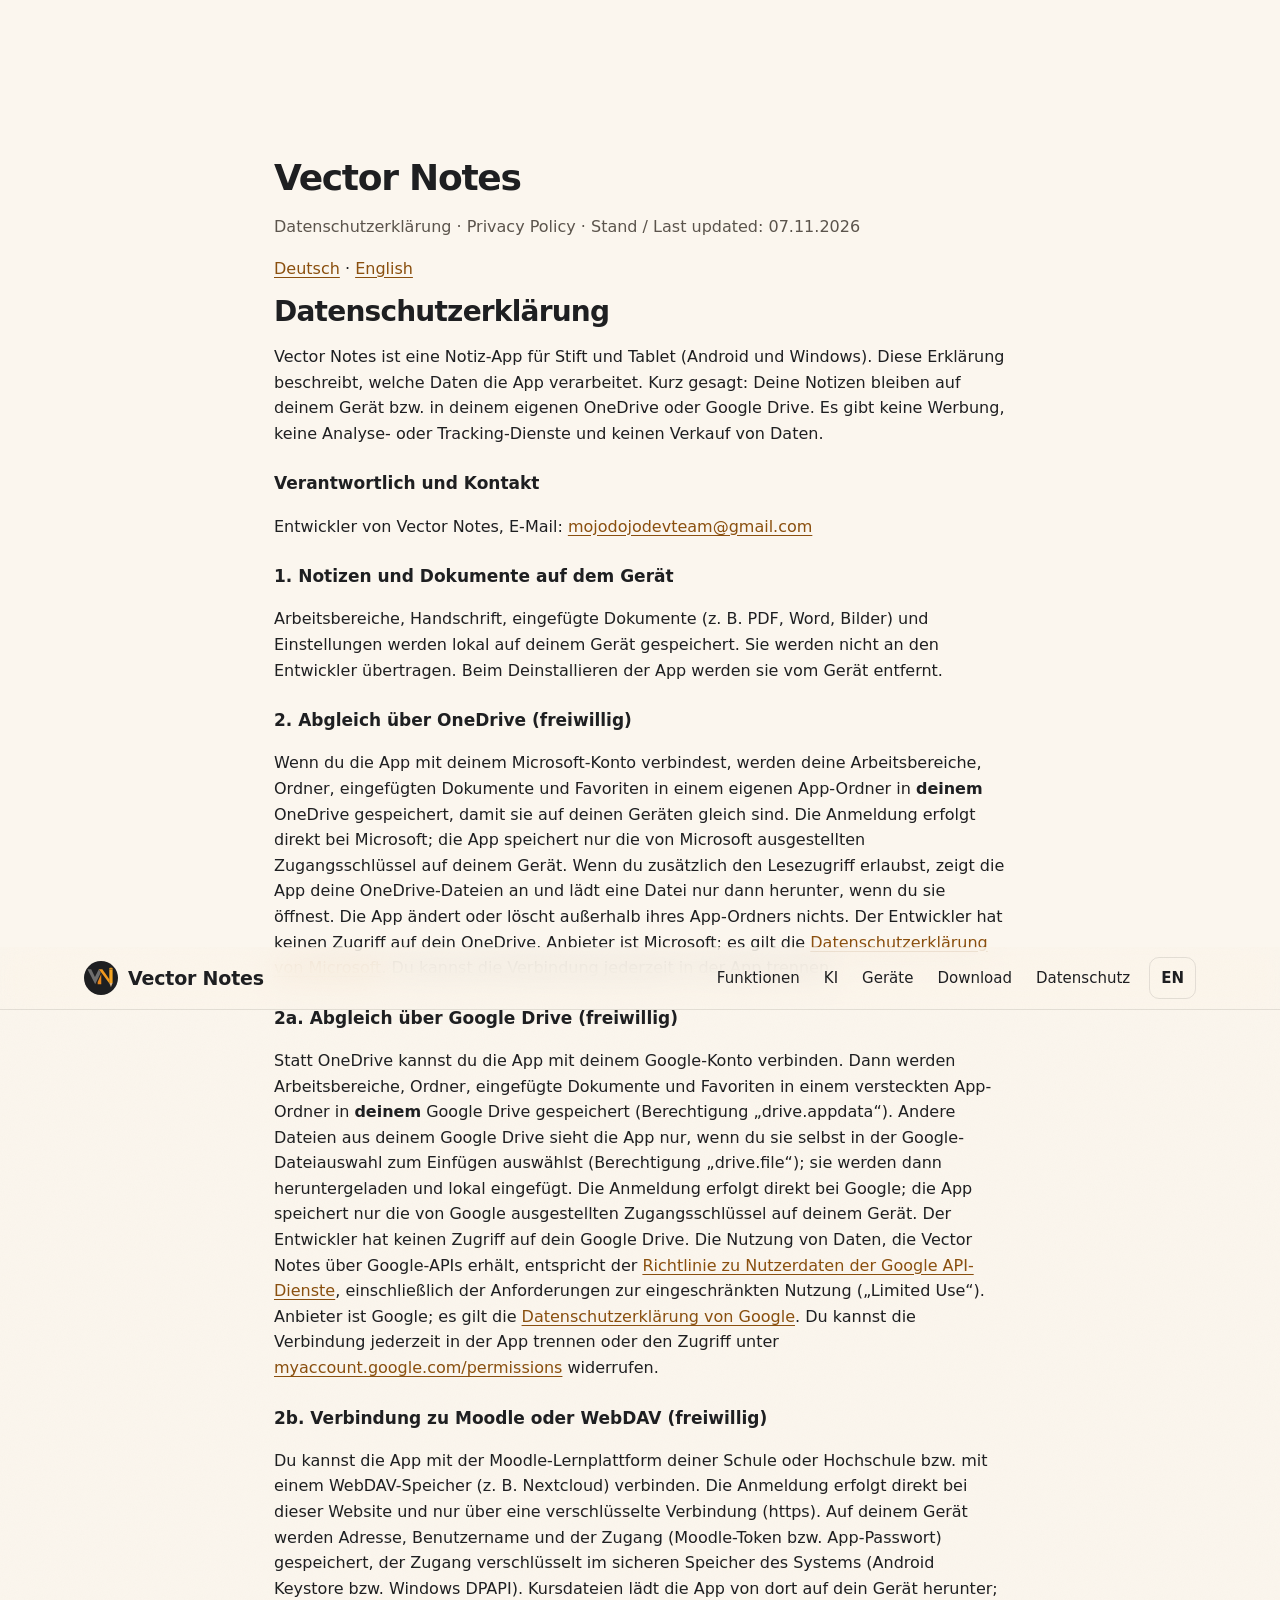
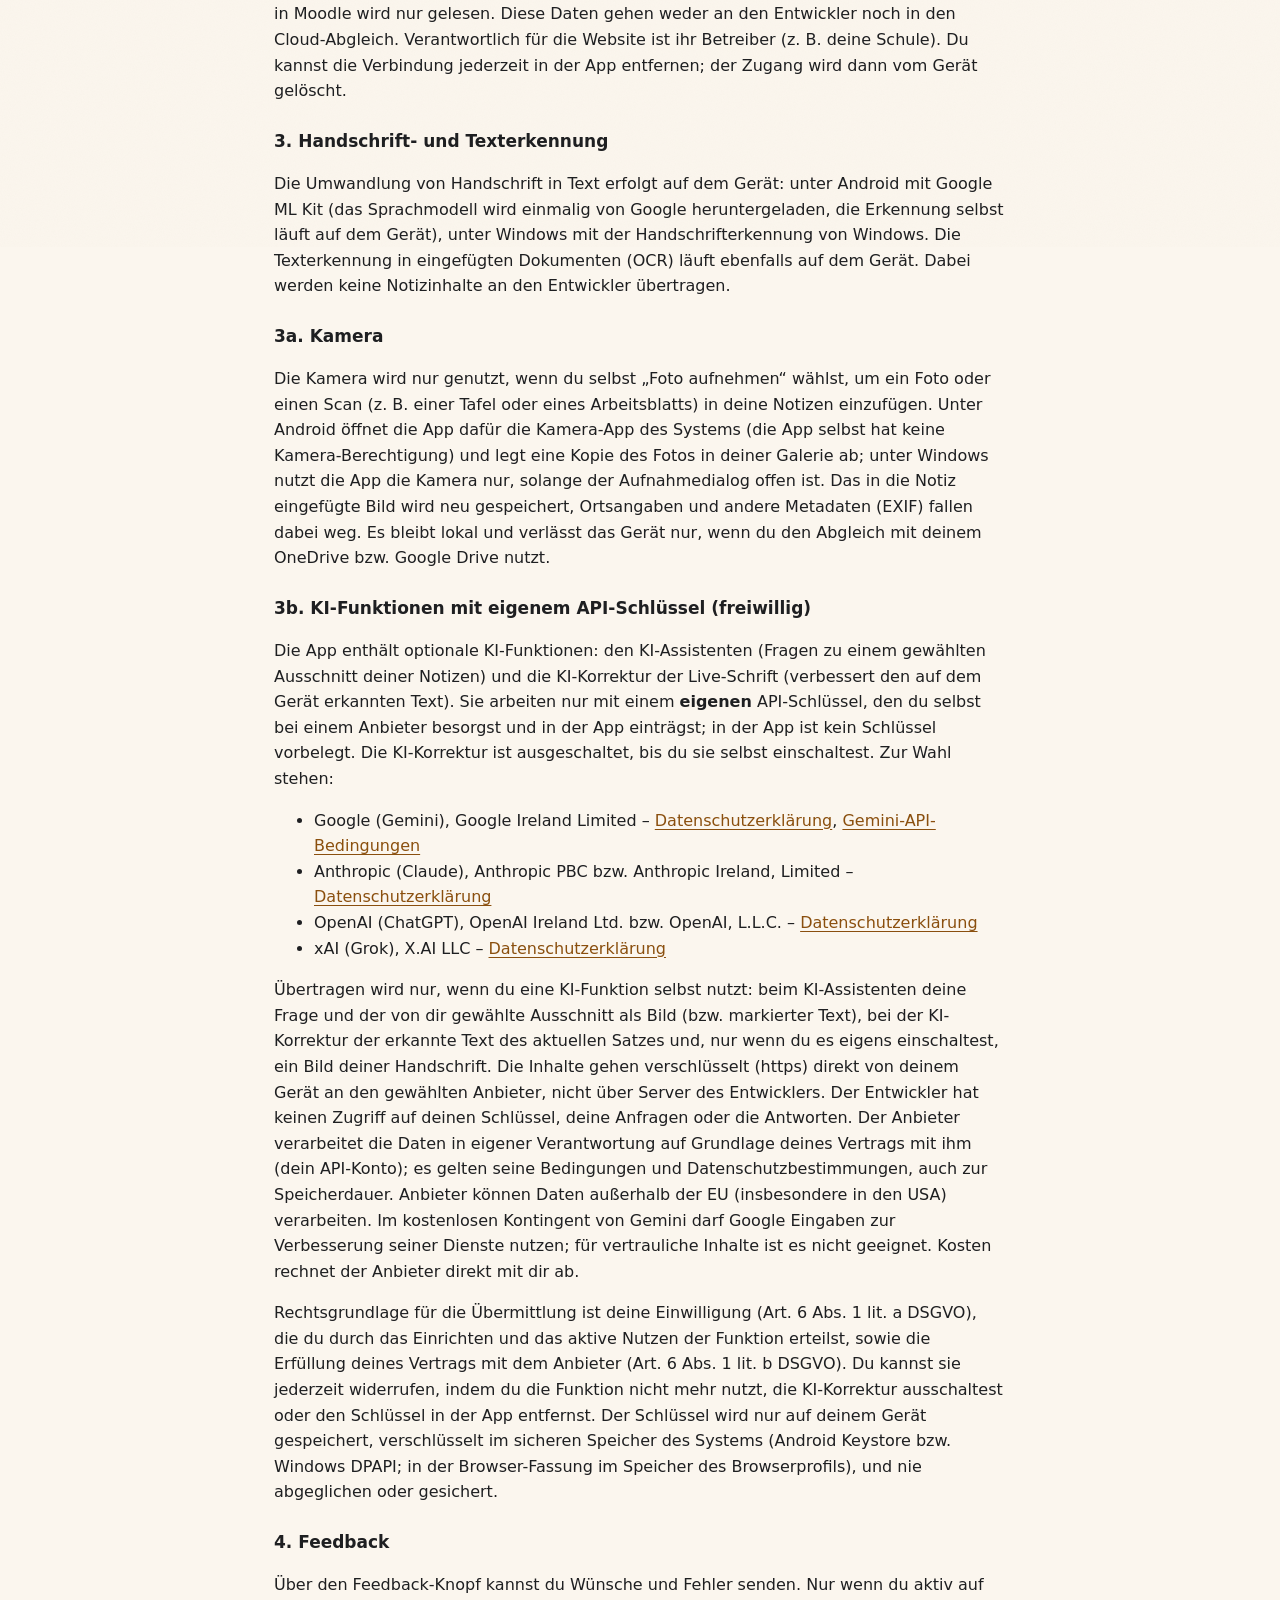
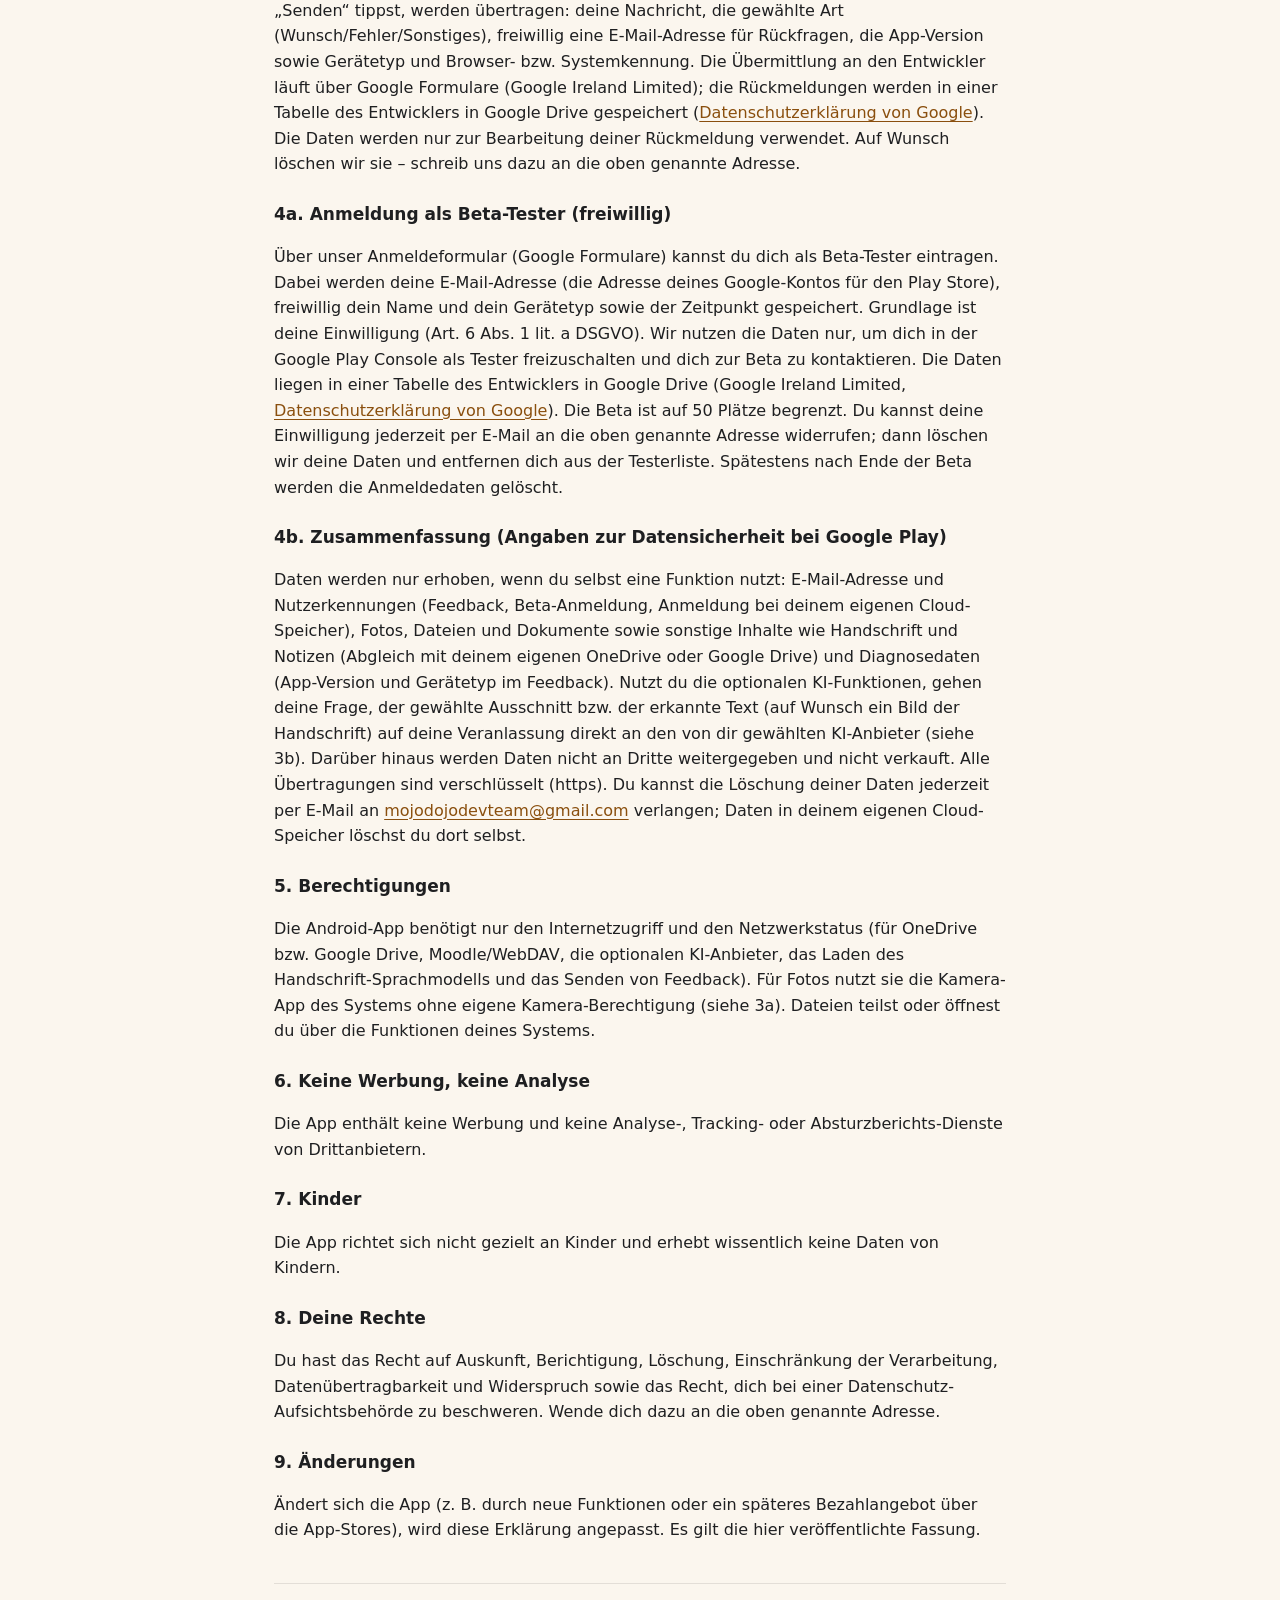
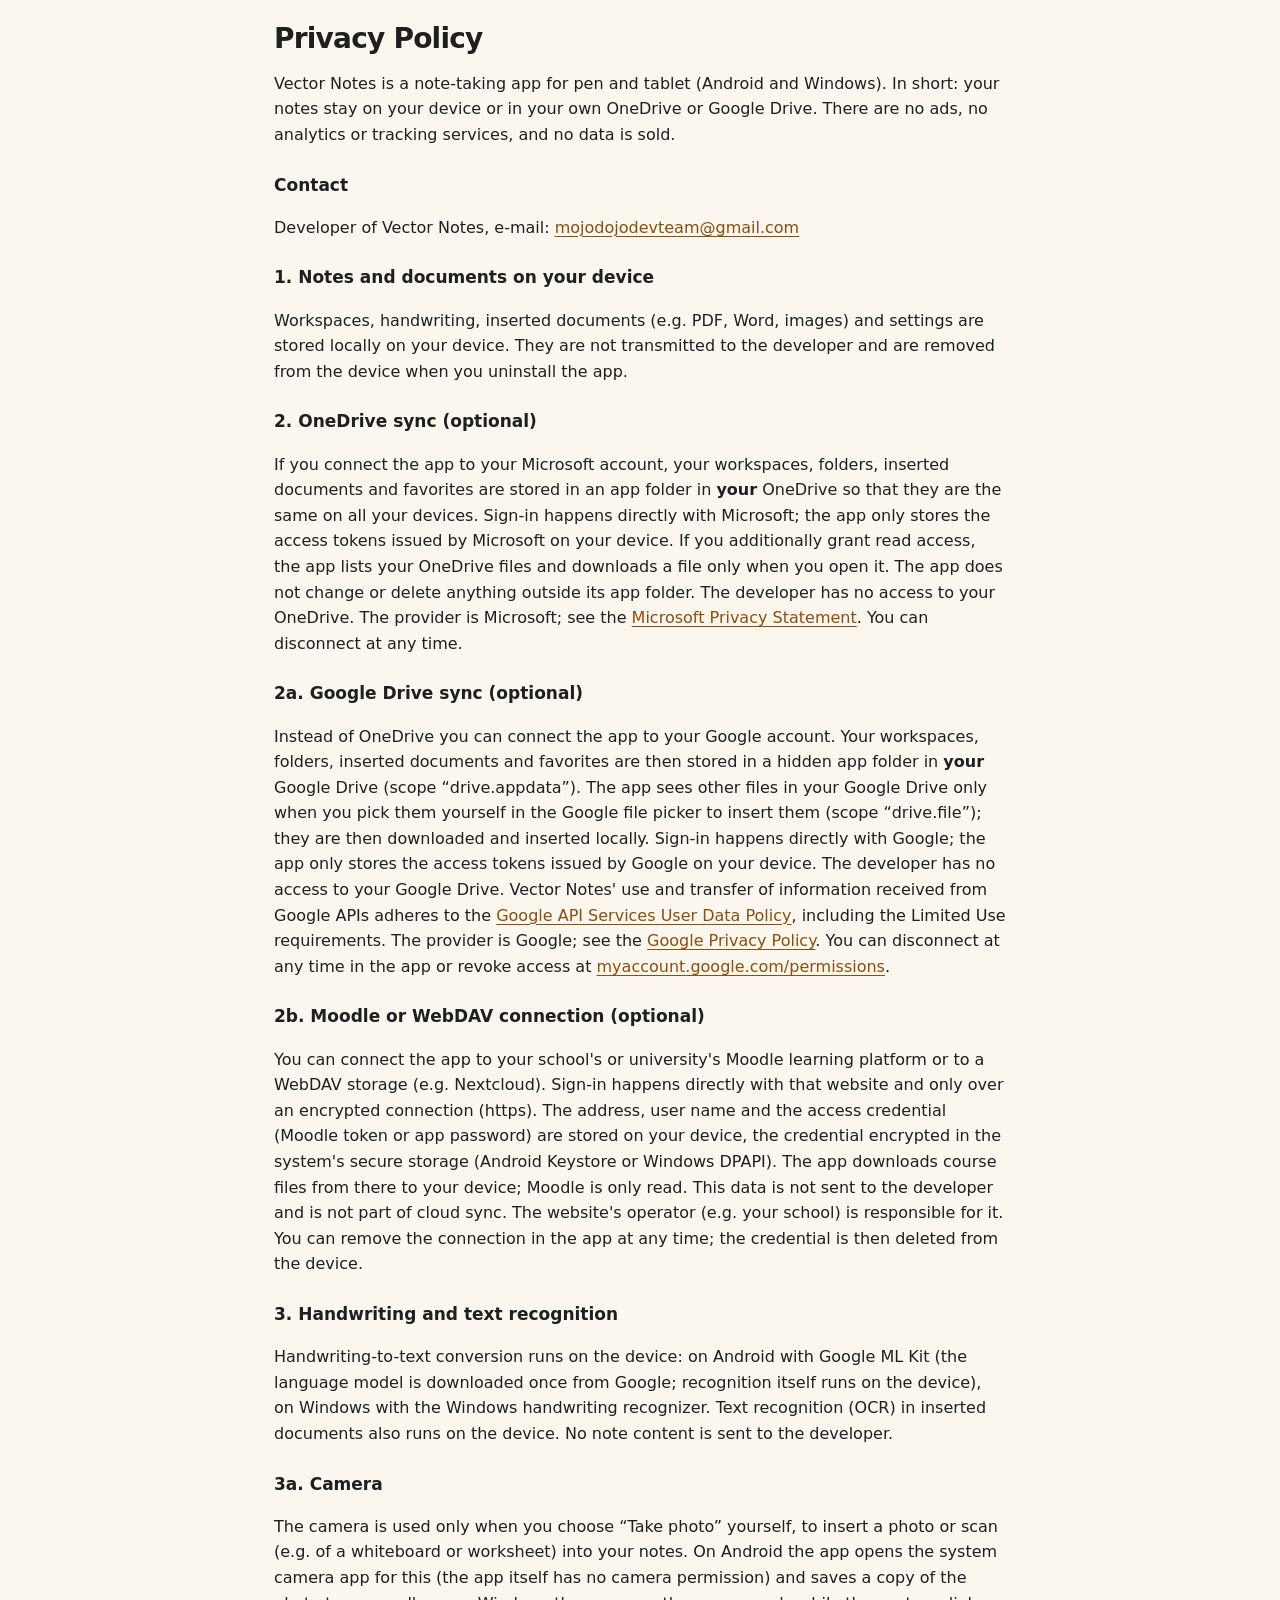
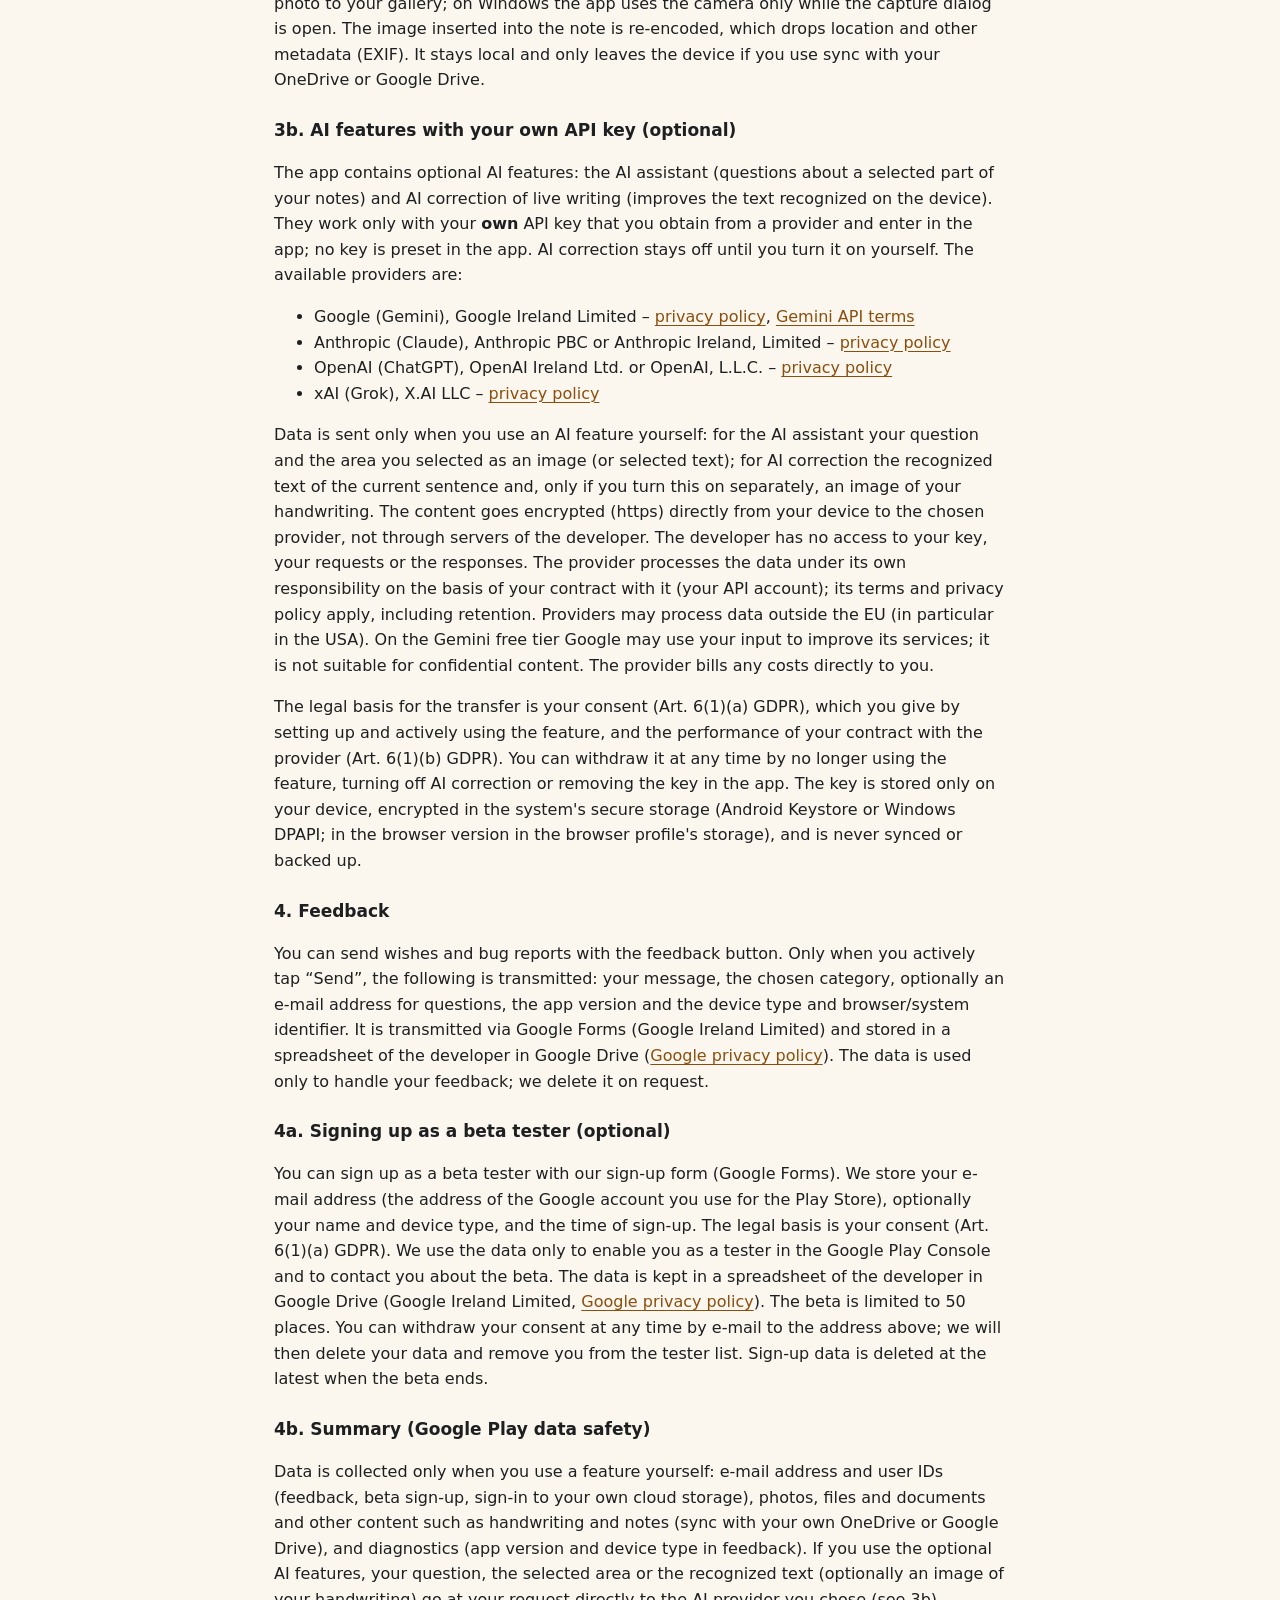
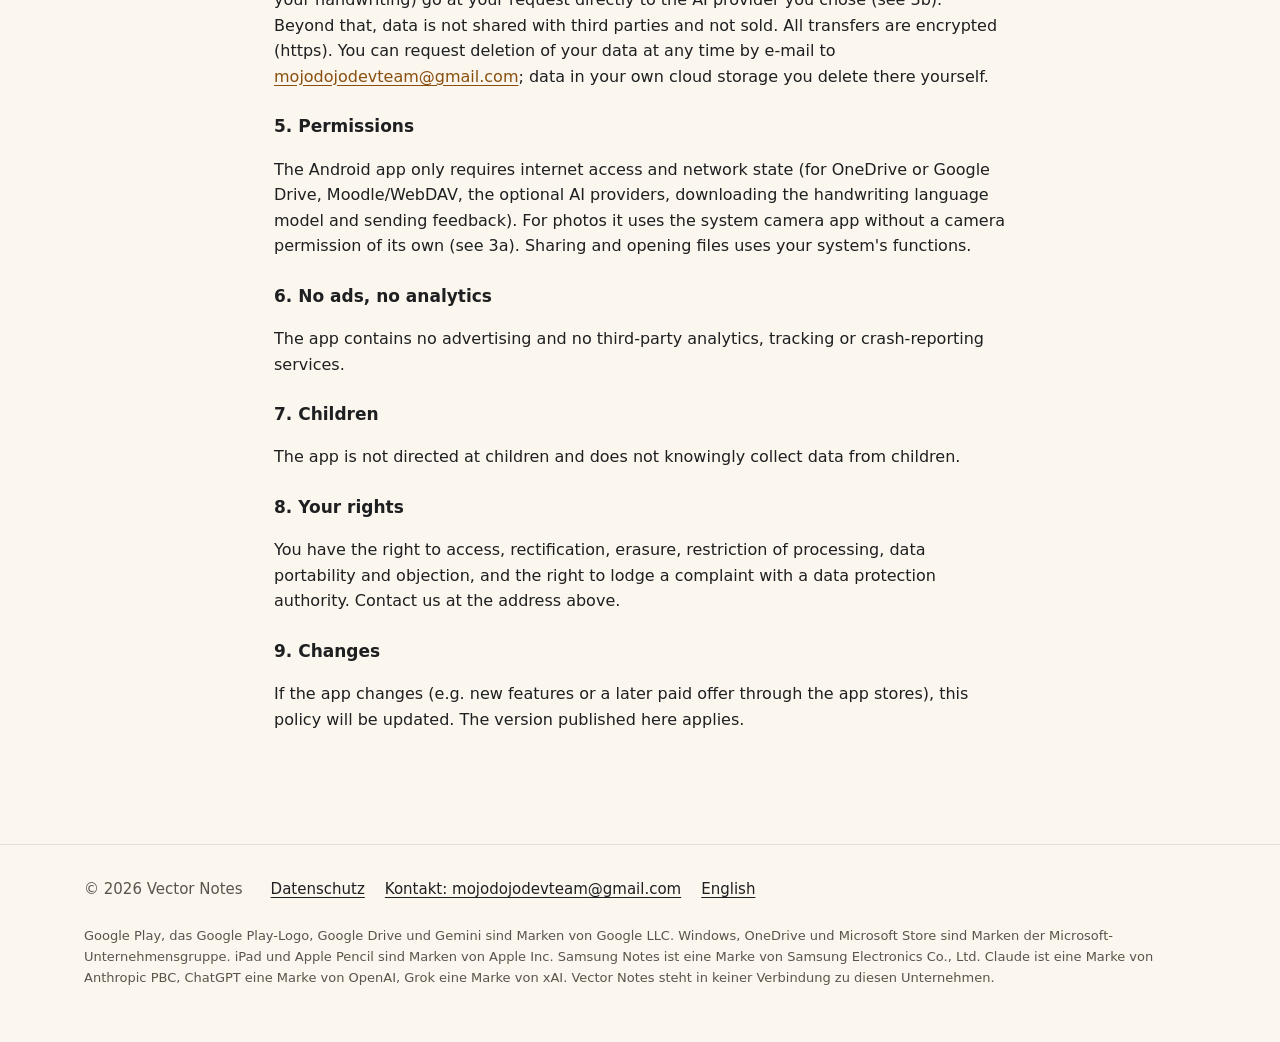
<file: privacy/index.html>
<!doctype html>
<html lang="en"><head><meta charset="utf-8"><meta name="viewport" content="width=device-width, initial-scale=1">
<title>Vector Notes – Privacy Policy</title><meta name="robots" content="noindex,follow"><link rel="canonical" href="https://vectornotes.de/datenschutz/">
<meta http-equiv="refresh" content="0; url=/datenschutz/#en"></head>
<body><p><a href="/datenschutz/#en">Vector Notes – Privacy Policy</a></p></body></html>
</file>
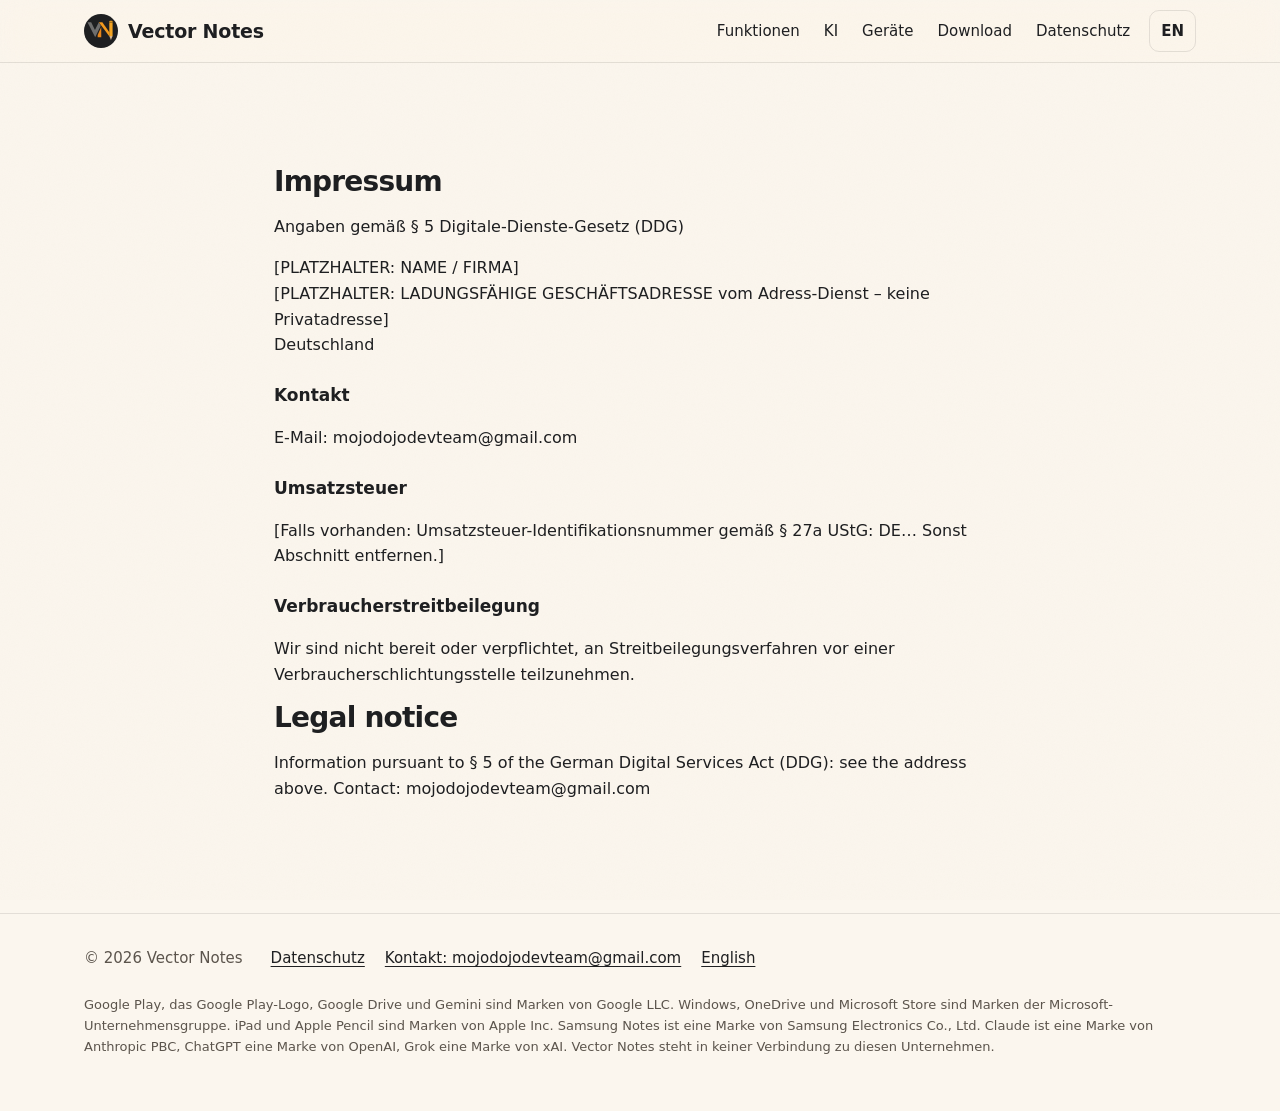
<file: _entwurf/impressum/index.html>
<!doctype html>
<html lang="de">
<head>
<meta charset="utf-8">
<meta name="viewport" content="width=device-width, initial-scale=1">
<title>Vector Notes – Impressum</title>
<meta name="description" content="Datenschutzerklärung der App Vector Notes (Android und Windows). Privacy policy of the Vector Notes app.">
<meta name="robots" content="noindex">
<link rel="canonical" href="https://vectornotes.de/impressum/">
<link rel="alternate" hreflang="de" href="https://vectornotes.de/">
<link rel="alternate" hreflang="en" href="https://vectornotes.de/en/">
<link rel="alternate" hreflang="x-default" href="https://vectornotes.de/">
<meta name="theme-color" content="#fbf3e8" media="(prefers-color-scheme: light)">
<meta name="theme-color" content="#121110" media="(prefers-color-scheme: dark)">
<link rel="icon" href="/favicon.svg" type="image/svg+xml">
<link rel="icon" href="/img/icon-192.png" type="image/png" sizes="192x192">
<link rel="apple-touch-icon" href="/img/apple-touch-icon.png">
<meta property="og:type" content="website">
<meta property="og:site_name" content="Vector Notes">
<meta property="og:title" content="Vector Notes – Impressum">
<meta property="og:description" content="Datenschutzerklärung der App Vector Notes (Android und Windows). Privacy policy of the Vector Notes app.">
<meta property="og:url" content="https://vectornotes.de/impressum/">
<meta property="og:image" content="https://vectornotes.de/img/og-de.jpg">
<meta property="og:image:width" content="1024">
<meta property="og:image:height" content="500">
<meta property="og:locale" content="de_DE">
<meta name="twitter:card" content="summary_large_image">
<link rel="stylesheet" href="/assets/site.css?v=5">
<script>document.documentElement.classList.add('js')</script>
</head>
<body>
<a class="skip" href="#inhalt">Zum Inhalt springen</a>
<header class="kopf"><div class="wrap">
<a class="marke" href="/"><img src="/favicon.svg" width="34" height="34" alt="">Vector Notes</a>
<nav aria-label="Hauptmenü"><a class="weg" href="/#alles">Funktionen</a><a class="weg" href="/#ki">KI</a><a class="weg" href="/#geraete">Geräte</a><a class="weg" href="/#plattformen">Download</a><a class="weg2" href="/datenschutz/">Datenschutz</a><a class="sprache" href="/en/" hreflang="en" lang="en" title="English">EN</a></nav>
</div></header>
<main id="inhalt"><section class="block"><div class="wrap recht">
<!-- ENTWURF: erst veröffentlichen, wenn die Geschäftsadresse (bezahlter Adress-Dienst) vorliegt. Nie eine Privatadresse eintragen.
     Dann: Ordner nach /impressum/ verschieben, Platzhalter ersetzen, robots auf index,follow, Link im Fuß aller Seiten ergänzen, sitemap.xml. -->
<h2>Impressum</h2>
<p>Angaben gemäß § 5 Digitale-Dienste-Gesetz (DDG)</p>
<p>[PLATZHALTER: NAME / FIRMA]<br>[PLATZHALTER: LADUNGSFÄHIGE GESCHÄFTSADRESSE vom Adress-Dienst – keine Privatadresse]<br>Deutschland</p>
<h3>Kontakt</h3>
<p>E-Mail: mojodojodevteam@gmail.com</p>
<h3>Umsatzsteuer</h3>
<p>[Falls vorhanden: Umsatzsteuer-Identifikationsnummer gemäß § 27a UStG: DE…  Sonst Abschnitt entfernen.]</p>
<h3>Verbraucherstreitbeilegung</h3>
<p>Wir sind nicht bereit oder verpflichtet, an Streitbeilegungsverfahren vor einer Verbraucherschlichtungsstelle teilzunehmen.</p>
<h2 lang="en">Legal notice</h2>
<p lang="en">Information pursuant to § 5 of the German Digital Services Act (DDG): see the address above. Contact: mojodojodevteam@gmail.com</p>
</div></section></main>
<footer class="fuss"><div class="wrap">
<span>© 2026 Vector Notes</span>
<nav aria-label="Footer"><a href="/datenschutz/">Datenschutz</a><a href="mailto:mojodojodevteam@gmail.com">Kontakt: mojodojodevteam@gmail.com</a><a href="/en/" hreflang="en">English</a></nav>
<p class="marken">Google Play, das Google Play-Logo, Google Drive und Gemini sind Marken von Google LLC. Windows, OneDrive und Microsoft Store sind Marken der Microsoft-Unternehmensgruppe. iPad und Apple Pencil sind Marken von Apple Inc. Samsung Notes ist eine Marke von Samsung Electronics Co., Ltd. Claude ist eine Marke von Anthropic PBC, ChatGPT eine Marke von OpenAI, Grok eine Marke von xAI. Vector Notes steht in keiner Verbindung zu diesen Unternehmen.</p>
</div></footer>
<script src="/assets/site.js?v=5" defer></script>
</body>
</html>
</file>
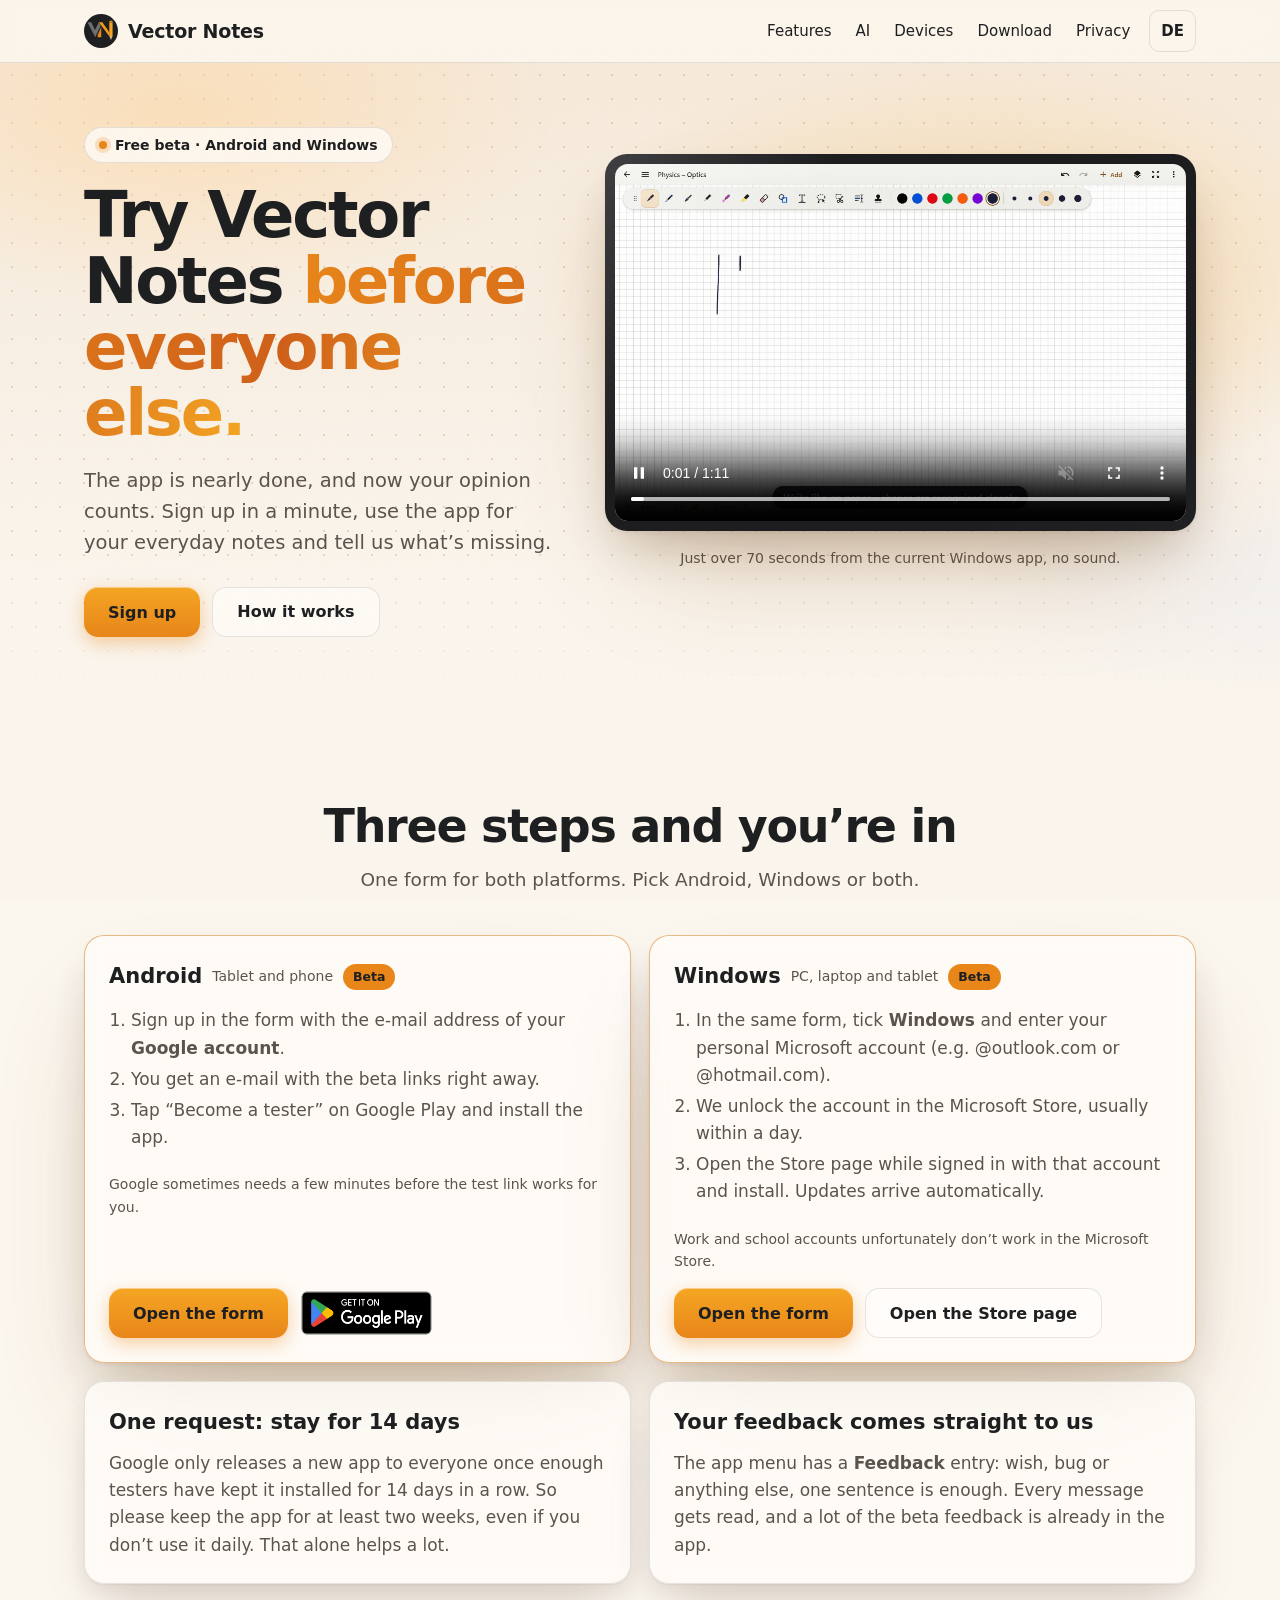
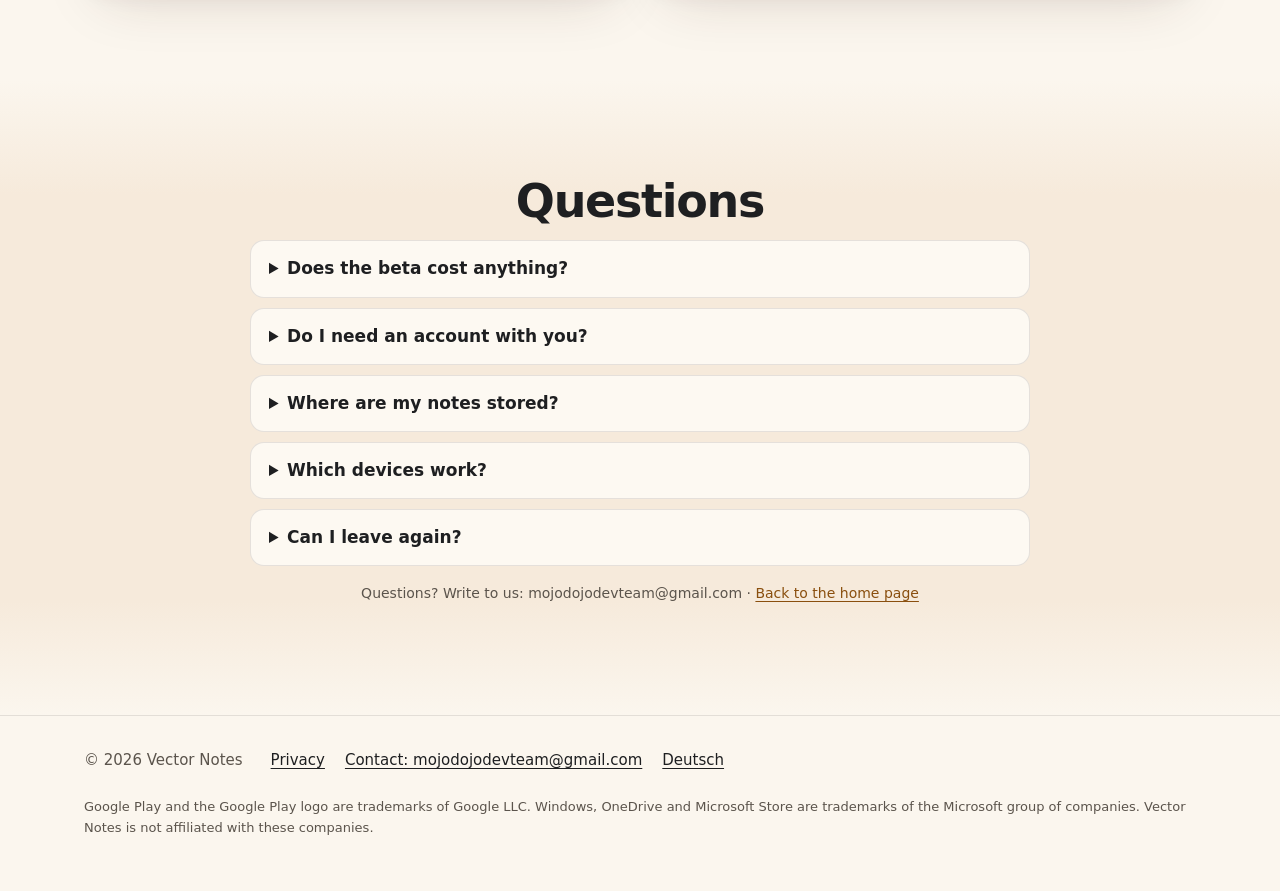
<file: en/beta/index.html>
<!doctype html>
<html lang="en">
<head>
<meta charset="utf-8">
<meta name="viewport" content="width=device-width, initial-scale=1">
<title>Join the Vector Notes beta – Android and Windows</title>
<meta name="description" content="Become a Vector Notes beta tester: free for Android tablets, phones and Windows. Sign up in one minute.">
<meta name="robots" content="index,follow">
<link rel="canonical" href="https://vectornotes.de/en/beta/">
<link rel="alternate" hreflang="de" href="https://vectornotes.de/beta/">
<link rel="alternate" hreflang="en" href="https://vectornotes.de/en/beta/">
<link rel="alternate" hreflang="x-default" href="https://vectornotes.de/beta/">
<meta name="theme-color" content="#fbf3e8" media="(prefers-color-scheme: light)">
<meta name="theme-color" content="#121110" media="(prefers-color-scheme: dark)">
<link rel="icon" href="/favicon.svg" type="image/svg+xml">
<link rel="icon" href="/img/icon-192.png" type="image/png" sizes="192x192">
<link rel="apple-touch-icon" href="/img/apple-touch-icon.png">
<meta property="og:type" content="website">
<meta property="og:site_name" content="Vector Notes">
<meta property="og:title" content="Join the Vector Notes beta – Android and Windows">
<meta property="og:description" content="Become a Vector Notes beta tester: free for Android tablets, phones and Windows. Sign up in one minute.">
<meta property="og:url" content="https://vectornotes.de/en/beta/">
<meta property="og:image" content="https://vectornotes.de/img/og-en.jpg">
<meta property="og:image:width" content="1024">
<meta property="og:image:height" content="500">
<meta property="og:locale" content="en_US">
<meta name="twitter:card" content="summary_large_image">
<link rel="stylesheet" href="/assets/site.css?v=6">
<style>
.beta-hero .hero-raster{grid-template-columns:1fr 1.25fr}
.beta-video{border-radius:18px;padding:8px}
.beta-video video{display:block;width:100%;height:auto;border-radius:11px;background:#000}
.beta-schritte{display:grid;grid-template-columns:1fr 1fr;gap:18px}
.beta-schritte .p h3 small{font-size:14px;font-weight:500;color:var(--leise)}
.beta-schritte .p .hinweis{font-size:14px}
.beta-zwei{display:grid;grid-template-columns:1fr 1fr;gap:18px;margin-top:18px}
.beta-faq{max-width:780px;margin:0 auto;display:grid;gap:10px}
.beta-faq details{background:var(--karte);border:1px solid var(--linie);border-radius:14px;padding:14px 18px}
.beta-faq summary{cursor:pointer;font-weight:650}
.beta-faq p{margin:8px 0 0;color:var(--leise)}
@media (max-width:900px){.beta-hero .hero-raster,.beta-schritte,.beta-zwei{grid-template-columns:1fr}}
</style>
<script>document.documentElement.classList.add('js')</script>
</head>
<body>
<a class="skip" href="#inhalt">Skip to content</a>
<header class="kopf"><div class="wrap">
<a class="marke" href="/en/"><img src="/favicon.svg" width="34" height="34" alt="">Vector Notes</a>
<nav aria-label="Main menu"><a class="weg" href="/en/#all">Features</a><a class="weg" href="/en/#ai">AI</a><a class="weg" href="/en/#devices">Devices</a><a class="weg" href="/en/#platforms">Download</a><a class="weg2" href="/datenschutz/#en">Privacy</a><a class="sprache" href="/beta/" hreflang="de" lang="de" title="Deutsch">DE</a></nav>
</div></header>
<main id="inhalt">
<section class="hero beta-hero"><div class="licht" aria-hidden="true"></div><div class="wrap hero-raster">
<div class="hero-text">
<span class="beta-chip">Free beta · Android and Windows</span>
<h1>Try Vector Notes <em>before everyone else.</em></h1>
<p class="lead">The app is nearly done, and now your opinion counts. Sign up in a minute, use the app for your everyday notes and tell us what’s missing.</p>
<div class="aktionen">
<a class="knopf haupt" href="https://forms.gle/gsiJugk7ive3VTEFA" rel="noopener">Sign up</a>
<a class="knopf zweit" href="#schritte">How it works</a>
</div>
</div>
<figure class="hero-buehne" style="margin:0"><div class="geraet tablet beta-video"><video controls muted loop playsinline preload="metadata" width="1440" height="900" poster="/video/funktionen-en.webp?v=1" data-auto aria-label="Vector Notes in just over 70 seconds: writing, shapes, neon pen, Live bar, side panels, AI with your own key, PDF, cloud, Moodle and designs">
<source src="/video/funktionen-en.mp4?v=1" type="video/mp4; codecs=avc1.640028"><source src="/video/funktionen-en.webm?v=1" type="video/webm; codecs=vp9"></video></div>
<figcaption class="klein mitte">Just over 70 seconds from the current Windows app, no sound.</figcaption></figure>
</div></section>

<section class="block" id="schritte" aria-labelledby="h-s"><div class="wrap">
<div class="kopfzeile"><h2 id="h-s">Three steps and you’re in</h2><p class="einleitung">One form for both platforms. Pick Android, Windows or both.</p></div>
<div class="beta-schritte">
<article class="p haupt-p" id="android"><h3>Android <small>Tablet and phone</small> <span class="status an">Beta</span></h3>
<ol><li>Sign up in the form with the e-mail address of your <b>Google account</b>.</li><li>You get an e-mail with the beta links right away.</li><li>Tap “Become a tester” on Google Play and install the app.</li></ol>
<p class="hinweis">Google sometimes needs a few minutes before the test link works for you.</p>
<div class="aktionen"><a class="knopf haupt" href="https://forms.gle/gsiJugk7ive3VTEFA" rel="noopener">Open the form</a>
<a class="badge-play" href="https://play.google.com/apps/testing/app.vectornotes" rel="noopener"><img src="/img/google-play-en.png" width="646" height="250" alt="Get it on Google Play" loading="lazy"></a></div>
</article>
<article class="p haupt-p" id="windows"><h3>Windows <small>PC, laptop and tablet</small> <span class="status an">Beta</span></h3>
<ol><li>In the same form, tick <b>Windows</b> and enter your personal Microsoft account (e.g. @outlook.com or @hotmail.com).</li><li>We unlock the account in the Microsoft Store, usually within a day.</li><li>Open the Store page while signed in with that account and install. Updates arrive automatically.</li></ol>
<p class="hinweis">Work and school accounts unfortunately don’t work in the Microsoft Store.</p>
<div class="aktionen"><a class="knopf haupt" href="https://forms.gle/gsiJugk7ive3VTEFA" rel="noopener">Open the form</a>
<a class="knopf zweit" href="https://apps.microsoft.com/detail/restricted/9N9Q262PTVDD" rel="noopener">Open the Store page</a></div>
</article>
</div>
<div class="beta-zwei">
<article class="p"><h3>One request: stay for 14 days</h3><p>Google only releases a new app to everyone once enough testers have kept it installed for 14 days in a row. So please keep the app for at least two weeks, even if you don’t use it daily. That alone helps a lot.</p></article>
<article class="p"><h3>Your feedback comes straight to us</h3><p>The app menu has a <b>Feedback</b> entry: wish, bug or anything else, one sentence is enough. Every message gets read, and a lot of the beta feedback is already in the app.</p></article>
</div>
</div></section>

<section class="block farbig" aria-labelledby="h-f"><div class="wrap">
<div class="kopfzeile"><h2 id="h-f">Questions</h2></div>
<div class="beta-faq"><details><summary>Does the beta cost anything?</summary><p>No. The beta is free, with no ads and no subscription.</p></details><details><summary>Do I need an account with you?</summary><p>No. We only need your Google or Microsoft account address so the store can unlock the app for you. The app itself needs no account.</p></details><details><summary>Where are my notes stored?</summary><p>On your device. If you want, the app syncs them through your own Google Drive or OneDrive. Details are in the <a href="/datenschutz/#en">privacy policy</a>.</p></details><details><summary>Which devices work?</summary><p>Android tablets and phones, and Windows PCs, laptops and tablets. Best with a pen, but finger, mouse and keyboard work too.</p></details><details><summary>Can I leave again?</summary><p>Yes, any time: uninstall the app and choose “Leave the test” on Google Play.</p></details></div>
<p class="klein mitte">Questions? Write to us: mojodojodevteam@gmail.com · <a href="/en/">Back to the home page</a></p>
</div></section>
</main>
<footer class="fuss"><div class="wrap">
<span>© 2026 Vector Notes</span>
<nav aria-label="Footer"><a href="/datenschutz/#en">Privacy</a><a href="mailto:mojodojodevteam@gmail.com">Contact: mojodojodevteam@gmail.com</a><a href="/beta/" hreflang="de">Deutsch</a></nav>
<p class="marken">Google Play and the Google Play logo are trademarks of Google LLC. Windows, OneDrive and Microsoft Store are trademarks of the Microsoft group of companies. Vector Notes is not affiliated with these companies.</p>
</div></footer>
<script src="/assets/site.js?v=6" defer></script>
</body>
</html>
</file>
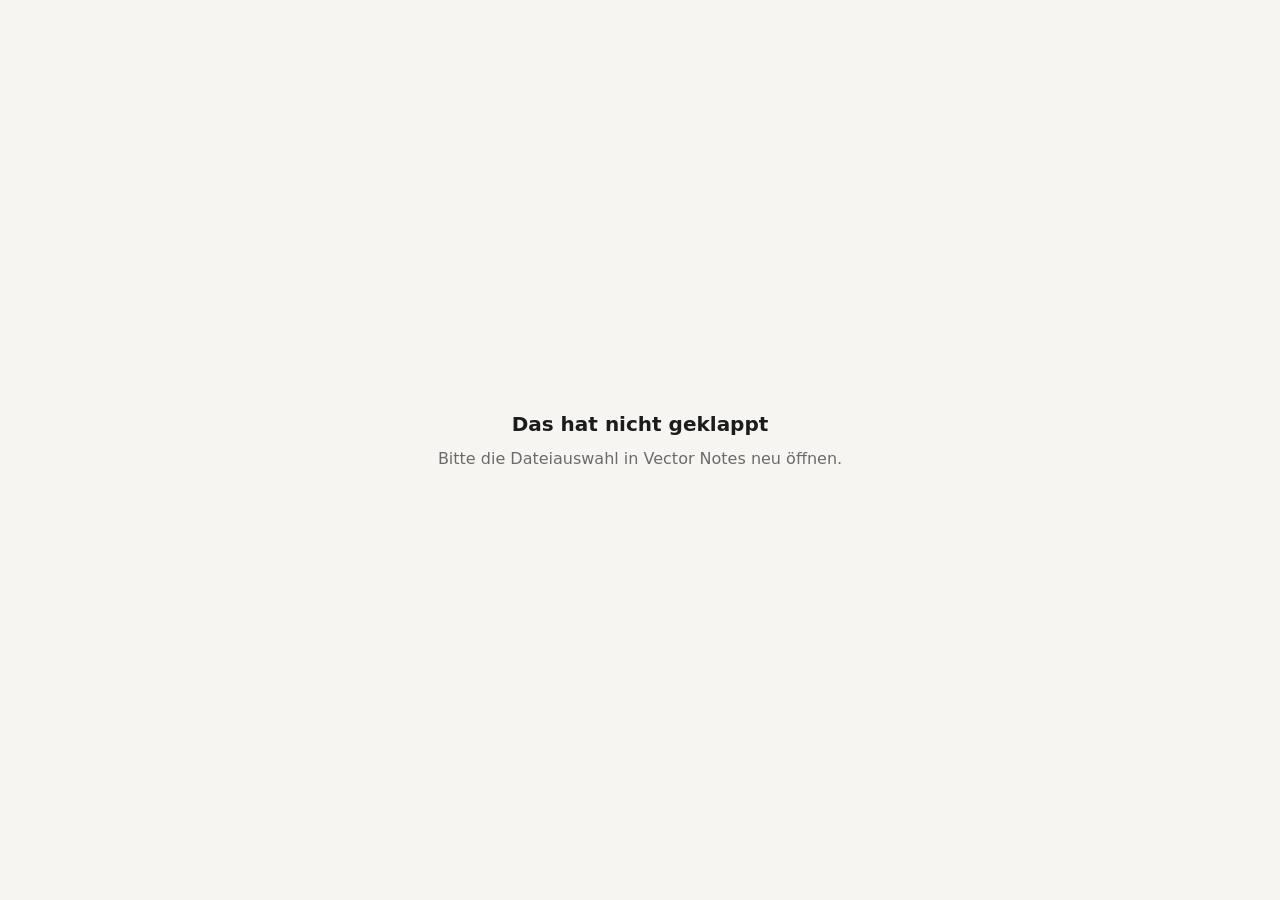
<file: picker.html>
<!doctype html>
<html lang="de">
<head>
<meta charset="utf-8">
<meta name="viewport" content="width=device-width, initial-scale=1">
<title>Vector Notes – Aus Google Drive einfügen</title>
<style>
  :root { color-scheme: light dark; --bg: #f6f5f2; --fg: #1c1c1c; --muted: #6b6b6b; --accent: #d48a1f; }
  @media (prefers-color-scheme: dark) { :root { --bg: #1c1c1c; --fg: #ecebe8; --muted: #a8a8a8; } }
  body { margin: 0; min-height: 100vh; display: grid; place-items: center; background: var(--bg); color: var(--fg);
    font: 16px/1.5 system-ui, -apple-system, "Segoe UI", sans-serif; }
  main { max-width: 440px; padding: 32px 24px; text-align: center; }
  h1 { font-size: 20px; margin: 0 0 8px; }
  p { color: var(--muted); margin: 0 0 20px; }
  button { font: inherit; font-weight: 600; padding: 10px 20px; border: 0; border-radius: 12px; background: var(--accent);
    color: #1c1c1c; cursor: pointer; }
</style>
</head>
<body>
<main>
  <h1 id="title">Google-Dateiauswahl wird geöffnet …</h1>
  <p id="text">Wähle die Dateien aus, die Vector Notes einfügen soll. Danach geht es in der App weiter.</p>
  <button id="again" hidden>Dateiauswahl erneut öffnen</button>
</main>
<script>
  // Windows-App: Die App öffnet diese Seite im Browser, weil die Google-Dateiauswahl nur von einer echten
  // Webadresse aus funktioniert. Zugangsschlüssel und Rückkanal kommen im Fragment (#…, geht an keinen Server).
  // Die Auswahl (nur Kennungen und Namen) geht an den lokalen Empfänger der App auf 127.0.0.1 zurück.
  // Kein Entwicklerschlüssel: mit Zugangs-Token braucht die Auswahl keinen, und Google lehnt ihn hier als „ungültig“ ab.
  const p = new URLSearchParams(location.hash.slice(1))
  history.replaceState(null, '', location.pathname)
  const port = Number(p.get('port')), state = p.get('state') || '', token = p.get('token'), key = p.get('key'), appId = p.get('app')
  const title = document.getElementById('title'), text = document.getElementById('text'), again = document.getElementById('again')
  const back = q => location.replace(`http://127.0.0.1:${port}/picked?state=${encodeURIComponent(state)}&${q}`)
  const fail = m => { title.textContent = 'Das hat nicht geklappt'; text.textContent = m }
  if (!(port > 1023 && port < 65536) || !token || !/^\d+$/.test(appId || '')) fail('Bitte die Dateiauswahl in Vector Notes neu öffnen.')
  else {
    const s = document.createElement('script')
    s.src = 'https://apis.google.com/js/api.js'
    s.onerror = () => fail('Google konnte nicht geladen werden. Prüfe die Internetverbindung.')
    s.onload = () => gapi.load('picker', open)
    document.head.appendChild(s)
  }
  function open() {
    const g = google.picker
    new g.PickerBuilder()
      .addView(new g.DocsView(g.ViewId.DOCS).setIncludeFolders(true).setSelectFolderEnabled(false))
      .enableFeature(g.Feature.MULTISELECT_ENABLED)
      .setOAuthToken(token).setAppId(appId)
      .setLocale('de').setTitle('Aus Google Drive einfügen')
      .setCallback(d => {
        if (d.action === g.Action.PICKED) {
          const files = d.docs.map(x => ({ id: x.id, name: x.name, mime: x.mimeType }))
          title.textContent = 'Fertig'
          text.textContent = 'Die Dateien werden in Vector Notes eingefügt. Du kannst diesen Tab schließen.'
          back('files=' + encodeURIComponent(JSON.stringify(files)))
        } else if (d.action === g.Action.CANCEL) {
          title.textContent = 'Abgebrochen'
          text.textContent = 'Du kannst diesen Tab schließen.'
          back('cancel=1')
        }
      })
      .build().setVisible(true)
    again.hidden = false
    again.onclick = open
  }
</script>
</body>
</html>
</file>
<file: assets/site.css>
/* Vector Notes – Produktseite. Farben und Schrift wie in der App (src/index.css) und den Store-Grafiken.
   Keine externen Schriften, keine Bibliotheken. Bewegung nur ohne „Bewegung reduzieren“. */
:root {
  color-scheme: light dark;
  --bg: #fbf6ee;
  --bg-2: #f6eadb;
  --karte: rgba(255, 253, 249, 0.78);
  --karte-voll: #fffdf9;
  --text: #1e1f21;
  --leise: #5b544c;
  --linie: rgba(30, 31, 33, 0.11);
  --punkt: rgba(160, 110, 50, 0.22);
  --orange: #e8861a;
  --orange-hell: #f5a623;
  --primary: #8a4f0e;
  --knopf-text: #1e1f21;
  --rahmen: #1d1d1f;
  --glanz: rgba(255, 255, 255, 0.65);
  --licht-1: rgba(245, 166, 35, 0.28);
  --licht-2: rgba(255, 214, 160, 0.55);
  --licht-3: rgba(120, 160, 255, 0.10);
  --schatten: 0 1px 2px rgba(60, 35, 10, 0.06), 0 8px 24px rgba(60, 35, 10, 0.08), 0 30px 60px -20px rgba(60, 35, 10, 0.18);
  --schatten-gross: 0 2px 4px rgba(60, 35, 10, 0.06), 0 24px 48px -12px rgba(60, 35, 10, 0.22), 0 60px 120px -40px rgba(140, 80, 20, 0.30);
  --rund: 20px;
  --max: 1160px;
  --sans: "Segoe UI Variable Display", "Segoe UI", system-ui, -apple-system, Roboto, "Helvetica Neue", Arial, sans-serif;
  --hand: "Segoe Print", "Bradley Hand", "Comic Neue", "Chalkboard SE", cursive;
  --korn: url("data:image/svg+xml,%3Csvg xmlns='http://www.w3.org/2000/svg' width='160' height='160'%3E%3Cfilter id='n'%3E%3CfeTurbulence type='fractalNoise' baseFrequency='.85' numOctaves='3' stitchTiles='stitch'/%3E%3CfeColorMatrix values='0 0 0 0 .45 0 0 0 0 .32 0 0 0 0 .18 0 0 0 .55 0'/%3E%3C/filter%3E%3Crect width='100%25' height='100%25' filter='url(%23n)'/%3E%3C/svg%3E");
}
@media (prefers-color-scheme: dark) {
  :root {
    --bg: #121110;
    --bg-2: #191612;
    --karte: rgba(32, 30, 28, 0.72);
    --karte-voll: #1d1b19;
    --text: #efebe6;
    --leise: #b7afa5;
    --linie: rgba(255, 255, 255, 0.10);
    --punkt: rgba(255, 190, 120, 0.12);
    --primary: #f0b25a;
    --rahmen: #050505;
    --glanz: rgba(255, 255, 255, 0.10);
    --licht-1: rgba(232, 134, 26, 0.22);
    --licht-2: rgba(232, 134, 26, 0.08);
    --licht-3: rgba(110, 140, 255, 0.10);
    --schatten: 0 1px 2px rgba(0, 0, 0, 0.4), 0 8px 24px rgba(0, 0, 0, 0.35), 0 30px 60px -20px rgba(0, 0, 0, 0.6);
    --schatten-gross: 0 2px 4px rgba(0, 0, 0, 0.4), 0 24px 48px -12px rgba(0, 0, 0, 0.6), 0 60px 120px -40px rgba(232, 134, 26, 0.18);
  }
}
* { box-sizing: border-box; }
html { scroll-behavior: smooth; -webkit-text-size-adjust: 100%; }
html, body { overflow-x: clip; }
body { margin: 0; background: var(--bg); color: var(--text); font: 17px/1.6 var(--sans); }
/* Papierkorn ueber der ganzen Seite, sehr leise */
body::before { content: ""; position: fixed; inset: 0; pointer-events: none; z-index: 100; background: var(--korn); opacity: .05; mix-blend-mode: multiply; }
@media (prefers-color-scheme: dark) { body::before { mix-blend-mode: screen; opacity: .035; } }
img, video { max-width: 100%; height: auto; display: block; }
a { color: var(--primary); text-underline-offset: 3px; }
a:focus-visible, button:focus-visible, summary:focus-visible, [tabindex]:focus-visible { outline: 3px solid var(--orange); outline-offset: 3px; border-radius: 8px; }
.wrap { max-width: var(--max); margin: 0 auto; padding: 0 16px; }
@media (min-width: 700px) { .wrap { padding: 0 24px; } }
.skip { position: absolute; left: -9999px; top: 8px; background: var(--karte-voll); padding: 8px 12px; z-index: 200; }
.skip:focus { left: 8px; }
.mitte { text-align: center; }

/* Kopf: Glas */
.kopf { position: sticky; top: 0; z-index: 50; background: color-mix(in srgb, var(--bg) 72%, transparent);
  backdrop-filter: saturate(1.6) blur(16px); -webkit-backdrop-filter: saturate(1.6) blur(16px); border-bottom: 1px solid var(--linie); }
.kopf .wrap { display: flex; align-items: center; gap: 16px; min-height: 62px; }
.marke { display: flex; align-items: center; gap: 10px; color: var(--text); text-decoration: none; font-weight: 800; font-size: 19px; letter-spacing: -0.01em; }
.marke img { width: 34px; height: 34px; }
.kopf nav { margin-left: auto; display: flex; align-items: center; gap: 2px; }
.kopf nav a { color: var(--text); text-decoration: none; font-size: 15px; padding: 8px 11px; border-radius: 10px; transition: background .2s; }
.kopf nav a:hover { background: var(--linie); }
.kopf nav a.sprache { border: 1px solid var(--linie); font-weight: 600; margin-left: 6px; }
@media (max-width: 860px) { .kopf nav a.weg { display: none; } }

/* Hero */
.hero { position: relative; overflow: hidden; padding-bottom: 28px;
  background: radial-gradient(var(--punkt) 1.1px, transparent 1.25px) 0 0 / 24px 24px, linear-gradient(180deg, var(--bg-2), var(--bg) 85%); }
.hero::after { content: ""; position: absolute; inset: auto 0 0 0; height: 160px; background: linear-gradient(transparent, var(--bg)); pointer-events: none; }
.licht { position: absolute; inset: -20% -10% auto -10%; height: 140%; pointer-events: none;
  background: radial-gradient(40% 35% at 72% 38%, var(--licht-1), transparent 70%), radial-gradient(35% 30% at 20% 20%, var(--licht-2), transparent 70%), radial-gradient(30% 30% at 90% 80%, var(--licht-3), transparent 70%); }
.hero-raster { position: relative; z-index: 1; display: grid; grid-template-columns: 1fr 1.3fr; gap: 48px; align-items: center; padding-top: 64px; padding-bottom: 40px; }
.beta-chip { display: inline-flex; align-items: center; gap: 8px; font-size: 14px; font-weight: 600; padding: 6px 14px; border-radius: 999px;
  background: var(--karte); border: 1px solid var(--linie); color: var(--text); backdrop-filter: blur(8px); -webkit-backdrop-filter: blur(8px); }
.beta-chip::before { content: ""; width: 8px; height: 8px; border-radius: 50%; background: var(--orange); box-shadow: 0 0 0 4px color-mix(in srgb, var(--orange) 22%, transparent); }
.beta-chip svg { width: 18px; height: 18px; color: var(--orange); }
.ki-chip::before { display: none; }
h1 { font-size: clamp(38px, 5.4vw, 64px); line-height: 1.03; letter-spacing: -0.035em; margin: 20px 0 18px; font-weight: 800; }
h1 em { font-style: normal; background: linear-gradient(100deg, var(--orange), #d0601a 60%, var(--orange-hell)); -webkit-background-clip: text; background-clip: text; color: transparent; }
.lead { font-size: clamp(17px, 1.6vw, 19.5px); color: var(--leise); margin: 0 0 28px; max-width: 34em; }
.aktionen { display: flex; flex-wrap: wrap; align-items: center; gap: 12px; }
.knopf { display: inline-flex; align-items: center; justify-content: center; gap: 8px; min-height: 50px; padding: 0 24px; border-radius: 14px;
  font-weight: 700; font-size: 16px; text-decoration: none; border: 0; cursor: pointer; transition: transform .2s, box-shadow .2s, background .2s; }
.knopf.haupt { background: linear-gradient(180deg, var(--orange-hell), var(--orange)); color: var(--knopf-text);
  box-shadow: 0 1px 0 rgba(255, 255, 255, .45) inset, 0 6px 18px rgba(232, 134, 26, 0.38); }
.knopf.haupt:hover { transform: translateY(-1px); box-shadow: 0 1px 0 rgba(255, 255, 255, .45) inset, 0 10px 26px rgba(232, 134, 26, 0.45); }
.knopf.zweit { background: var(--karte); color: var(--text); border: 1px solid var(--linie); }
.badge-play { display: inline-block; line-height: 0; }
.badge-play img { height: 64px; width: auto; margin: -8px; } /* offizielles Abzeichen, unveraendert, eigener Rand im Bild */
.klein { font-size: 14px; color: var(--leise); margin-top: 16px; }
@media (max-width: 900px) { .hero-raster { grid-template-columns: 1fr; padding-top: 40px; gap: 36px; } }

/* Geraete-Rahmen */
.geraet { position: relative; background: var(--rahmen); box-shadow: var(--schatten-gross); }
.geraet img, .geraet video { width: 100%; }
.geraet::after { content: ""; position: absolute; inset: 0; border-radius: inherit; pointer-events: none;
  background: linear-gradient(125deg, var(--glanz), transparent 28%, transparent 70%, rgba(255, 255, 255, .06)); mix-blend-mode: soft-light; }
.geraet.tablet { border-radius: 22px; padding: 10px; }
.geraet.tablet img, .geraet.tablet video { border-radius: 13px; aspect-ratio: 16 / 10; object-fit: cover; background: #e9e4dc; }
.geraet.tablet.klein { border-radius: 18px; padding: 8px; }
.geraet.tablet.klein video { border-radius: 11px; }
.geraet.handy { border-radius: 30px; padding: 7px; }
.geraet.handy img { border-radius: 24px; aspect-ratio: 1082 / 2402; object-fit: cover; }
.hero-buehne { position: relative; perspective: 1400px; padding: 0 0 40px; }
.hero-buehne .tablet { transform-origin: 50% 50%; }
.hero-buehne .handy { position: absolute; width: 23%; min-width: 108px; right: -2%; bottom: 0; transform: rotate(4deg); }
@media (max-width: 900px) { .hero-buehne .handy { right: 2%; } }

/* Vertrauensleiste */
.vertrauen { position: relative; z-index: 1; display: flex; flex-wrap: wrap; justify-content: center; gap: 10px; list-style: none; margin: 8px auto 0; padding-top: 0; padding-bottom: 0; }
.vertrauen li { font-size: 14.5px; font-weight: 600; padding: 8px 14px 8px 32px; border-radius: 999px; background: var(--karte); border: 1px solid var(--linie);
  position: relative; backdrop-filter: blur(8px); -webkit-backdrop-filter: blur(8px); }
.vertrauen li::before { content: ""; position: absolute; left: 13px; top: 50%; width: 10px; height: 6px; margin-top: -5px; border: solid var(--orange); border-width: 0 0 2.5px 2.5px; transform: rotate(-45deg); }

/* Abschnitte */
section.block { position: relative; padding: 96px 0; }
section.block.farbig { background: linear-gradient(180deg, var(--bg), var(--bg-2) 18%, var(--bg-2) 82%, var(--bg)); }
h2 { font-size: clamp(30px, 3.8vw, 46px); line-height: 1.1; letter-spacing: -0.028em; margin: 0 0 14px; font-weight: 800; }
.einleitung { color: var(--leise); max-width: 680px; margin: 0 0 40px; font-size: 18.5px; }
.kopfzeile { text-align: center; }
.kopfzeile .einleitung { margin-left: auto; margin-right: auto; }
@media (max-width: 700px) { section.block { padding: 68px 0; } }

/* Alles in einer App */
.saeulen { display: grid; grid-template-columns: repeat(4, 1fr); gap: 18px; position: relative; }
.saeulen::before { content: ""; position: absolute; left: 10%; right: 10%; top: 44px; height: 2px; background: repeating-linear-gradient(90deg, var(--orange) 0 8px, transparent 8px 16px); opacity: .35; }
.saeule, .f, .p { background: var(--karte); border: 1px solid var(--linie); border-radius: var(--rund); padding: 24px; box-shadow: var(--schatten);
  backdrop-filter: blur(10px); -webkit-backdrop-filter: blur(10px); transition: transform .35s cubic-bezier(.2, .7, .2, 1), box-shadow .35s; }
.saeule { position: relative; text-align: center; }
.saeule svg, .f svg, .spot-text svg { width: 44px; height: 44px; padding: 10px; border-radius: 14px; color: var(--orange);
  background: linear-gradient(145deg, color-mix(in srgb, var(--orange) 16%, var(--karte-voll)), var(--karte-voll)); border: 1px solid var(--linie); margin-bottom: 12px; }
.saeule svg { width: 56px; height: 56px; padding: 13px; border-radius: 18px; }
.saeule h3, .f h3 { margin: 0 0 6px; font-size: 19px; letter-spacing: -0.01em; }
.saeule p, .f p { margin: 0; color: var(--leise); font-size: 15.5px; }
@media (hover: hover) { .saeule:hover, .f:hover { transform: translateY(-4px); box-shadow: var(--schatten-gross); } }
@media (max-width: 960px) { .saeulen { grid-template-columns: repeat(2, 1fr); } .saeulen::before { display: none; } }
@media (max-width: 520px) { .saeulen { grid-template-columns: 1fr; } }

/* Karussell (Videos und Bilder): Scroll-Snap, Wischen, Pfeile, Reiter */
.karussell { position: relative; width: 100vw; margin-left: calc(50% - 50vw); }
.spur { display: flex; gap: 22px; overflow-x: auto; scroll-snap-type: x mandatory; scroll-behavior: smooth; scrollbar-width: none; padding: 10px 4px 26px; overscroll-behavior-x: contain; }
.spur::-webkit-scrollbar { display: none; }
.folie { flex: 0 0 auto; scroll-snap-align: center; margin: 0; }
.clips-k .folie { width: min(900px, 88%); transition: opacity .4s, transform .5s cubic-bezier(.2, .7, .2, 1); }
.clips-k .folie:not(.aktiv) { opacity: .45; transform: scale(.94); }
.clips-k .spur { padding-left: calc(50vw - min(450px, 44vw)); padding-right: calc(50vw - min(450px, 44vw)); }
.bilder-k .spur { padding-left: calc(50vw - min(380px, 43vw)); padding-right: calc(50vw - min(380px, 43vw)); }
.clip figcaption { padding: 16px 6px 0; text-align: center; }
.clip figcaption b { display: block; font-size: 18px; }
.clip figcaption span { color: var(--leise); font-size: 15.5px; }
.reiter { display: flex; flex-wrap: wrap; justify-content: center; gap: 6px; margin: 0 auto 18px; padding: 5px; width: fit-content; max-width: 100%;
  border-radius: 999px; background: var(--karte); border: 1px solid var(--linie); backdrop-filter: blur(10px); -webkit-backdrop-filter: blur(10px); }
.reiter button { font: inherit; font-size: 14.5px; font-weight: 600; border: 0; background: transparent; color: var(--text); padding: 8px 16px; border-radius: 999px; cursor: pointer; transition: background .25s, color .25s; }
.reiter button[aria-selected="true"] { background: var(--text); color: var(--bg); }
.steuer { display: flex; justify-content: center; align-items: center; gap: 14px; }
.pfeil { width: 46px; height: 46px; border-radius: 50%; border: 1px solid var(--linie); background: var(--karte); color: var(--text); font-size: 26px; line-height: 1;
  cursor: pointer; box-shadow: var(--schatten); transition: transform .2s; backdrop-filter: blur(8px); -webkit-backdrop-filter: blur(8px); }
.pfeil:hover { transform: scale(1.06); }
.pfeil:disabled { opacity: .35; cursor: default; transform: none; }
.punkte { display: flex; gap: 6px; }
.punkte i { width: 7px; height: 7px; border-radius: 50%; background: var(--linie); transition: width .3s, background .3s; }
.punkte i.an { width: 22px; border-radius: 4px; background: var(--orange); }
.bilder-k .folie { width: min(760px, 86%); }
.bilder-k .folie img { border-radius: 14px; border: 1px solid var(--linie); box-shadow: var(--schatten); aspect-ratio: 16 / 10; object-fit: cover; }
.bilder-k figcaption { font-size: 15px; color: var(--leise); margin-top: 10px; text-align: center; }
.handys { display: grid; grid-template-columns: repeat(4, minmax(0, 220px)); justify-content: center; gap: 22px; margin-top: 48px; }
.handys figure { margin: 0; }
.handys figcaption { text-align: center; }
@media (max-width: 760px) { .handys { grid-template-columns: repeat(2, minmax(0, 200px)); } .clips-k .folie { width: 92%; } .clips-k .spur { padding-left: 4vw; padding-right: 4vw; } }

/* Zweispaltig (Geraete, KI) */
.zwei { display: grid; grid-template-columns: 1fr 1fr; gap: 56px; align-items: center; }
.zwei .einleitung { margin-bottom: 18px; }
.ki-zwei { grid-template-columns: 0.9fr 1.1fr; }
@media (max-width: 900px) { .zwei, .ki-zwei { grid-template-columns: 1fr; gap: 36px; } }
.ger-liste { list-style: none; padding: 0; margin: 24px 0 0; display: grid; gap: 10px; }
.ger-liste li { display: grid; grid-template-columns: auto 1fr; gap: 2px 12px; align-items: center; padding: 14px 18px; border-radius: 16px; background: var(--karte); border: 1px solid var(--linie); }
.ger-liste b { font-size: 17px; }
.ger-liste .status { justify-self: start; }
.ger-liste small { grid-column: 1 / -1; color: var(--leise); font-size: 14.5px; }
.status { font-size: 12.5px; font-weight: 700; padding: 3px 10px; border-radius: 999px; background: color-mix(in srgb, var(--leise) 14%, transparent); color: var(--text); white-space: nowrap; }
.status.an { background: var(--orange); color: var(--knopf-text); }

/* Orbit-Grafik */
.orbit-rahmen { max-width: 460px; margin: 0 auto; width: 100%; }
.orbit { width: 100%; height: auto; overflow: visible; }
.o-bahn { fill: none; stroke: var(--linie); stroke-width: 1.5; stroke-dasharray: 2 7; }
.o-linien path { fill: none; stroke: var(--orange); stroke-width: 2; stroke-dasharray: 5 7; opacity: .7; }
.o-kreis { fill: var(--karte-voll); stroke: var(--linie); }
.o-wolke { fill: none; stroke: var(--orange); stroke-width: 3; stroke-linejoin: round; }
.o-geraet rect:first-child { fill: var(--rahmen); }
.o-schirm { fill: var(--karte-voll); }
.o-schrift { fill: none; stroke: #2a5bd7; stroke-width: 2; stroke-linecap: round; }
.orbit text { font: 700 15px var(--sans); fill: var(--text); text-anchor: middle; }
.orbit .o-klein { paint-order: stroke; stroke: var(--bg-2); stroke-width: 6px; stroke-linejoin: round; }
.orbit .o-status, .orbit .o-klein { font-size: 12px; font-weight: 600; fill: var(--leise); }
.o-geraet.an .o-status { fill: var(--primary); }
.o-geraet:not(.an) rect:first-child { opacity: .78; }
@media (prefers-reduced-motion: no-preference) {
  .o-linien path { animation: fluss 1.6s linear infinite; }
  .o-bahn { animation: dreh 60s linear infinite; transform-origin: 210px 210px; }
  .o-mitte { animation: atem 4s ease-in-out infinite; transform-origin: 210px 210px; }
}
@keyframes fluss { to { stroke-dashoffset: -24; } }
@keyframes dreh { to { transform: rotate(360deg); } }
@keyframes atem { 50% { transform: scale(1.04); } }

/* KI */
.ki-punkte { margin: 0 0 22px; display: grid; gap: 14px; }
.ki-punkte div { padding-left: 16px; border-left: 3px solid var(--orange); }
.ki-punkte dt { font-weight: 700; }
.ki-punkte dd { margin: 0; color: var(--leise); font-size: 15.5px; }
.chips { list-style: none; padding: 0; margin: 0; display: flex; flex-wrap: wrap; gap: 8px; }
.chips li { font-size: 14px; font-weight: 600; padding: 6px 13px; border-radius: 999px; border: 1px solid var(--linie); background: var(--karte); }
.schwebe { margin: 0; }
.schwebe figcaption { text-align: center; }

/* Einblicke: abwechselnd Text / Bild */
.spot { display: grid; grid-template-columns: 0.85fr 1.15fr; gap: 56px; align-items: center; margin: 0 0 88px; }
.spot:last-child { margin-bottom: 0; }
.spot.links { grid-template-columns: 1.15fr 0.85fr; }
.spot.links .spot-text { order: 2; }
.spot-text h3 { font-size: clamp(22px, 2.4vw, 28px); letter-spacing: -0.02em; line-height: 1.2; margin: 4px 0 10px; }
.spot-text p { color: var(--leise); margin: 0; font-size: 17px; }
.spot-bild { perspective: 1400px; }
@media (max-width: 900px) { .spot, .spot.links { grid-template-columns: 1fr; gap: 24px; margin-bottom: 64px; } .spot.links .spot-text { order: 0; } }

/* Funktionsraster */
.raster { display: grid; grid-template-columns: repeat(3, 1fr); gap: 18px; }
@media (max-width: 960px) { .raster { grid-template-columns: repeat(2, 1fr); } }
@media (max-width: 600px) { .raster { grid-template-columns: 1fr; } }

/* Plattformen */
.plattformen { display: grid; grid-template-columns: 1.4fr 1fr 1fr; gap: 18px; }
.p { display: flex; flex-direction: column; gap: 10px; }
.haupt-p { border: 1px solid color-mix(in srgb, var(--orange) 45%, var(--linie)); box-shadow: var(--schatten-gross); }
.p h3 { margin: 0; font-size: 21px; display: flex; align-items: center; gap: 10px; flex-wrap: wrap; }
.p ol { margin: 4px 0 8px; padding-left: 22px; color: var(--leise); }
.p ol li { margin-bottom: 4px; }
.p p { margin: 0; color: var(--leise); }
.p .aktionen { margin-top: auto; padding-top: 6px; }
.knopf[aria-disabled="true"] { background: transparent; color: var(--leise); border: 1px dashed var(--linie); cursor: default; box-shadow: none; }
@media (max-width: 960px) { .plattformen { grid-template-columns: 1fr; } }

/* Datenschutz kurz */
.privat { display: grid; grid-template-columns: repeat(4, 1fr); gap: 18px; margin-top: 8px; }
.privat div { border-left: 4px solid var(--orange); padding: 4px 0 4px 14px; }
.privat b { display: block; }
.privat span { color: var(--leise); font-size: 15px; }
@media (max-width: 860px) { .privat { grid-template-columns: 1fr 1fr; } }
@media (max-width: 520px) { .privat { grid-template-columns: 1fr; } }

/* Rechtstext */
.recht { max-width: 780px; font-size: 16px; }
.recht h2 { font-size: 28px; margin-top: 8px; }
.recht h3 { font-size: 17px; margin: 24px 0 4px; }
.recht .muted { color: var(--leise); }
.recht hr { border: 0; border-top: 1px solid var(--linie); margin: 40px 0; }

/* Fuss */
.fuss { border-top: 1px solid var(--linie); padding: 32px 0 40px; font-size: 15px; color: var(--leise); }
.fuss .wrap { display: flex; flex-wrap: wrap; gap: 12px 28px; align-items: center; }
.fuss nav { display: flex; flex-wrap: wrap; gap: 8px 20px; }
.fuss a { color: var(--text); }
.fuss .marken { flex-basis: 100%; font-size: 13px; }
[id] { scroll-margin-top: 76px; }

/* Einblenden beim Scrollen (nur mit JS und ohne „Bewegung reduzieren“) */
@media (prefers-reduced-motion: no-preference) {
  .js .r { opacity: 0; transform: translateY(28px); transition: opacity .8s cubic-bezier(.2, .7, .2, 1), transform .8s cubic-bezier(.2, .7, .2, 1); transition-delay: calc(var(--i, 0) * 90ms); }
  .js .r.sichtbar { opacity: 1; transform: none; }
  .js .hero-text > * { animation: auf .9s cubic-bezier(.2, .7, .2, 1) both; }
  .js .hero-text > :nth-child(2) { animation-delay: .08s; } .js .hero-text > :nth-child(3) { animation-delay: .16s; }
  .js .hero-text > :nth-child(4) { animation-delay: .24s; } .js .hero-text > :nth-child(5) { animation-delay: .32s; }
  .js .hero-buehne { animation: auf 1.1s .15s cubic-bezier(.2, .7, .2, 1) both; }
  .js .hero-buehne .handy { animation: schweben 7s 1.2s ease-in-out infinite; }
  [data-tilt] > .geraet, [data-tilt] .geraet.tablet { transition: transform .5s cubic-bezier(.2, .7, .2, 1); }
}
@keyframes auf { from { opacity: 0; transform: translateY(22px); } }
@keyframes schweben { 0%, 100% { transform: rotate(4deg) translateY(0); } 50% { transform: rotate(4deg) translateY(-10px); } }
@media (prefers-reduced-motion: reduce) { html { scroll-behavior: auto; } .spur { scroll-behavior: auto; } }

/* ===== Umbau 07.11.2026: Highlights mit Theme-Akzenten, kompakte Liste, Auf jedem Gerät ===== */
.highlights { display: grid; grid-template-columns: repeat(3, 1fr); gap: 18px; }
.hl { background: var(--karte); border: 1px solid var(--linie); border-radius: var(--rund); box-shadow: var(--schatten); overflow: hidden;
  display: flex; flex-direction: column; backdrop-filter: blur(10px); -webkit-backdrop-filter: blur(10px); transition: transform .35s cubic-bezier(.2, .7, .2, 1), box-shadow .35s; }
@media (hover: hover) { .hl:hover { transform: translateY(-4px); box-shadow: var(--schatten-gross); } }
.hl-bild { height: 172px; position: relative; display: flex; flex-direction: column; align-items: center; justify-content: center; gap: 8px; border-bottom: 1px solid var(--linie); overflow: hidden; }
.hl-bild svg { width: 100%; height: 100%; display: block; }
.hl-text { padding: 18px 24px 24px; }
.hl-thema { font-size: 11.5px; font-weight: 700; letter-spacing: .08em; text-transform: uppercase; color: var(--primary); }
.hl h3 { margin: 6px 0 6px; font-size: 21px; letter-spacing: -0.01em; }
.hl p { margin: 0; color: var(--leise); font-size: 15.5px; }
@media (max-width: 900px) { .highlights { grid-template-columns: 1fr; max-width: 560px; margin: 0 auto; } }

/* Cyberpunk-Look (Farben aus dem App-Thema) */
.hl-bild.cyber { background:
  linear-gradient(#19e3f01c 1px, transparent 1px) 0 0 / 22px 22px,
  linear-gradient(90deg, #19e3f01c 1px, transparent 1px) 0 0 / 22px 22px,
  radial-gradient(circle at 78% 18%, #ff2e7440, transparent 55%),
  radial-gradient(circle at 15% 90%, #19e3f030, transparent 50%), #0e0b1a; }
.cy-hand { font-family: var(--hand); font-size: 31px; line-height: 1.1; color: #ff5a92; transform: rotate(-3deg);
  text-shadow: 0 0 4px #ff2e74, 0 0 16px #ff2e7499; }
.cy-pfeil { position: relative; width: 2px; height: 20px; background: #19e3f0; box-shadow: 0 0 8px #19e3f0; }
.cy-pfeil::after { content: ""; position: absolute; left: -4px; bottom: -2px; width: 7px; height: 7px; border: solid #19e3f0; border-width: 0 2px 2px 0; transform: rotate(45deg); }
.cy-text { font-family: ui-monospace, "Cascadia Mono", Consolas, Menlo, monospace; font-size: 18px; color: #d6fcff; padding: 5px 12px; border-radius: 6px;
  border: 1px solid #19e3f088; background: #19e3f014; text-shadow: 0 0 6px #19e3f0; box-shadow: 0 0 14px #19e3f033, inset 0 0 10px #19e3f01a; }
.cy-text i { display: inline-block; width: 2px; height: 1em; margin-left: 3px; vertical-align: -2px; background: #19e3f0; }
@media (prefers-reduced-motion: no-preference) { .cy-text i { animation: cy-blink 1.1s steps(1) infinite; } }
@keyframes cy-blink { 50% { opacity: 0; } }

/* Blueprint-Look */
.hl-bild.blueprint { background:
  linear-gradient(#ffffff40 1px, transparent 1px) -1px -1px / 80px 80px,
  linear-gradient(90deg, #ffffff40 1px, transparent 1px) -1px -1px / 80px 80px,
  linear-gradient(#ffffff1a 1px, transparent 1px) -1px -1px / 16px 16px,
  linear-gradient(90deg, #ffffff1a 1px, transparent 1px) -1px -1px / 16px 16px,
  radial-gradient(circle at 50% 40%, #1a4fae, #0d3b8c 70%); }
.bp-achsen path { stroke: #ffffffb3; stroke-width: 1.6; fill: none; stroke-linecap: round; stroke-linejoin: round; }
.bp-kurve { stroke: #f2c230; stroke-width: 2.8; fill: none; stroke-linecap: round; }
.bp-frei { stroke: #ffffff70; stroke-width: 2; fill: none; stroke-dasharray: 4 5; stroke-linecap: round; }
.bp-form { stroke: #fff; stroke-width: 2.8; fill: none; }
.bp-pfeil { stroke: #f3ead6; stroke-width: 2; fill: none; stroke-linecap: round; stroke-linejoin: round; }
.bp-text { fill: #f3ead6; font-family: var(--hand); font-size: 19px; }

/* Heller Papier-Look */
.hl-bild.papier { background: radial-gradient(var(--punkt) 1px, transparent 1.2px) 0 0 / 18px 18px, #f1e7d6; }
@media (prefers-color-scheme: dark) { .hl-bild.papier { background: radial-gradient(var(--punkt) 1px, transparent 1.2px) 0 0 / 18px 18px, #26211b; } }
.dok-blatt { fill: #fffdf8; stroke: #0000001a; filter: drop-shadow(0 4px 10px rgba(60, 35, 10, .18)); }
.dok-marker { fill: #f7d23e; opacity: .8; }
.dok-zeilen path { stroke: #1e1f2133; stroke-width: 4; stroke-linecap: round; }
.dok-weg { fill: #fffdf8; stroke: #e8861a; stroke-width: 1.2; stroke-dasharray: 3 3; }
.dok-tinte { stroke: #c0392b; stroke-width: 2.6; fill: none; stroke-linecap: round; stroke-linejoin: round; }

/* Kompakte Liste "Außerdem dabei" */
.mehr-block { margin-top: 44px; }
.mehr-block h3 { text-align: center; font-size: 15px; letter-spacing: .08em; text-transform: uppercase; color: var(--leise); margin: 0 0 14px; }
.mehr { list-style: none; padding: 0; margin: 0; display: grid; grid-template-columns: repeat(3, 1fr); gap: 0 32px; }
.mehr li { padding: 11px 0; border-top: 1px solid var(--linie); }
.mehr b { display: block; font-size: 15.5px; }
.mehr b a { color: inherit; text-decoration-color: var(--orange); text-underline-offset: 3px; }
.mehr span { color: var(--leise); font-size: 14.5px; }
@media (max-width: 900px) { .mehr { grid-template-columns: 1fr 1fr; } }
@media (max-width: 560px) { .mehr { grid-template-columns: 1fr; } }

/* Einblicke: Bildschirmfoto-Karussell unter den Clips */
#einblicke .bilder-k, #highlights .bilder-k { margin-top: 56px; }
.bilder-k figcaption b { color: var(--text); }

/* Auf jedem Gerät */
.nutzung { list-style: none; padding: 0; margin: 6px 0 0; display: grid; gap: 10px; }
.nutzung li { display: grid; grid-template-columns: auto 1fr; gap: 14px; align-items: start; padding: 14px 18px; border-radius: 16px; background: var(--karte); border: 1px solid var(--linie); }
.nutzung li.beste { border-color: color-mix(in srgb, var(--orange) 50%, var(--linie)); box-shadow: var(--schatten); }
.nutzung svg { width: 40px; height: 40px; padding: 9px; border-radius: 12px; color: var(--orange); border: 1px solid var(--linie);
  background: linear-gradient(145deg, color-mix(in srgb, var(--orange) 16%, var(--karte-voll)), var(--karte-voll)); }
.nutzung b { font-size: 17px; }
.nutzung .status { margin-left: 8px; vertical-align: 2px; }
.nutzung p { margin: 2px 0 3px; color: var(--leise); font-size: 15px; }
.nutzung small { display: block; font-size: 13.5px; color: var(--leise); opacity: .85; }
.ger-handys { display: flex; justify-content: center; align-items: flex-start; gap: 22px; }
.ger-handys figure { margin: 0; width: min(210px, 44%); }
.ger-handys figure:nth-child(2) { margin-top: 56px; }
.ger-handys figcaption { text-align: center; }
.ohne-stift { margin-top: 40px; display: grid; grid-template-columns: 1.3fr 1fr; gap: 10px 36px; align-items: center; padding: 22px 26px; border-radius: var(--rund);
  border: 1px dashed color-mix(in srgb, var(--orange) 55%, var(--linie)); background: color-mix(in srgb, var(--orange) 6%, var(--karte)); }
.ohne-stift ul { margin: 8px 0 0; padding-left: 20px; color: var(--leise); font-size: 15px; }
.ohne-stift li { margin: 3px 0; }
.ohne-stift p { margin: 0; color: var(--leise); font-size: 15px; }
.verfuegbar { margin-top: 18px; }
@media (max-width: 900px) { .ger-handys figure { width: min(180px, 42%); } }
@media (max-width: 760px) { .ohne-stift { grid-template-columns: 1fr; padding: 18px 20px; } }
</file>
